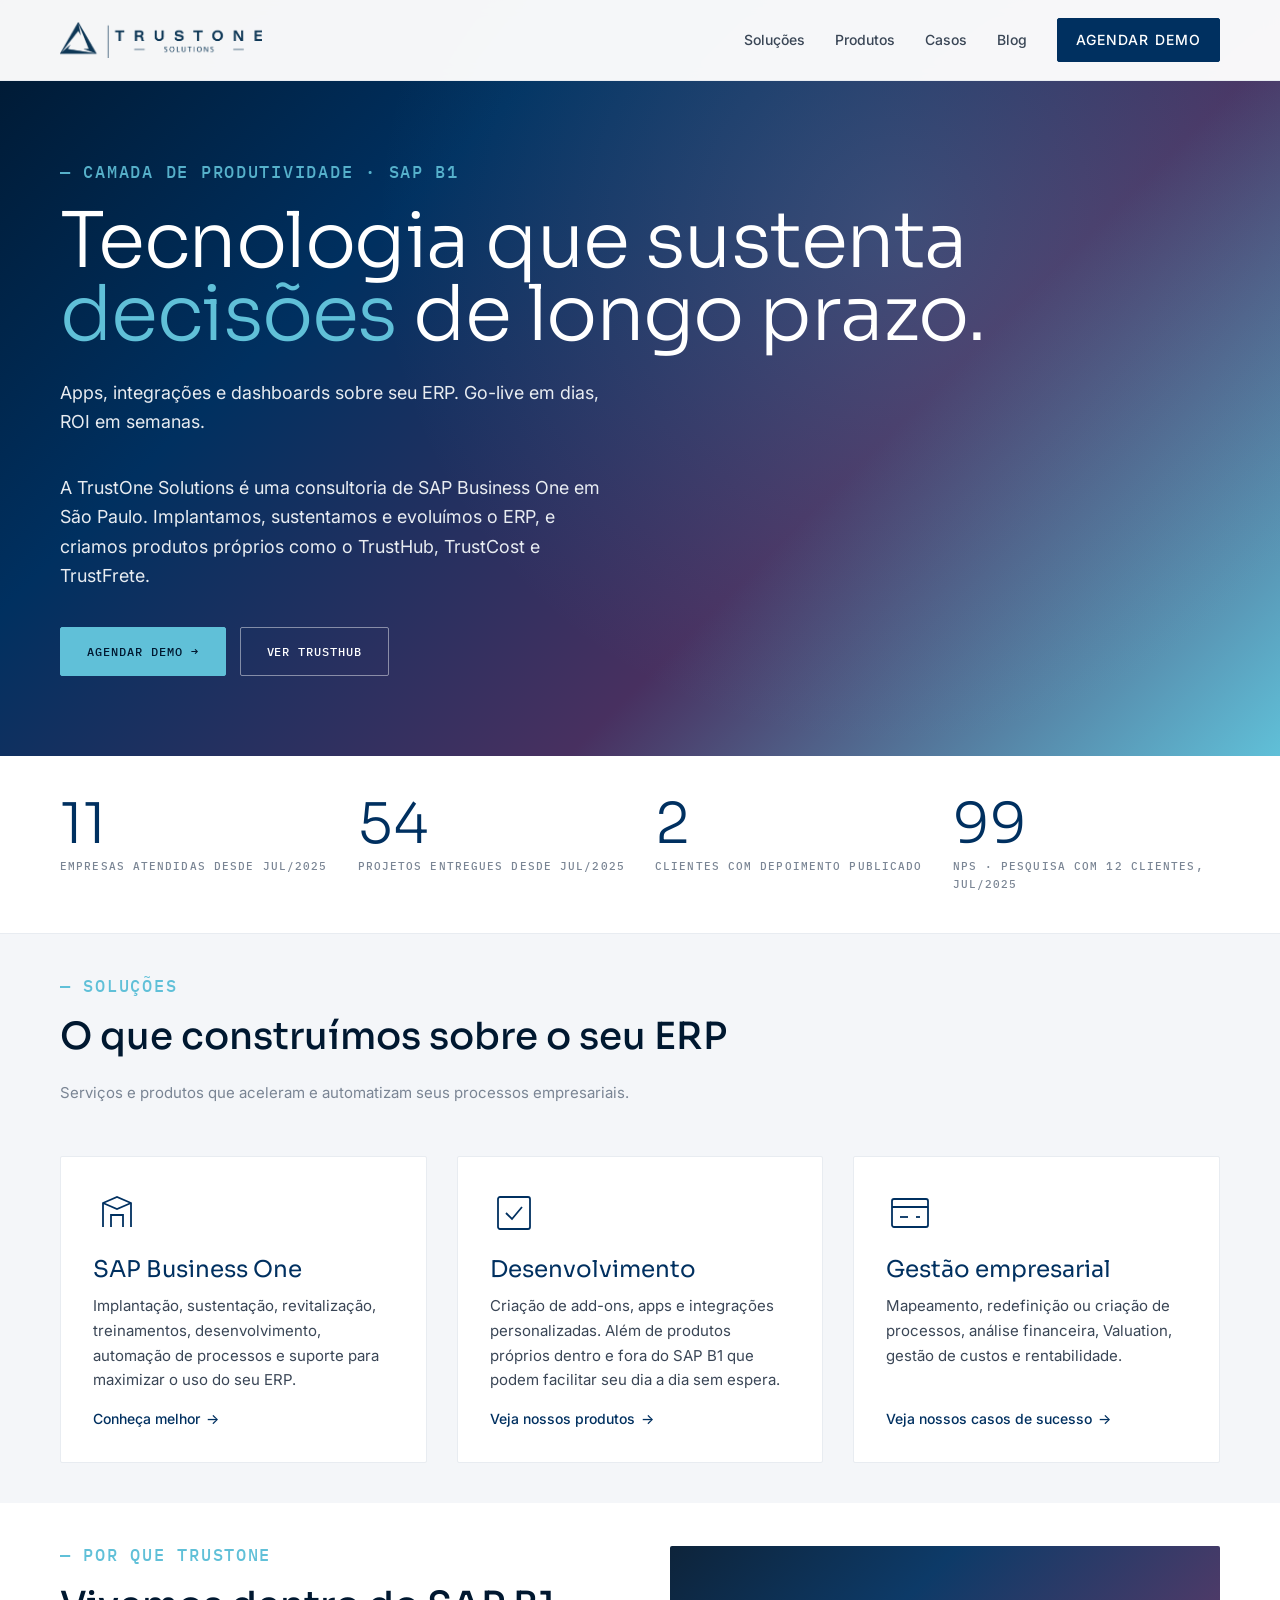
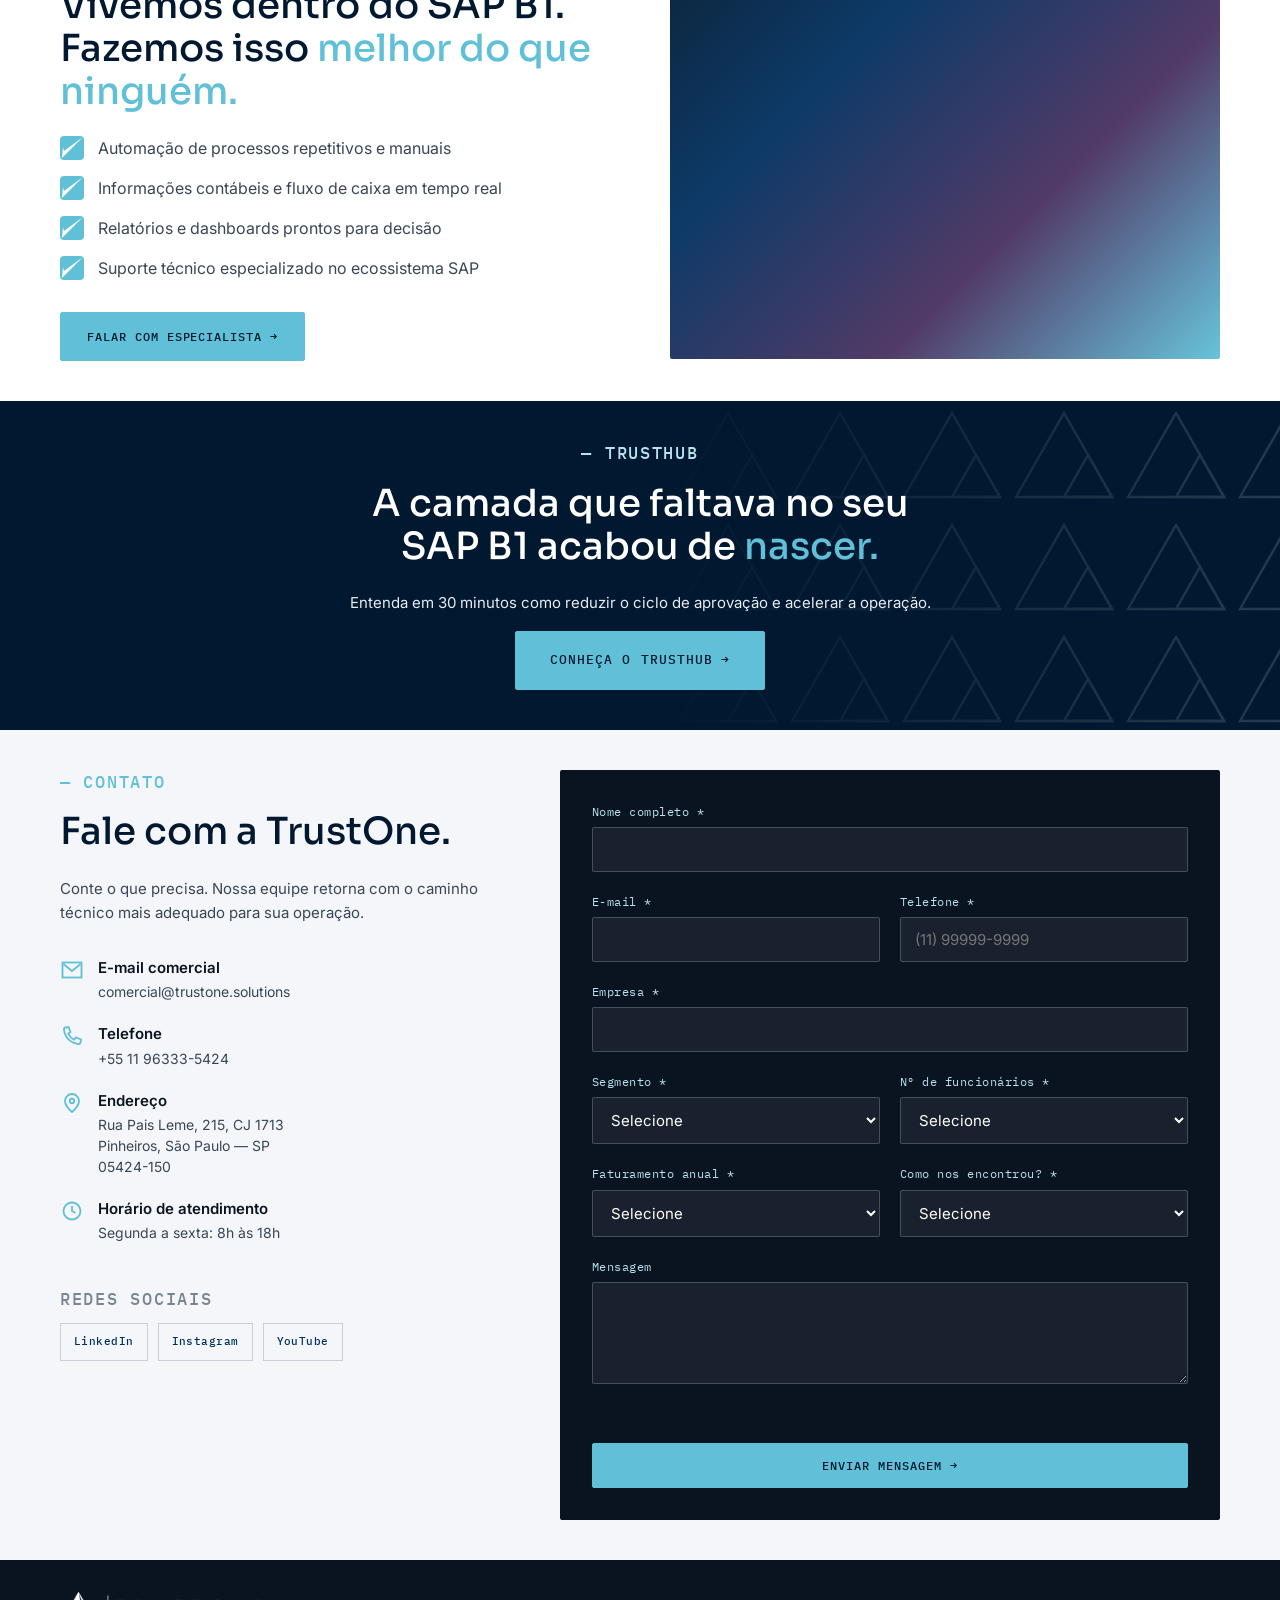
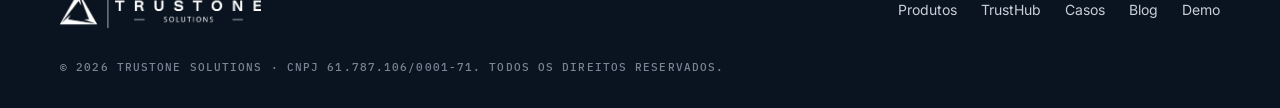
<file: index.html>
<!DOCTYPE html>
<html lang="pt-BR">

<head>
  <meta charset="UTF-8" />
  <meta name="viewport" content="width=device-width, initial-scale=1.0" />
  <meta name="description" content="TrustOne Solutions: consultoria de SAP Business One em São Paulo. Implantação, sustentação, automação, add-ons e o app TrustHub para aprovações." />
  <meta name="keywords" content="SAP Business One, consultoria SAP B1, implantação SAP Business One, TrustHub, TrustOne Solutions, São Paulo">
  <meta name="language" content="pt-BR">
  <link rel="canonical" href="https://trustone.solutions/" />
  <meta property="og:type" content="website" />
  <meta property="og:locale" content="pt_BR" />
  <meta property="og:site_name" content="TrustOne Solutions" />
  <meta property="og:title" content="TrustOne Solutions | Consultoria de SAP Business One em São Paulo" />
  <meta property="og:description" content="Implantação, sustentação, automação e produtos próprios para SAP Business One, como o TrustHub." />
  <meta property="og:url" content="https://trustone.solutions/" />
  <meta property="og:image" content="https://trustone.solutions/assets/logo_horizontal_2cores.png" />
  <link rel="icon" type="image/png" href="assets/favicon.png">
  <title>TrustOne Solutions | Consultoria de SAP Business One em São Paulo</title>
  <script type="application/ld+json">
  {
    "@context": "https://schema.org",
    "@graph": [
      {
        "@type": "ProfessionalService",
        "@id": "https://trustone.solutions/#organization",
        "name": "TrustOne Solutions",
        "url": "https://trustone.solutions/",
        "logo": "https://trustone.solutions/assets/logo_horizontal_2cores.png",
        "description": "Consultoria de SAP Business One: implantação, sustentação, revitalização, treinamentos, desenvolvimento de add-ons e integrações, automação de processos e produtos próprios como o TrustHub.",
        "taxID": "61.787.106/0001-71",
        "telephone": "+55-11-96333-5424",
        "email": "comercial@trustone.solutions",
        "address": {
          "@type": "PostalAddress",
          "streetAddress": "Rua Pais Leme, 215, Conjunto 1713",
          "addressLocality": "São Paulo",
          "addressRegion": "SP",
          "postalCode": "05424-150",
          "addressCountry": "BR"
        },
        "openingHours": "Mo-Fr 08:00-18:00",
        "areaServed": "BR",
        "knowsAbout": ["SAP Business One", "Automação de processos", "Aprovações empresariais", "Custos industriais"],
        "sameAs": [
          "https://www.linkedin.com/company/trustone-solutions/",
          "https://www.instagram.com/trustone.solutions/",
          "https://www.youtube.com/@TrustOneSolutionsB1"
        ]
      },
      {
        "@type": "WebSite",
        "@id": "https://trustone.solutions/#website",
        "url": "https://trustone.solutions/",
        "name": "TrustOne Solutions",
        "inLanguage": "pt-BR",
        "publisher": { "@id": "https://trustone.solutions/#organization" }
      },
      {
        "@type": "FAQPage",
        "mainEntity": [
          {
            "@type": "Question",
            "name": "O que é a TrustOne Solutions?",
            "acceptedAnswer": { "@type": "Answer", "text": "A TrustOne Solutions é uma consultoria e desenvolvedora de produtos para o SAP Business One, com sede em São Paulo (SP). Atua em implantação, sustentação, revitalização, treinamentos, automação de processos, add-ons e integrações." }
          },
          {
            "@type": "Question",
            "name": "O que é o TrustHub?",
            "acceptedAnswer": { "@type": "Answer", "text": "O TrustHub é um aplicativo da TrustOne Solutions para aprovações empresariais integrado ao SAP Business One. Permite decidir pelo celular, com documento completo, anexos e histórico, e devolve a decisão ao ERP." }
          },
          {
            "@type": "Question",
            "name": "Quais produtos a TrustOne oferece para o SAP Business One?",
            "acceptedAnswer": { "@type": "Answer", "text": "TrustHub (aprovações), TrustCost (encerramento de custos) e TrustFrete (despesas de frete)." }
          },
          {
            "@type": "Question",
            "name": "Onde fica a TrustOne Solutions e como falar com a equipe?",
            "acceptedAnswer": { "@type": "Answer", "text": "Rua Pais Leme, 215, conjunto 1713, Pinheiros, São Paulo (SP). Contato: comercial@trustone.solutions ou +55 11 96333-5424, de segunda a sexta, das 8h às 18h." }
          }
        ]
      }
    ]
  }
  </script>

  <!-- Google Fonts: Sora (títulos), Inter (corpo), IBM Plex Mono (labels) -->
  <link rel="preconnect" href="https://fonts.googleapis.com" />
  <link rel="preconnect" href="https://fonts.gstatic.com" crossorigin />
  <link
    href="https://fonts.googleapis.com/css2?family=IBM+Plex+Mono:wght@400;500&family=Inter:wght@400;500;600&family=Sora:wght@300;400;500;600&display=swap"
    rel="stylesheet" />

  <!-- Folha de estilo principal -->
  <link rel="stylesheet" href="style.css" />
</head>

<body>

  <!-- Header / Navegação principal -->
  <header class="site-header" id="header">
    <div class="container header-inner">
      <a href="#" class="logo" aria-label="TrustOne Solutions - Início">
        <img src="assets/logo_horizontal_1cor.png" alt="TrustOne Solutions" />
      </a>

      <nav class="main-nav" id="mainNav" aria-label="Navegação principal">
        <a href="#solucoes">Soluções</a>
        <a href="produtos.html">Produtos</a>
        <a href="casos.html">Casos</a><a href="blog.html">Blog</a>
        <a href="#contato" class="btn btn--small">Agendar demo</a>
      </nav>

      <button class="menu-toggle" id="menuToggle" aria-label="Abrir menu" aria-expanded="false" aria-controls="mainNav">
        <span></span>
        <span></span>
        <span></span>
      </button>
    </div>
  </header>

  <main>
    <!-- Hero Section -->
    <section class="hero" id="home" aria-labelledby="heroTitle">
      <div class="container hero__content">
        <p class="caption caption--mono hero__eyebrow">— Camada de Produtividade · SAP B1</p>
        <h1 id="heroTitle" class="display display--l hero__title">
          Tecnologia que sustenta <span class="text-cyan">decisões</span> de longo prazo.
        </h1>
        <p class="body-text hero__lead">
          Apps, integrações e dashboards sobre seu ERP. Go-live em dias, ROI em semanas.
        </p>
        <p class="body-text hero__lead">
          A TrustOne Solutions é uma consultoria de SAP Business One em São Paulo. Implantamos, sustentamos e evoluímos o ERP, e criamos produtos próprios como o TrustHub, TrustCost e TrustFrete.
        </p>
        <div class="hero__actions">
          <a href="#contato" class="btn btn--primary">Agendar demo <span class="arrow" aria-hidden="true">→</span></a>
          <a href="trusthub.html" class="btn btn--outline">Ver TrustHub</a>
        </div>
      </div>
    </section>

    <!-- Métricas de Impacto -->
    <section class="metrics" aria-labelledby="metricsTitle">
      <h2 id="metricsTitle" class="visually-hidden">Métricas de Impacto</h2>
      <div class="container metrics__grid">
        <article class="metric-card">
          <span class="metric-card__number" data-target="12">12</span>
          <span class="metric-card__label">Empresas atendidas desde jul/2025</span>
        </article>
        <article class="metric-card">
          <span class="metric-card__number" data-target="55">55</span>
          <span class="metric-card__label">Projetos entregues desde jul/2025</span>
        </article>
        <article class="metric-card">
          <span class="metric-card__number" data-target="3">3</span>
          <span class="metric-card__label">Clientes com depoimento publicado</span>
        </article>
        <article class="metric-card">
          <span class="metric-card__number" data-target="100">100</span>
          <span class="metric-card__label">NPS · pesquisa com 12 clientes, jul/2025</span>
        </article>
      </div>
    </section>

    <!-- Produtos / Soluções -->
    <section class="solutions" id="solucoes" aria-labelledby="solutionsTitle">
      <div class="container">
        <header class="section-header">
          <p class="caption caption--mono">— Soluções</p>
          <h2 id="solutionsTitle" class="headline">O que construímos sobre o seu ERP</h2>
          <p class="body-text section-header__lead">Serviços e produtos que aceleram e automatizam seus processos empresariais.</p>
        </header>

        <div class="cards-grid">
          <article class="solution-card">
            <div class="solution-card__icon" aria-hidden="true">
              <svg viewBox="0 0 48 48" fill="none" xmlns="http://www.w3.org/2000/svg">
                <path d="M10 38V14L24 8L38 14V38" stroke="currentColor" stroke-width="1.8" stroke-linejoin="miter" />
                <path d="M18 38V26H30V38" stroke="currentColor" stroke-width="1.8" stroke-linejoin="miter" />
                <path d="M10 14L24 20L38 14" stroke="currentColor" stroke-width="1.8" stroke-linejoin="miter" />
              </svg>
            </div>
            <h3 class="subhead">SAP Business One</h3>
            <p class="body-text">Implantação, sustentação, revitalização, treinamentos, desenvolvimento, automação de processos e suporte para maximizar o uso do seu ERP.</p>
            <a href="sapb1.html" class="link-arrow">Conheça melhor <span aria-hidden="true">→</span></a>
          </article>

          <article class="solution-card">
            <div class="solution-card__icon" aria-hidden="true">
              <svg viewBox="0 0 48 48" fill="none" xmlns="http://www.w3.org/2000/svg">
                <rect x="8" y="8" width="32" height="32" rx="2" stroke="currentColor" stroke-width="1.8"
                  stroke-linejoin="miter" />
                <path d="M16 24L22 30L32 18" stroke="currentColor" stroke-width="1.8" stroke-linejoin="miter" />
              </svg>
            </div>
            <h3 class="subhead">Desenvolvimento</h3>
            <p class="body-text">Criação de add-ons, apps e integrações personalizadas. Além de produtos próprios dentro e fora do SAP B1 que podem facilitar seu dia a dia sem espera.</p>
            <a href="produtos.html" class="link-arrow">Veja nossos produtos <span aria-hidden="true">→</span></a>
          </article>
          
          <article class="solution-card">
            <div class="solution-card__icon" aria-hidden="true">
              <svg viewBox="0 0 48 48" fill="none" xmlns="http://www.w3.org/2000/svg">
                <rect x="6" y="10" width="36" height="28" rx="2" stroke="currentColor" stroke-width="1.8"
                  stroke-linejoin="miter" />
                <path d="M6 18H42" stroke="currentColor" stroke-width="1.8" stroke-linejoin="miter" />
                <path d="M14 28H22" stroke="currentColor" stroke-width="1.8" stroke-linejoin="miter" />
                <path d="M30 28H34" stroke="currentColor" stroke-width="1.8" stroke-linejoin="miter" />
              </svg>
            </div>
            <h3 class="subhead">Gestão empresarial</h3>
            <p class="body-text">Mapeamento, redefinição ou criação de processos, análise financeira, Valuation, gestão de custos e rentabilidade.</p>
            <a href="casos.html" class="link-arrow">Veja nossos casos de sucesso <span aria-hidden="true">→</span></a>
          </article>
        </div>
      </div>
    </section>

    <!-- Diferenciais -->
    <section class="edge" id="sapb1" aria-labelledby="edgeTitle">
      <div class="container edge__layout">
        <div class="edge__copy">
          <p class="caption caption--mono">— Por que TrustOne</p>
          <h2 id="edgeTitle" class="headline">Vivemos dentro do SAP B1. Fazemos isso <span class="text-cyan">melhor do que ninguém.</span></h2>
          <ul class="check-list">
            <li>
              <span class="check-list__icon" aria-hidden="true">
                <img src="assets/check.svg" alt="" />
              </span>
              <span>Automação de processos repetitivos e manuais</span>
            </li>
            <li>
              <span class="check-list__icon" aria-hidden="true">
                <img src="assets/check.svg" alt="" />
              </span>
              <span>Informações contábeis e fluxo de caixa em tempo real</span>
            </li>
            <li>
              <span class="check-list__icon" aria-hidden="true">
                <img src="assets/check.svg" alt="" />
              </span>
              <span>Relatórios e dashboards prontos para decisão</span>
            </li>
            <li>
              <span class="check-list__icon" aria-hidden="true">
                <img src="assets/check.svg" alt="" />
              </span>
              <span>Suporte técnico especializado no ecossistema SAP</span>
            </li>
          </ul>
          <a href="#contato" class="btn btn--primary">Falar com especialista <span class="arrow"
              aria-hidden="true">→</span></a>
        </div>
        <div class="edge__visual" aria-hidden="true">
          <div class="gradient-block"></div>
        </div>
      </div>
    </section>

    <!-- CTA Final -->
    <section class="cta cta--trusthub" id="demo" aria-labelledby="ctaTitle">
      <div class="container cta__content">
        <p class="caption caption--mono caption--light">— TrustHub</p>
        <h2 id="ctaTitle" class="headline headline--light">A camada que faltava no seu SAP B1 acabou de <span class="text-cyan">nascer.</span></h2>
        <p class="body-text body-text--light">Entenda em 30 minutos como reduzir o ciclo de aprovação e acelerar a
          operação.</p>
        <a href="trusthub.html" class="btn btn--primary btn--large">Conheça o TrustHub <span class="arrow" aria-hidden="true">→</span></a>
      </div>
    </section>

    <section class="contact" id="contato" aria-labelledby="contactTitle">
      <div class="container contact__layout">
        <div class="contact__details">
          <p class="caption caption--mono">— Contato</p>
          <h2 id="contactTitle" class="headline">Fale com a TrustOne.</h2>
          <p class="body-text">Conte o que precisa. Nossa equipe retorna com o caminho técnico mais adequado para sua operação.</p>

          <div class="contact__channels">
            <a class="contact-channel" href="mailto:comercial@trustone.solutions">
              <span class="contact-channel__icon" aria-hidden="true">
                <svg viewBox="0 0 24 24" fill="none" xmlns="http://www.w3.org/2000/svg"><rect x="2.5" y="4.5" width="19" height="15" stroke="currentColor" stroke-width="1.8"/><path d="M3.5 6L12 13L20.5 6" stroke="currentColor" stroke-width="1.8"/></svg>
              </span>
              <span><strong>E-mail comercial</strong><small>comercial@trustone.solutions</small></span>
            </a>
            <a class="contact-channel" href="tel:+5511963335424">
              <span class="contact-channel__icon" aria-hidden="true">
                <svg viewBox="0 0 24 24" fill="none" xmlns="http://www.w3.org/2000/svg"><path d="M5.5 3.5L8.5 3L10.5 8L8.2 9.7C9.45 12.25 11.5 14.4 14.1 15.7L15.9 13.45L21 15.5L20.5 18.5C20.35 19.45 19.5 20.15 18.55 20.05C10.45 19.2 4.8 13.55 3.95 5.45C3.85 4.5 4.55 3.65 5.5 3.5Z" stroke="currentColor" stroke-width="1.8" stroke-linejoin="miter"/></svg>
              </span>
              <span><strong>Telefone</strong><small>+55 11 96333-5424</small></span>
            </a>
            <a class="contact-channel" href="https://maps.google.com/?q=Rua+Pais+Leme,+215,+CJ+1713,+Pinheiros,+Sao+Paulo,+SP,+05424-150" target="_blank" rel="noopener noreferrer">
              <span class="contact-channel__icon" aria-hidden="true">
                <svg viewBox="0 0 24 24" fill="none" xmlns="http://www.w3.org/2000/svg"><path d="M19 10C19 15 12 21 12 21C12 21 5 15 5 10C5 6.13 8.13 3 12 3C15.87 3 19 6.13 19 10Z" stroke="currentColor" stroke-width="1.8"/><circle cx="12" cy="10" r="2.25" stroke="currentColor" stroke-width="1.8"/></svg>
              </span>
              <span><strong>Endereço</strong><small>Rua Pais Leme, 215, CJ 1713<br>Pinheiros, São Paulo — SP<br>05424-150</small></span>
            </a>
            <div class="contact-channel">
              <span class="contact-channel__icon" aria-hidden="true">
                <svg viewBox="0 0 24 24" fill="none" xmlns="http://www.w3.org/2000/svg"><circle cx="12" cy="12" r="8.5" stroke="currentColor" stroke-width="1.8"/><path d="M12 7V12L15.5 14" stroke="currentColor" stroke-width="1.8"/></svg>
              </span>
              <span><strong>Horário de atendimento</strong><small>Segunda a sexta: 8h às 18h</small></span>
            </div>
          </div>

          <div class="contact__socials">
            <p class="caption">Redes sociais</p>
            <div class="contact__social-links">
              <a href="https://www.linkedin.com/company/trustone-solutions/" target="_blank" rel="noopener noreferrer" aria-label="LinkedIn da TrustOne">LinkedIn</a>
              <a href="https://www.instagram.com/trustone.solutions/" target="_blank" rel="noopener noreferrer" aria-label="Instagram da TrustOne">Instagram</a>
              <a href="https://www.youtube.com/@TrustOneSolutionsB1" target="_blank" rel="noopener noreferrer" aria-label="YouTube da TrustOne">YouTube</a>
            </div>
          </div>
        </div>

        <div class="contact__form">
          <form class="lead-form" id="contactForm" novalidate>
            <input type="hidden" name="request_type" value="contact" />
            <div class="lead-form__trap" aria-hidden="true"><label>Não preencha<input type="text" name="website" tabindex="-1" autocomplete="off" /></label></div>

            <div class="field field--full"><label for="lf-name">Nome completo *</label><input id="lf-name" name="full_name" type="text" autocomplete="name" maxlength="255" required /></div>
            <div class="field"><label for="lf-email">E-mail *</label><input id="lf-email" name="email" type="email" autocomplete="email" maxlength="255" required /></div>
            <div class="field"><label for="lf-phone">Telefone *</label><input id="lf-phone" name="phone" type="tel" autocomplete="tel" placeholder="(11) 99999-9999" maxlength="30" required /></div>
            <div class="field field--full"><label for="lf-company">Empresa *</label><input id="lf-company" name="company_name" type="text" autocomplete="organization" maxlength="255" required /></div>
            <div class="field"><label for="lf-segment">Segmento *</label>
              <select id="lf-segment" name="segment" required>
                <option value="">Selecione</option><option>Indústria</option><option>Comércio / Distribuição</option><option>Serviços</option><option>Tecnologia</option><option>Saúde</option><option>Agronegócio</option><option>Construção</option><option>Outro</option>
              </select></div>
            <div class="field"><label for="lf-employees">Nº de funcionários *</label>
              <select id="lf-employees" name="employee_count" required>
                <option value="">Selecione</option><option>1-10</option><option>11-50</option><option>51-100</option><option>101-500</option><option>501-1000</option><option>Mais de 1000</option>
              </select></div>
            <div class="field"><label for="lf-revenue">Faturamento anual *</label>
              <select id="lf-revenue" name="annual_revenue" required>
                <option value="">Selecione</option><option>Até R$ 4,8 milhões</option><option>R$ 4,8 a 30 milhões</option><option>R$ 30 a 100 milhões</option><option>R$ 100 a 300 milhões</option><option>Acima de R$ 300 milhões</option>
              </select></div>
            <div class="field"><label for="lf-found">Como nos encontrou? *</label>
              <select id="lf-found" name="found_us" required>
                <option value="">Selecione</option><option>Google</option><option>LinkedIn</option><option>Instagram</option><option>YouTube</option><option>Indicação</option><option>Evento</option><option>Outro</option>
              </select></div>
            <div class="field field--full"><label for="lf-message">Mensagem</label><textarea id="lf-message" name="message" rows="4" maxlength="5000"></textarea></div>

            <p class="lead-form__status" id="contactStatus" role="status" aria-live="polite"></p>
            <button type="submit" class="btn btn--primary lead-form__submit">Enviar mensagem <span class="arrow" aria-hidden="true">→</span></button>
          </form>
        </div>
      </div>
    </section>
  </main>

  <!-- Footer -->
  <footer class="site-footer" id="conteudo">
    <div class="container footer-inner">
      <a href="#" class="logo logo--footer" aria-label="TrustOne Solutions - Início">
        <img src="assets/logo_horizontal_2cores.png" alt="TrustOne Solutions" />
      </a>
      <nav class="footer-nav" aria-label="Links do rodapé">
        <a href="produtos.html">Produtos</a>
        <a href="trusthub.html">TrustHub</a>
        <a href="casos.html">Casos</a><a href="blog.html">Blog</a>
        <a href="#contato">Demo</a>
      </nav>
      <p class="caption caption--mono footer__legal">© 2026 TrustOne Solutions · CNPJ 61.787.106/0001-71. Todos os direitos reservados.</p>
    </div>
  </footer>

  <script src="script.js"></script>
</body>

</html>
</file>
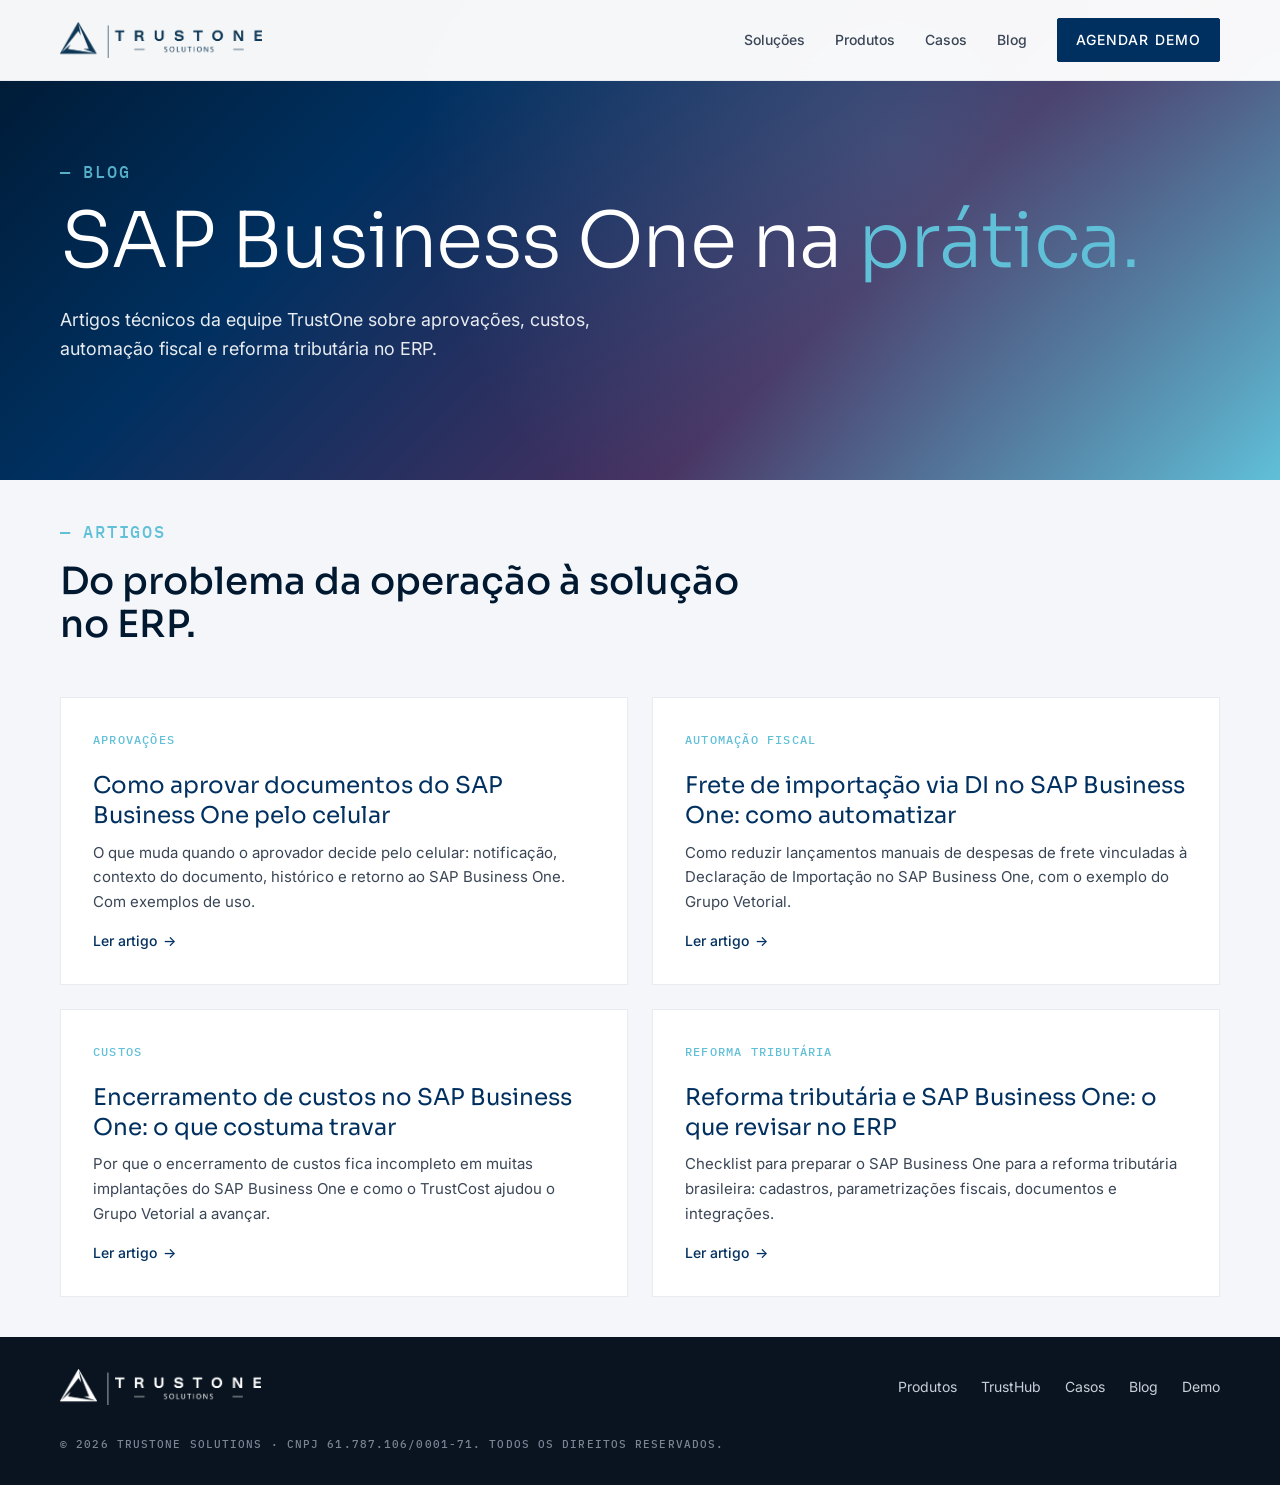
<file: blog.html>
<!DOCTYPE html>
<html lang="pt-BR">
<head>
  <meta charset="UTF-8" />
  <meta name="viewport" content="width=device-width, initial-scale=1.0" />
  <meta name="description" content="Artigos da TrustOne Solutions sobre SAP Business One: aprovações pelo celular, frete via DI, encerramento de custos e reforma tributária." />
  <meta name="language" content="pt-BR">
  <link rel="canonical" href="https://trustone.solutions/blog.html" />
  <meta property="og:type" content="website" />
  <meta property="og:locale" content="pt_BR" />
  <meta property="og:site_name" content="TrustOne Solutions" />
  <meta property="og:title" content="Blog TrustOne | SAP Business One, aprovações, custos e automação" />
  <meta property="og:description" content="Artigos da TrustOne Solutions sobre SAP Business One: aprovações pelo celular, frete via DI, encerramento de custos e reforma tributária." />
  <meta property="og:url" content="https://trustone.solutions/blog.html" />
  <meta property="og:image" content="https://trustone.solutions/assets/logo_horizontal_2cores.png" />
  <link rel="icon" type="image/png" href="/assets/favicon.png">
  <title>Blog TrustOne | SAP Business One, aprovações, custos e automação</title>
  <link rel="preconnect" href="https://fonts.googleapis.com" />
  <link rel="preconnect" href="https://fonts.gstatic.com" crossorigin />
  <link href="https://fonts.googleapis.com/css2?family=IBM+Plex+Mono:wght@400;500&family=Inter:wght@400;500;600&family=Sora:wght@300;400;500;600&display=swap" rel="stylesheet" />
  <link rel="stylesheet" href="/style.css" />
  <link rel="stylesheet" href="/pages.css" />
  <link rel="stylesheet" href="/blog.css" />
  <script type="application/ld+json">
{
  "@context": "https://schema.org",
  "@type": "Blog",
  "name": "Blog TrustOne Solutions",
  "url": "https://trustone.solutions/blog.html",
  "inLanguage": "pt-BR",
  "publisher": {
    "@type": "Organization",
    "name": "TrustOne Solutions",
    "url": "https://trustone.solutions/"
  },
  "blogPost": [
    {
      "@type": "BlogPosting",
      "headline": "Como aprovar documentos do SAP Business One pelo celular",
      "url": "https://trustone.solutions/blog/aprovar-documentos-sap-business-one-pelo-celular.html",
      "datePublished": "2026-11-16"
    },
    {
      "@type": "BlogPosting",
      "headline": "Frete de importação via DI no SAP Business One: como automatizar",
      "url": "https://trustone.solutions/blog/frete-de-importacao-di-sap-business-one.html",
      "datePublished": "2026-11-16"
    },
    {
      "@type": "BlogPosting",
      "headline": "Encerramento de custos no SAP Business One: o que costuma travar",
      "url": "https://trustone.solutions/blog/encerramento-de-custos-sap-business-one.html",
      "datePublished": "2026-11-16"
    },
    {
      "@type": "BlogPosting",
      "headline": "Reforma tributária e SAP Business One: o que revisar no ERP",
      "url": "https://trustone.solutions/blog/reforma-tributaria-e-sap-business-one.html",
      "datePublished": "2026-11-16"
    }
  ]
}
  </script>
</head>
<body>
  <header class="site-header" id="header">
    <div class="container header-inner">
      <a href="/index.html" class="logo" aria-label="TrustOne Solutions - Início"><img src="/assets/logo_horizontal_1cor.png" alt="TrustOne Solutions" /></a>
      <nav class="main-nav" id="mainNav" aria-label="Navegação principal">
        <a href="/index.html#solucoes">Soluções</a>
        <a href="/produtos.html">Produtos</a>
        <a href="/casos.html">Casos</a>
        <a href="/blog.html">Blog</a>
        <a href="/index.html#contato" class="btn btn--small">Agendar demo</a>
      </nav>
      <button class="menu-toggle" id="menuToggle" aria-label="Abrir menu" aria-expanded="false" aria-controls="mainNav"><span></span><span></span><span></span></button>
    </div>
  </header>

  <main>
    <section class="hero" aria-labelledby="blogTitle">
      <div class="container hero__content">
        <p class="caption caption--mono hero__eyebrow">— Blog</p>
        <h1 id="blogTitle" class="display display--l hero__title">SAP Business One na <span class="text-cyan">prática.</span></h1>
        <p class="body-text hero__lead">Artigos técnicos da equipe TrustOne sobre aprovações, custos, automação fiscal e reforma tributária no ERP.</p>
      </div>
    </section>
    <section aria-labelledby="blogList">
      <div class="container">
        <header class="section-header"><p class="caption caption--mono">— Artigos</p><h2 id="blogList" class="headline">Do problema da operação à solução no ERP.</h2></header>
        <div class="case-grid">
          <article class="case-card">
            <span class="card-kicker case-card__status">Aprovações</span>
            <h2 class="subhead"><a href="/blog/aprovar-documentos-sap-business-one-pelo-celular.html">Como aprovar documentos do SAP Business One pelo celular</a></h2>
            <p class="body-text">O que muda quando o aprovador decide pelo celular: notificação, contexto do documento, histórico e retorno ao SAP Business One. Com exemplos de uso.</p>
            <a href="/blog/aprovar-documentos-sap-business-one-pelo-celular.html" class="link-arrow">Ler artigo <span aria-hidden="true">→</span></a>
          </article>
          <article class="case-card">
            <span class="card-kicker case-card__status">Automação fiscal</span>
            <h2 class="subhead"><a href="/blog/frete-de-importacao-di-sap-business-one.html">Frete de importação via DI no SAP Business One: como automatizar</a></h2>
            <p class="body-text">Como reduzir lançamentos manuais de despesas de frete vinculadas à Declaração de Importação no SAP Business One, com o exemplo do Grupo Vetorial.</p>
            <a href="/blog/frete-de-importacao-di-sap-business-one.html" class="link-arrow">Ler artigo <span aria-hidden="true">→</span></a>
          </article>
          <article class="case-card">
            <span class="card-kicker case-card__status">Custos</span>
            <h2 class="subhead"><a href="/blog/encerramento-de-custos-sap-business-one.html">Encerramento de custos no SAP Business One: o que costuma travar</a></h2>
            <p class="body-text">Por que o encerramento de custos fica incompleto em muitas implantações do SAP Business One e como o TrustCost ajudou o Grupo Vetorial a avançar.</p>
            <a href="/blog/encerramento-de-custos-sap-business-one.html" class="link-arrow">Ler artigo <span aria-hidden="true">→</span></a>
          </article>
          <article class="case-card">
            <span class="card-kicker case-card__status">Reforma tributária</span>
            <h2 class="subhead"><a href="/blog/reforma-tributaria-e-sap-business-one.html">Reforma tributária e SAP Business One: o que revisar no ERP</a></h2>
            <p class="body-text">Checklist para preparar o SAP Business One para a reforma tributária brasileira: cadastros, parametrizações fiscais, documentos e integrações.</p>
            <a href="/blog/reforma-tributaria-e-sap-business-one.html" class="link-arrow">Ler artigo <span aria-hidden="true">→</span></a>
          </article>
        </div>
      </div>
    </section>
  </main>

  <footer class="site-footer">
    <div class="container footer-inner">
      <a href="/index.html" class="logo logo--footer" aria-label="TrustOne Solutions - Início"><img src="/assets/logo_horizontal_2cores.png" alt="TrustOne Solutions" /></a>
      <nav class="footer-nav" aria-label="Links do rodapé"><a href="/produtos.html">Produtos</a><a href="/trusthub.html">TrustHub</a><a href="/casos.html">Casos</a><a href="/blog.html">Blog</a><a href="/index.html#contato">Demo</a></nav>
      <p class="caption caption--mono footer__legal">© 2026 TrustOne Solutions · CNPJ 61.787.106/0001-71. Todos os direitos reservados.</p>
    </div>
  </footer>
  <script src="/script.js"></script>
</body>
</html>
</file>
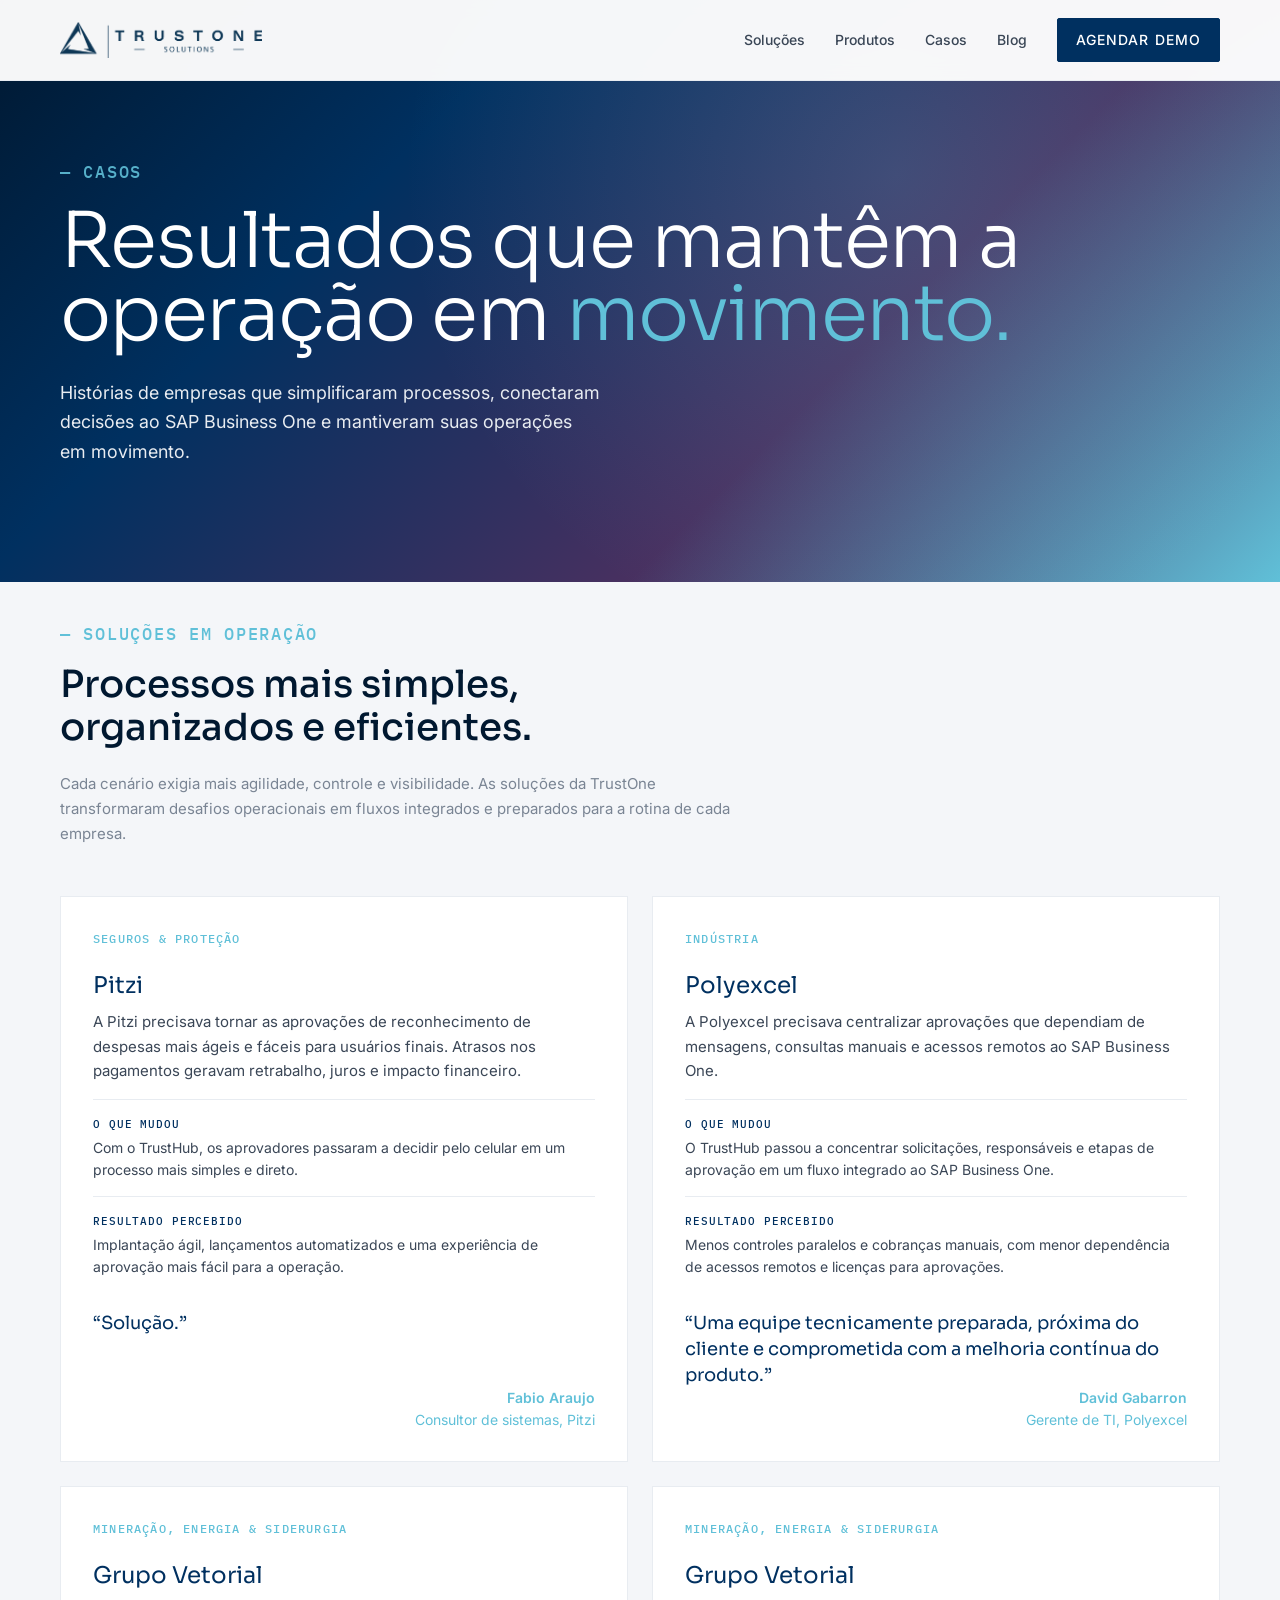
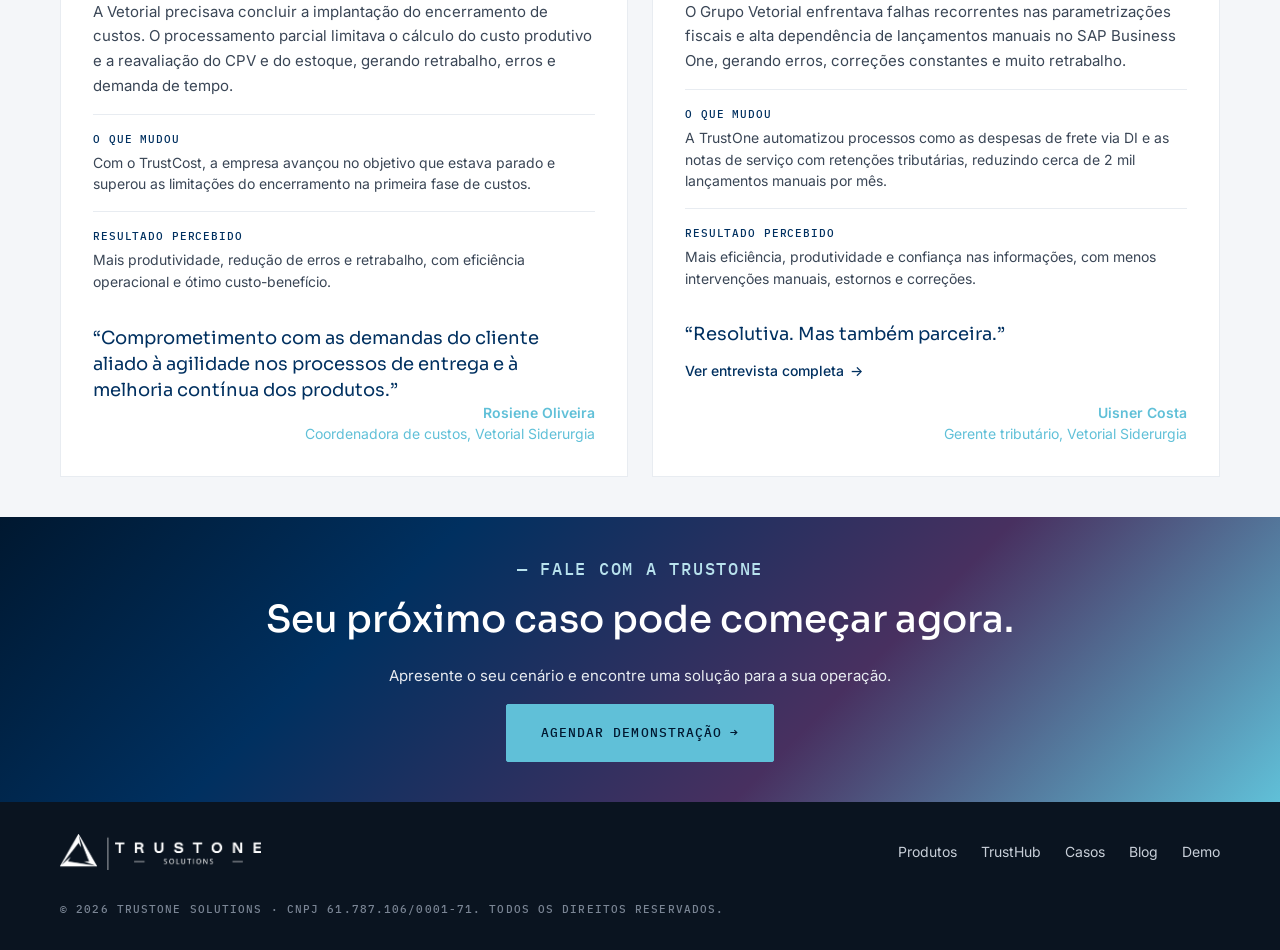
<file: casos.html>
<!DOCTYPE html>
<html lang="pt-BR">
<head>
  <meta charset="UTF-8" />
  <meta name="viewport" content="width=device-width, initial-scale=1.0" />
  <meta name="description" content="Casos de sucesso da TrustOne Solutions com SAP Business One: Pitzi, Polyexcel e Grupo Vetorial. Aprovações pelo celular, custos e automação fiscal." />
  <link rel="canonical" href="https://trustone.solutions/casos.html" />
  <meta property="og:type" content="website" />
  <meta property="og:site_name" content="TrustOne Solutions" />
  <meta property="og:title" content="Casos de sucesso | TrustOne Solutions" />
  <meta property="og:url" content="https://trustone.solutions/casos.html" />
  <meta name="keywords" content="SAP Business One, consultoria empresarial, analytics, desenvolvimento, gestão empresarial, ERP, business intelligence, automação de processos, São Paulo">
  <meta name="language" content="pt-BR">
  <link rel="icon" type="image/png" href="assets/favicon.png">
  <title>Casos de sucesso com SAP Business One | TrustOne Solutions</title>
  <link rel="preconnect" href="https://fonts.googleapis.com" />
  <link rel="preconnect" href="https://fonts.gstatic.com" crossorigin />
  <link href="https://fonts.googleapis.com/css2?family=IBM+Plex+Mono:wght@400;500&family=Inter:wght@400;500;600&family=Sora:wght@300;400;500;600&display=swap" rel="stylesheet" />
  <link rel="stylesheet" href="style.css" />
  <link rel="stylesheet" href="pages.css" />
</head>
<body>
  <header class="site-header" id="header">
    <div class="container header-inner">
      <a href="index.html" class="logo" aria-label="TrustOne Solutions - Início"><img src="assets/logo_horizontal_1cor.png" alt="TrustOne Solutions" /></a>
      <nav class="main-nav" id="mainNav" aria-label="Navegação principal">
        <a href="index.html#solucoes">Soluções</a>
        <a href="produtos.html">Produtos</a>
        <a href="casos.html">Casos</a><a href="blog.html">Blog</a>
        <a href="index.html#contato" class="btn btn--small">Agendar demo</a>
      </nav>
      <button class="menu-toggle" id="menuToggle" aria-label="Abrir menu" aria-expanded="false" aria-controls="mainNav"><span></span><span></span><span></span></button>
    </div>
  </header>

  <main>
    <section class="hero" aria-labelledby="casesTitle">
      <div class="container hero__content">
        <p class="caption caption--mono hero__eyebrow">— Casos</p>
        <h1 id="casesTitle" class="display display--l hero__title">Resultados que mantêm a operação em <span class="text-cyan">movimento.</span></h1>
        <p class="body-text hero__lead">Histórias de empresas que simplificaram processos, conectaram decisões ao SAP Business One e mantiveram suas operações em movimento.</p>
      </div>
    </section>

    <section aria-labelledby="casesTitleList">
      <div class="container">
        <header class="section-header">
          <p class="caption caption--mono">— Soluções em operação</p>
          <h2 id="casesTitleList" class="headline">Processos mais simples, organizados e eficientes.</h2>
          <p class="body-text section-header__lead">Cada cenário exigia mais agilidade, controle e visibilidade. As soluções da TrustOne transformaram desafios operacionais em fluxos integrados e preparados para a rotina de cada empresa.</p>
        </header>
        <div class="case-grid" aria-label="Casos de sucesso da TrustOne">
          <article class="case-card">
            <span class="card-kicker case-card__status">Seguros &amp; Proteção</span>
            <h2 class="subhead">Pitzi</h2>
            <p class="body-text">A Pitzi precisava tornar as aprovações de reconhecimento de despesas mais ágeis e fáceis para usuários finais. Atrasos nos pagamentos geravam retrabalho, juros e impacto financeiro.</p>
            <div class="case-card__detail"><strong>O que mudou</strong><span>Com o TrustHub, os aprovadores passaram a decidir pelo celular em um processo mais simples e direto.</span></div>
            <div class="case-card__detail"><strong>Resultado percebido</strong><span>Implantação ágil, lançamentos automatizados e uma experiência de aprovação mais fácil para a operação.</span></div>
            <p class="case-card__quote">“Solução.”</p>
            <p class="case-card__author"><span>Fabio Araujo</span><span>Consultor de sistemas, Pitzi</span></p>
          </article>
          <article class="case-card">
            <span class="card-kicker case-card__status">Indústria</span>
            <h2 class="subhead">Polyexcel</h2>
            <p class="body-text">A Polyexcel precisava centralizar aprovações que dependiam de mensagens, consultas manuais e acessos remotos ao SAP Business One.</p>
            <div class="case-card__detail"><strong>O que mudou</strong><span>O TrustHub passou a concentrar solicitações, responsáveis e etapas de aprovação em um fluxo integrado ao SAP Business One.</span></div>
            <div class="case-card__detail"><strong>Resultado percebido</strong><span>Menos controles paralelos e cobranças manuais, com menor dependência de acessos remotos e licenças para aprovações.</span></div>
            <p class="case-card__quote">“Uma equipe tecnicamente preparada, próxima do cliente e comprometida com a melhoria contínua do produto.”</p>
            <p class="case-card__author"><span>David Gabarron</span><span>Gerente de TI, Polyexcel</span></p>
          </article>
          <article class="case-card">
            <span class="card-kicker case-card__status">Mineração, Energia &amp; Siderurgia</span>
            <h2 class="subhead">Grupo Vetorial</h2>
            <p class="body-text">A Vetorial precisava concluir a implantação do encerramento de custos. O processamento parcial limitava o cálculo do custo produtivo e a reavaliação do CPV e do estoque, gerando retrabalho, erros e demanda de tempo.</p>
            <div class="case-card__detail"><strong>O que mudou</strong><span>Com o TrustCost, a empresa avançou no objetivo que estava parado e superou as limitações do encerramento na primeira fase de custos.</span></div>
            <div class="case-card__detail"><strong>Resultado percebido</strong><span>Mais produtividade, redução de erros e retrabalho, com eficiência operacional e ótimo custo-benefício.</span></div>
            <p class="case-card__quote">“Comprometimento com as demandas do cliente aliado à agilidade nos processos de entrega e à melhoria contínua dos produtos.”</p>
            <p class="case-card__author"><span>Rosiene Oliveira</span><span> Coordenadora de custos, Vetorial Siderurgia</span></p>
          </article>
          <article class="case-card">
            <span class="card-kicker case-card__status">Mineração, Energia &amp; Siderurgia</span>
            <h2 class="subhead">Grupo Vetorial</h2>
            <p class="body-text">O Grupo Vetorial enfrentava falhas recorrentes nas parametrizações fiscais e alta dependência de lançamentos manuais no SAP Business One, gerando erros, correções constantes e muito retrabalho.</p>
            <div class="case-card__detail"><strong>O que mudou</strong><span>A TrustOne automatizou processos como as despesas de frete via DI e as notas de serviço com retenções tributárias, reduzindo cerca de 2 mil lançamentos manuais por mês.</span></div>
            <div class="case-card__detail"><strong>Resultado percebido</strong><span>Mais eficiência, produtividade e confiança nas informações, com menos intervenções manuais, estornos e correções.</span></div>
            <p class="case-card__quote">“Resolutiva. Mas também parceira.”</p>
            <button class="link-arrow case-card__link" type="button" data-modal-open="modalGrupoVetorial">Ver entrevista completa <span aria-hidden="true">→</span></button>
            <p class="case-card__author"><span>Uisner Costa</span><span>Gerente tributário, Vetorial Siderurgia</span></p>
          </article>
        </div>
      </div>
    </section>

    <section class="final-cta" aria-labelledby="casesCtaTitle">
      <div class="container final-cta__content">
        <p class="caption caption--light">— Fale com a TrustOne</p>
        <h2 id="casesCtaTitle" class="headline">Seu próximo caso pode começar agora.</h2>
        <p class="body-text">Apresente o seu cenário e encontre uma solução para a sua operação.</p>
        <a href="index.html#contato" class="btn btn--primary btn--large">Agendar demonstração<span aria-hidden="true">→</span></a>
      </div>
    </section>
  </main>

  <dialog class="case-modal" id="modalGrupoVetorial" aria-labelledby="modalGrupoVetorialTitle">
    <div class="case-modal__inner">
      <header class="case-modal__header">
        <div>
          <p class="caption caption--mono">— Entrevista completa</p>
          <h2 id="modalGrupoVetorialTitle" class="subhead case-modal__title">Grupo Vetorial</h2>
          <p class="caption case-modal__meta">Uisner Costa · Gerente tributário · Mineração, Energia &amp; Siderurgia</p>
        </div>
        <button class="case-modal__close" type="button" data-modal-close aria-label="Fechar entrevista"><span aria-hidden="true">×</span></button>
      </header>
      <div class="case-modal__body">
        <div class="case-modal__qa"><h3>Qual é o nome da sua empresa e segmento?</h3><p>Grupo Vetorial (mineração, energia e siderurgia).</p></div>
        <div class="case-modal__qa"><h3>Qual era o principal desafio antes da TrustOne?</h3><p>Nosso principal desafio era ter um ERP que proporcionasse maior governança e segurança às informações geradas a partir dos lançamentos fiscais, além de trazer mais automação e eficiência aos processos.</p></div>
        <div class="case-modal__qa"><h3>Como estavam seus processos e uso do ERP naquele momento?</h3><p>Tínhamos um problema crônico de falhas nas parametrizações fiscais e alta dependência de lançamentos manuais, o que gerava erros recorrentes, necessidade constante de correções e um volume significativo de retrabalho.</p></div>
        <div class="case-modal__qa"><h3>O que não estava funcionando bem no seu ERP/processos?</h3><p>Tínhamos dificuldades principalmente nas parametrizações fiscais, no tratamento das despesas de frete via DI e nos lançamentos automatizados via DF-e, o que demandava intervenções e correções recorrentes.</p></div>
        <div class="case-modal__qa"><h3>Quais impactos isso causava no dia a dia (tempo, retrabalho, erros, financeiro)?</h3><p>Gerava muito retrabalho, principalmente com estornos e correções de lançamentos, além de um consumo significativo de tempo que poderia estar sendo direcionado para atividades mais analíticas e estratégicas.</p></div>
        <div class="case-modal__qa"><h3>Você já tinha tentado resolver isso antes? Como foi?</h3><p>Sim. Já havíamos tentado solucionar internamente, mas foi necessário o apoio de uma consultoria especializada em SAP B1 para avançarmos de forma mais efetiva.</p></div>
        <div class="case-modal__qa"><h3>O que fez você escolher a TrustOne Solutions?</h3><p>Confesso que, até então, não conhecíamos a TrustOne. No entanto, o escopo de trabalho proposto foi totalmente aderente às nossas necessidades. O prazo do projeto, o envolvimento do consultor e as possibilidades de automação de processos que antes não conseguíamos realizar foram diferenciais importantes na nossa escolha.</p></div>
        <div class="case-modal__qa"><h3>Teve alguma dúvida ou receio antes de fechar?</h3><p>Estaria mentindo se dissesse que não. Tivemos, sim, algum receio, principalmente por ainda não conhecermos o trabalho da TrustOne. Após o início do projeto, porém, essa percepção mudou rapidamente.</p></div>
        <div class="case-modal__qa"><h3>O que te passou segurança na decisão?</h3><p>Desde a apresentação da proposta, passando pelo kickoff e por todo o cronograma de entregas, ficou claro que havia segurança e comprometimento com tudo o que havia sido proposto, o que nos trouxe confiança na decisão.</p></div>
        <div class="case-modal__qa"><h3>Como foi o processo de implantação/consultoria?</h3><p>Tivemos e ainda temos projetos em andamento e, em todos eles, o processo tem sido tranquilo, com grande proximidade e disponibilidade da consultoria. Posso dizer, com segurança, que esse é um dos grandes diferenciais da TrustOne.</p></div>
        <div class="case-modal__qa"><h3>O que mais te chamou atenção na forma que trabalhamos?</h3><p>A proximidade e a disponibilidade para compreender o nosso business, aliadas à capacidade de transformar nossas necessidades em soluções práticas, inclusive para problemas que, até então, não conseguíamos resolver.</p></div>
        <div class="case-modal__qa"><h3>Você sentiu diferença no nível técnico ou organização?</h3><p>Seguramente sim.</p></div>
        <div class="case-modal__qa"><h3>O que melhorou depois da TrustOne?</h3><p>Eficiência, produtividade e confiança das informações.</p></div>
        <div class="case-modal__qa"><h3>Você percebeu ganho de produtividade? Como?</h3><p>Sim, de forma significativa. Automatizamos processos que antes eram manuais, como o lançamento das despesas de frete via DI, reduzindo em média 2 mil lançamentos manuais por mês. Também automatizamos informações fiscais e retenções nas notas de serviços, entre outras melhorias que trouxeram ganho relevante de produtividade para o time.</p></div>
        <div class="case-modal__qa"><h3>Houve redução de erros ou retrabalho?</h3><p>Sim. A redução das intervenções manuais trouxe mais segurança aos lançamentos e diminuiu significativamente a necessidade de correções e estornos.</p></div>
        <div class="case-modal__qa"><h3>Consegue dar um exemplo prático de melhoria?</h3><p>O lançamento das despesas de frete via DI é um ótimo exemplo. Um processo que demandava grande volume de lançamentos manuais passou a ser automatizado, trazendo mais agilidade e confiabilidade ao processo.</p></div>
        <div class="case-modal__qa"><h3>Teve impacto financeiro ou operacional mensurável?</h3><p>Sim. Além da redução média de aproximadamente 2 mil lançamentos manuais por mês, tivemos ganhos em outros processos. Um exemplo relevante foi a automatização das notas fiscais de serviços com retenções tributárias, que deixou de ser um ponto recorrente de erros e retrabalho.</p></div>
        <div class="case-modal__qa"><h3>O investimento valeu a pena? Por quê?</h3><p>Sim. Como mencionado, tínhamos problemas crônicos para os quais já havíamos buscado alternativas, sem conseguir uma solução efetiva. Os resultados alcançados até aqui demonstram que o investimento valeu a pena.</p></div>
        <div class="case-modal__qa"><h3>Hoje você enxerga seu ERP de forma diferente?</h3><p>Sim. Entendemos hoje que o ERP possui possibilidades que antes não conseguíamos explorar. Estamos em um processo contínuo de evolução, com projetos já concluídos e outros em andamento. Os projetos finalizados já trouxeram resultados positivos, e os próximos tendem a ampliar ainda mais a automação, segurança e eficiência dos nossos processos.</p></div>
        <div class="case-modal__qa"><h3>Como você descreveria a TrustOne em uma frase?</h3><p>Resolutiva. Mas também “parceira”.</p></div>
        <div class="case-modal__qa"><h3>Você recomendaria? Para quem?</h3><p>Sim. Para empresas que enfrentam problemas semelhantes aos que tivemos e que buscam soluções efetivas para seus processos.</p></div>
      </div>
    </div>
  </dialog>

  <footer class="site-footer">
    <div class="container footer-inner">
      <a href="index.html" class="logo logo--footer" aria-label="TrustOne Solutions - Início"><img src="assets/logo_horizontal_2cores.png" alt="TrustOne Solutions" /></a>
      <nav class="footer-nav" aria-label="Links do rodapé"><a href="produtos.html">Produtos</a><a href="trusthub.html">TrustHub</a><a href="casos.html">Casos</a><a href="blog.html">Blog</a><a href="index.html#contato">Demo</a></nav>
      <p class="caption caption--mono footer__legal">© 2026 TrustOne Solutions · CNPJ 61.787.106/0001-71. Todos os direitos reservados.</p>
    </div>
  </footer>
  <script src="script.js"></script>
</body>
</html>
</file>
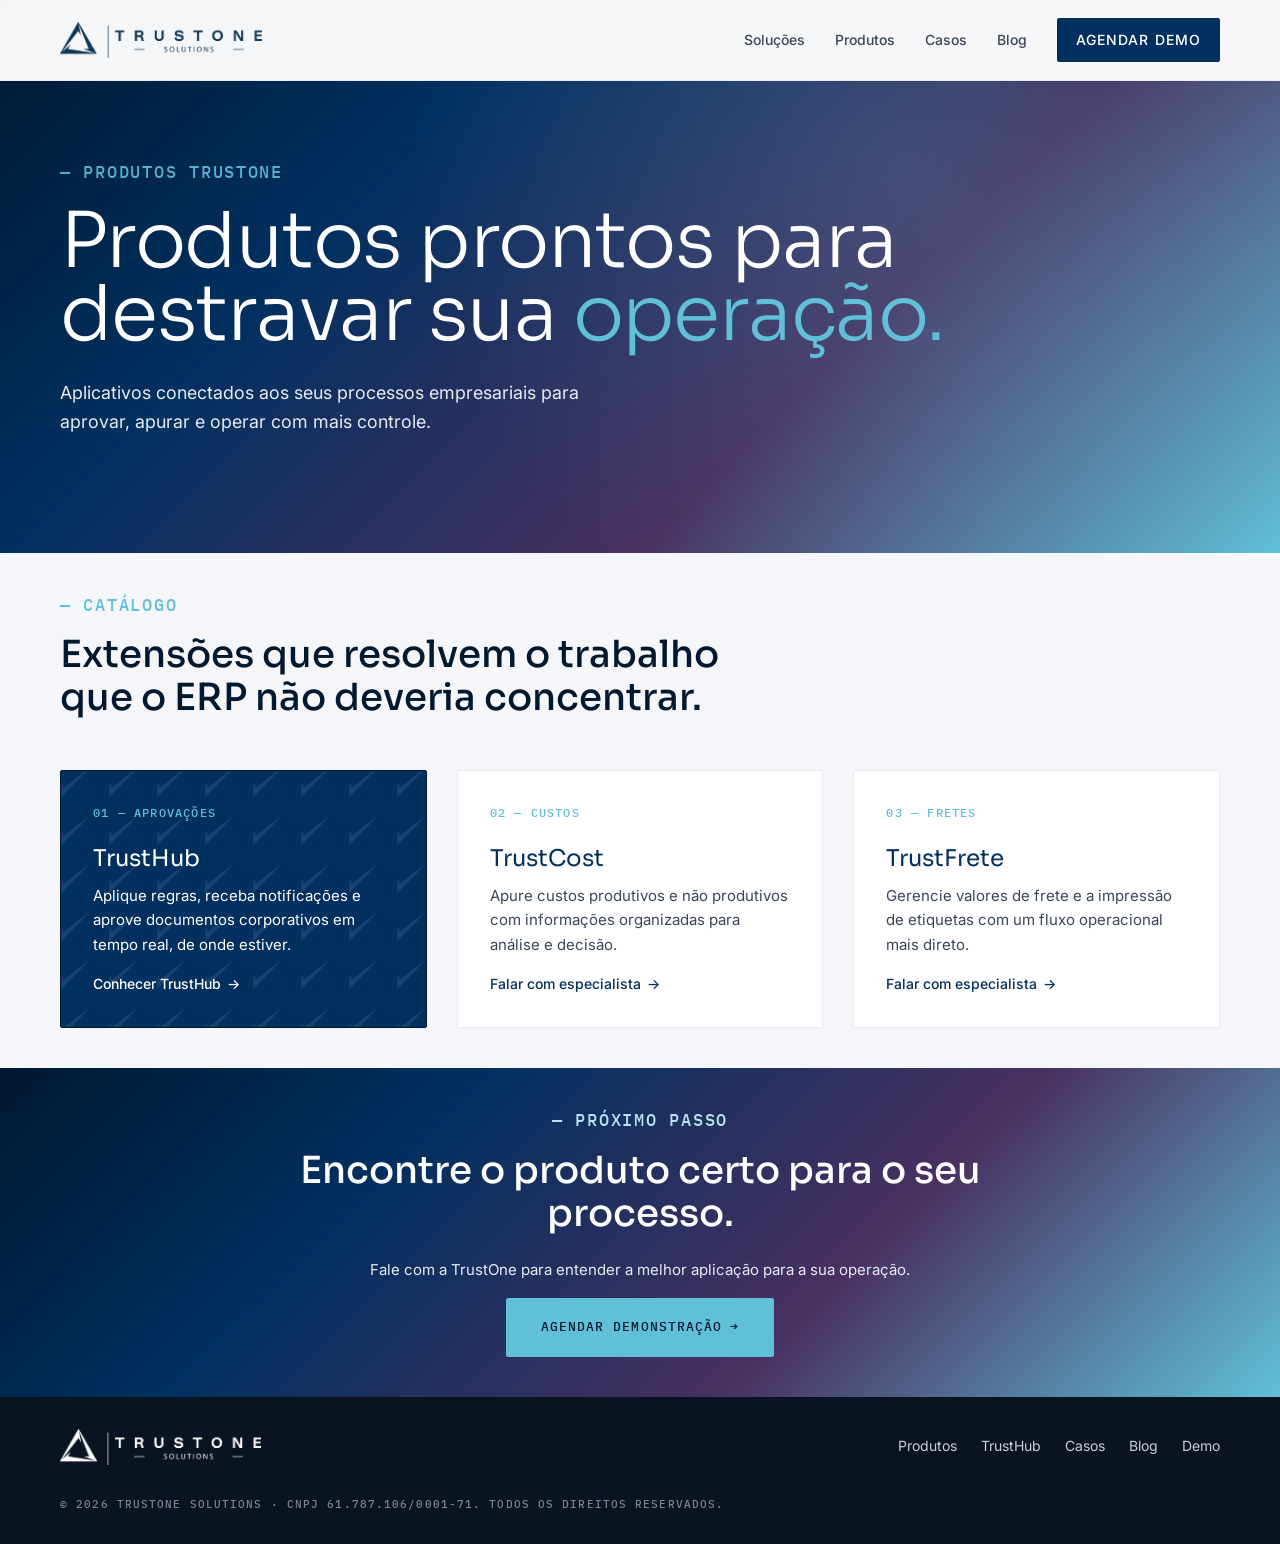
<file: produtos.html>
<!DOCTYPE html>
<html lang="pt-BR">
<head>
  <meta charset="UTF-8" />
  <meta name="viewport" content="width=device-width, initial-scale=1.0" />
  <meta name="description" content="Produtos TrustOne para SAP Business One: TrustHub, TrustCost e TrustFrete." />
  <meta name="keywords" content="SAP Business One, consultoria empresarial, analytics, desenvolvimento, gestão empresarial, ERP, business intelligence, automação de processos, São Paulo">
  <meta name="language" content="pt-BR">
  <link rel="icon" type="image/png" href="assets/favicon.png">
  <link rel="canonical" href="https://trustone.solutions/produtos.html" />
  <meta property="og:type" content="website" />
  <meta property="og:site_name" content="TrustOne Solutions" />
  <meta property="og:title" content="Produtos para SAP Business One: TrustHub, TrustCost e TrustFrete | TrustOne Solutions" />
  <meta property="og:url" content="https://trustone.solutions/produtos.html" />
  <title>Produtos para SAP Business One: TrustHub, TrustCost e TrustFrete | TrustOne Solutions</title>
  <link rel="preconnect" href="https://fonts.googleapis.com" />
  <link rel="preconnect" href="https://fonts.gstatic.com" crossorigin />
  <link href="https://fonts.googleapis.com/css2?family=IBM+Plex+Mono:wght@400;500&family=Inter:wght@400;500;600&family=Sora:wght@300;400;500;600&display=swap" rel="stylesheet" />
  <link rel="stylesheet" href="style.css" />
  <link rel="stylesheet" href="pages.css" />
</head>
<body>
  <header class="site-header" id="header">
    <div class="container header-inner">
      <a href="index.html" class="logo" aria-label="TrustOne Solutions - Início"><img src="assets/logo_horizontal_1cor.png" alt="TrustOne Solutions" /></a>
      <nav class="main-nav" id="mainNav" aria-label="Navegação principal">
        <a href="index.html#solucoes">Soluções</a>
        <a href="produtos.html">Produtos</a>
        <a href="casos.html">Casos</a><a href="blog.html">Blog</a>
        <a href="index.html#contato" class="btn btn--small">Agendar demo</a>
      </nav>
      <button class="menu-toggle" id="menuToggle" aria-label="Abrir menu" aria-expanded="false" aria-controls="mainNav"><span></span><span></span><span></span></button>
    </div>
  </header>

  <main>
    <section class="hero" aria-labelledby="productsTitle">
      <div class="container hero__content">
        <p class="caption caption--mono hero__eyebrow">— Produtos TrustOne</p>
        <h1 id="productsTitle" class="display display--l hero__title">Produtos prontos para destravar sua <span class="text-cyan">operação.</span></h1>
        <p class="body-text hero__lead">Aplicativos conectados aos seus processos empresariais para aprovar, apurar e operar com mais controle.</p>
      </div>
    </section>

    <section aria-labelledby="catalogTitle">
      <div class="container">
        <header class="section-header">
          <p class="caption caption--mono">— Catálogo</p>
          <h2 id="catalogTitle" class="headline">Extensões que resolvem o trabalho que o ERP não deveria concentrar.</h2>
        </header>
        <div class="cards-grid">
          <article class="solution-card product-card product-card--featured">
            <span class="card-kicker">01 — Aprovações</span>
            <h2 class="subhead">TrustHub</h2>
            <p class="body-text">Aplique regras, receba notificações e aprove documentos corporativos em tempo real, de onde estiver.</p>
            <a href="trusthub.html" class="link-arrow">Conhecer TrustHub <span aria-hidden="true">→</span></a>
          </article>
          <article class="solution-card product-card">
            <span class="card-kicker">02 — Custos</span>
            <h2 class="subhead">TrustCost</h2>
            <p class="body-text">Apure custos produtivos e não produtivos com informações organizadas para análise e decisão.</p>
            <a href="index.html#contato" class="link-arrow">Falar com especialista <span aria-hidden="true">→</span></a>
          </article>
          <article class="solution-card product-card">
            <span class="card-kicker">03 — Fretes</span>
            <h2 class="subhead">TrustFrete</h2>
            <p class="body-text">Gerencie valores de frete e a impressão de etiquetas com um fluxo operacional mais direto.</p>
            <a href="index.html#contato" class="link-arrow">Falar com especialista <span aria-hidden="true">→</span></a>
          </article>
        </div>
      </div>
    </section>

    <section class="final-cta" aria-labelledby="productsCtaTitle">
      <div class="container final-cta__content">
        <p class="caption caption--light">— Próximo passo</p>
        <h2 id="productsCtaTitle" class="headline">Encontre o produto certo para o seu processo.</h2>
        <p class="body-text">Fale com a TrustOne para entender a melhor aplicação para a sua operação.</p>
        <a href="index.html#contato" class="btn btn--primary btn--large">Agendar demonstração <span aria-hidden="true">→</span></a>
      </div>
    </section>
  </main>

  <footer class="site-footer">
    <div class="container footer-inner">
      <a href="index.html" class="logo logo--footer" aria-label="TrustOne Solutions - Início"><img src="assets/logo_horizontal_2cores.png" alt="TrustOne Solutions" /></a>
      <nav class="footer-nav" aria-label="Links do rodapé"><a href="produtos.html">Produtos</a><a href="trusthub.html">TrustHub</a><a href="casos.html">Casos</a><a href="blog.html">Blog</a><a href="index.html#contato">Demo</a></nav>
      <p class="caption caption--mono footer__legal">© 2026 TrustOne Solutions · CNPJ 61.787.106/0001-71. Todos os direitos reservados.</p>
    </div>
  </footer>
  <script src="script.js"></script>
</body>
</html>
</file>
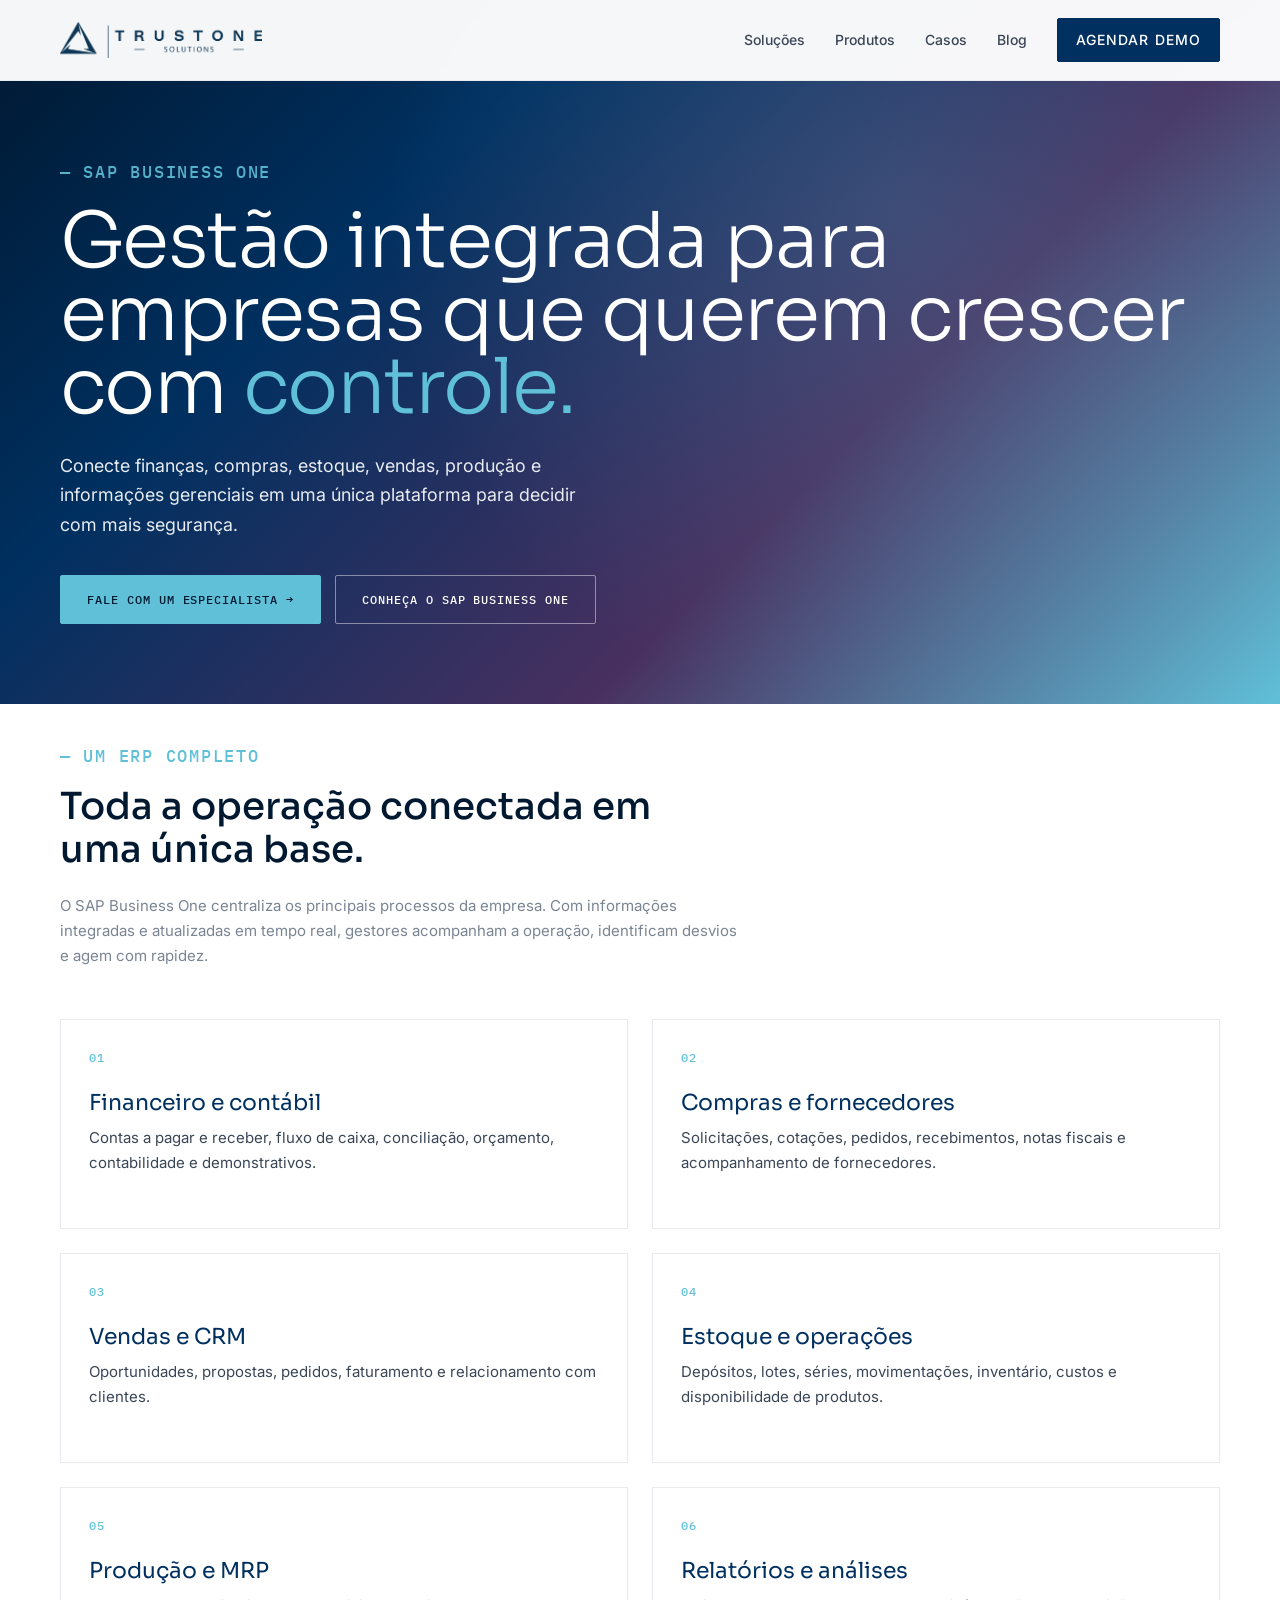
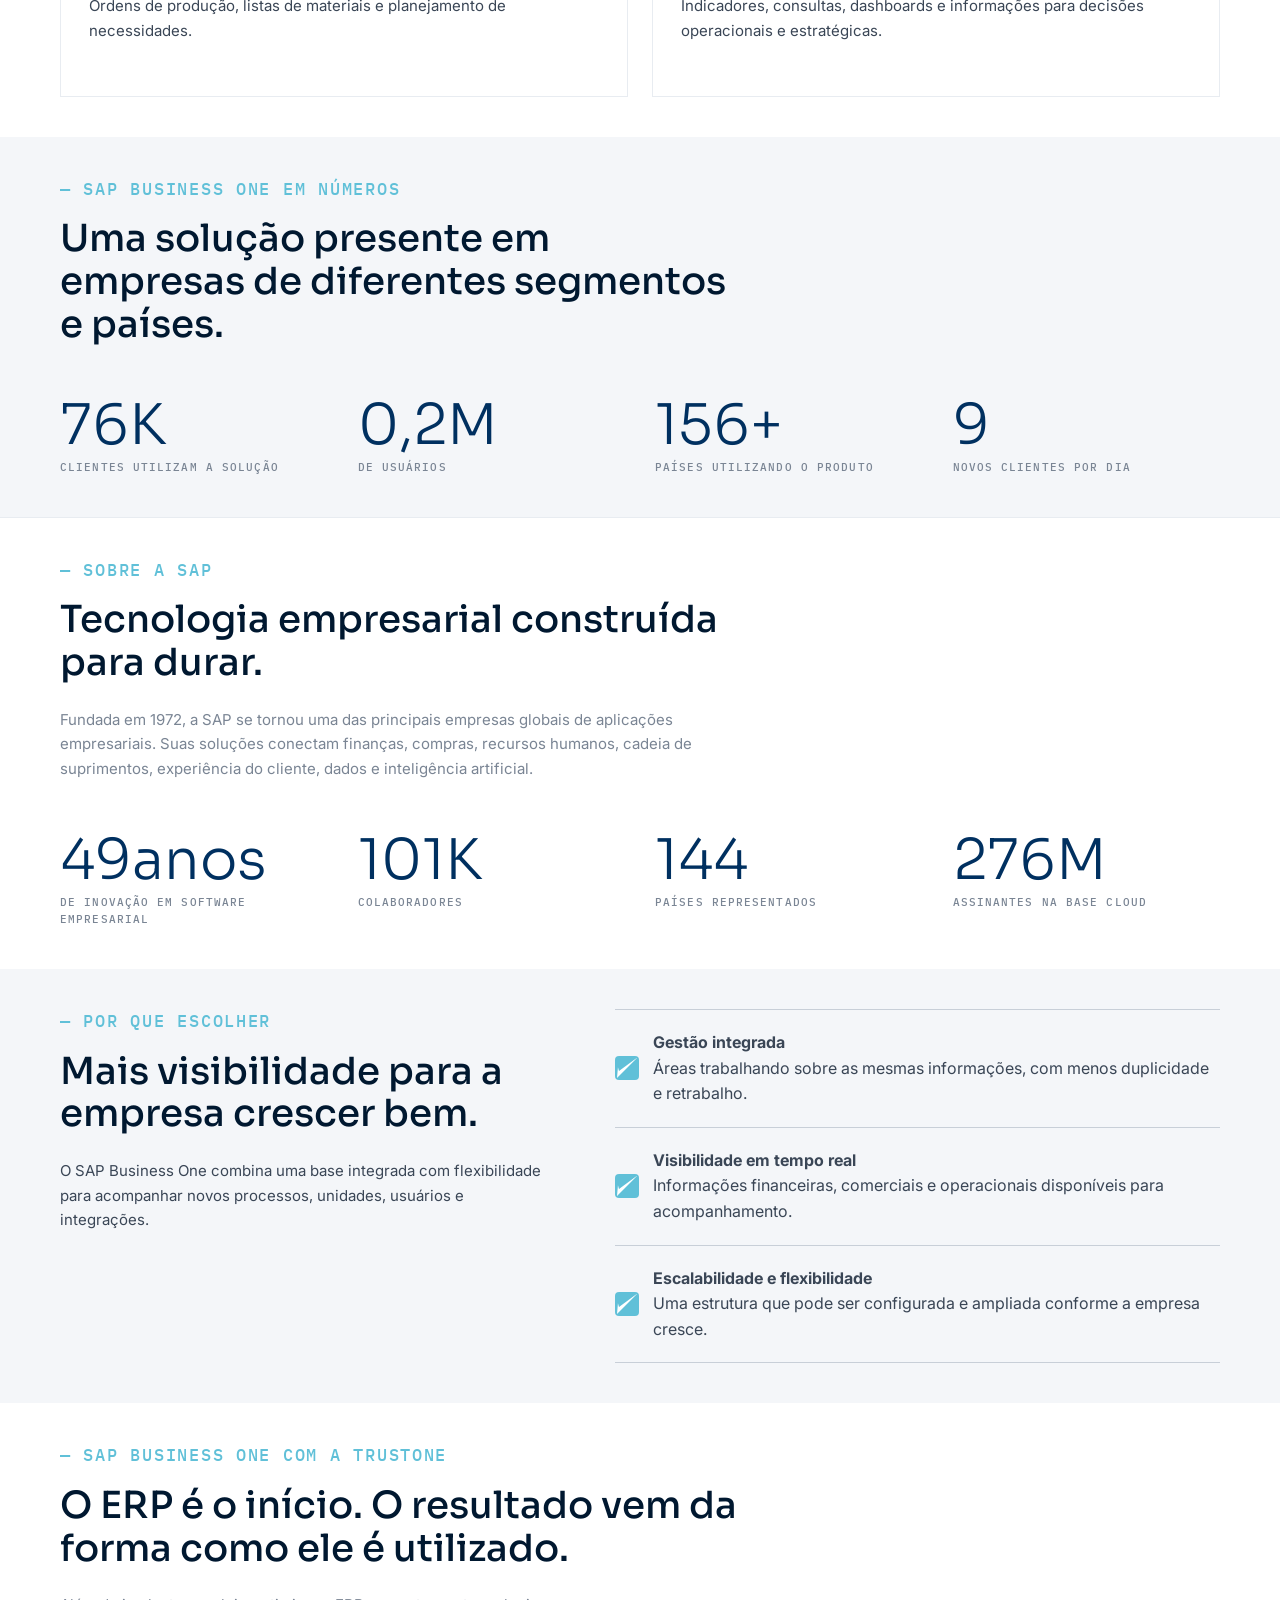
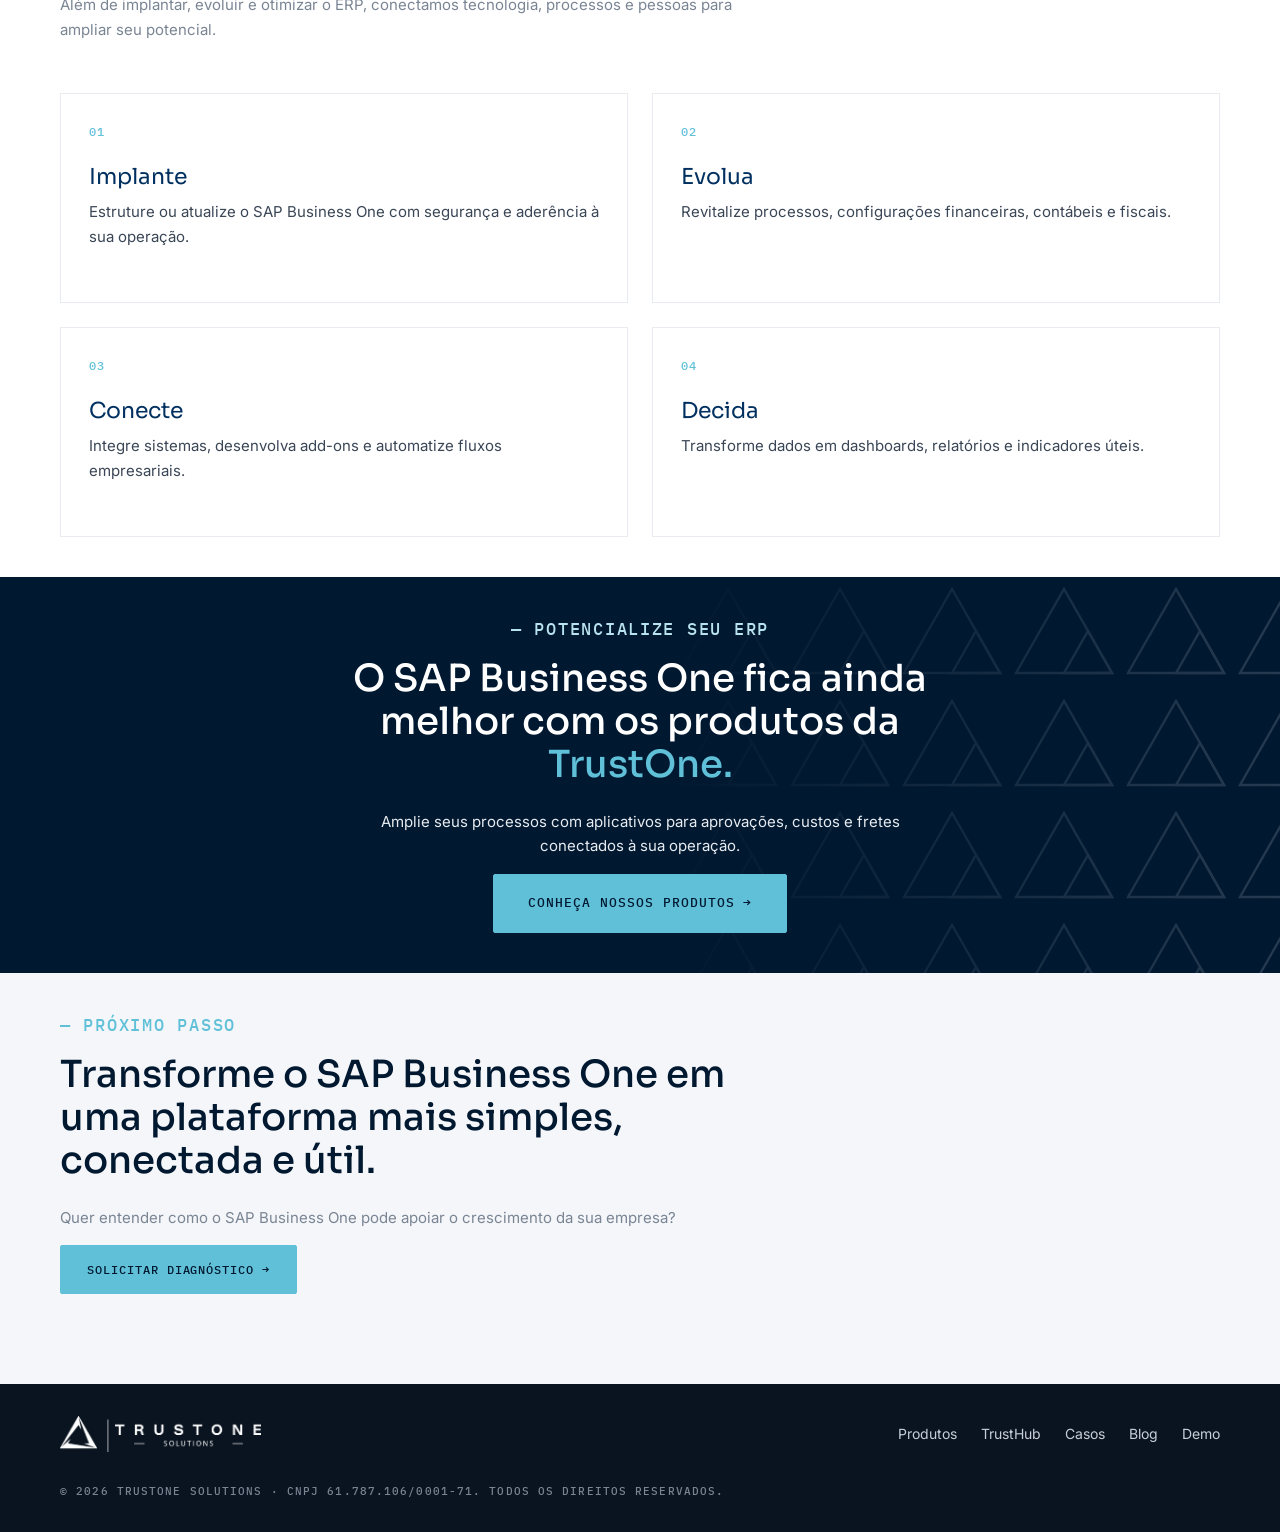
<file: sapb1.html>
<!DOCTYPE html>
<html lang="pt-BR">

<head>
  <meta charset="UTF-8" />
  <meta name="viewport" content="width=device-width, initial-scale=1.0" />
  <meta name="description"
    content="SAP Business One com a TrustOne: gestão integrada, processos conectados e decisões em tempo real." />
  <meta name="keywords"
    content="SAP Business One, ERP, gestão empresarial, implantação SAP, automação de processos, São Paulo" />
  <meta name="language" content="pt-BR" />
  <link rel="icon" type="image/png" href="assets/favicon.png" />
  <link rel="canonical" href="https://trustone.solutions/sapb1.html" />
  <meta property="og:type" content="website" />
  <meta property="og:site_name" content="TrustOne Solutions" />
  <meta property="og:title" content="Implantação e consultoria SAP Business One | TrustOne Solutions" />
  <meta property="og:url" content="https://trustone.solutions/sapb1.html" />
  <title>Implantação e consultoria SAP Business One | TrustOne Solutions</title>
  <link rel="preconnect" href="https://fonts.googleapis.com" />
  <link rel="preconnect" href="https://fonts.gstatic.com" crossorigin />
  <link
    href="https://fonts.googleapis.com/css2?family=IBM+Plex+Mono:wght@400;500&family=Inter:wght@400;500;600&family=Sora:wght@300;400;500;600&display=swap"
    rel="stylesheet" />
  <link rel="stylesheet" href="style.css" />
  <link rel="stylesheet" href="pages.css" />
</head>

<body>
  <header class="site-header" id="header">
    <div class="container header-inner">
      <a href="index.html" class="logo" aria-label="TrustOne Solutions - Início"><img
          src="assets/logo_horizontal_1cor.png" alt="TrustOne Solutions" /></a>
      <nav class="main-nav" id="mainNav" aria-label="Navegação principal">
        <a href="index.html#solucoes">Soluções</a><a href="produtos.html">Produtos</a><a href="casos.html">Casos</a><a href="blog.html">Blog</a><a
          href="index.html#contato" class="btn btn--small">Agendar demo</a>
      </nav>
      <button class="menu-toggle" id="menuToggle" aria-label="Abrir menu" aria-expanded="false"
        aria-controls="mainNav"><span></span><span></span><span></span></button>
    </div>
  </header>

  <main>
    <section class="hero" aria-labelledby="sapb1Title">
      <div class="container hero__content">
        <div>
          <p class="caption caption--mono hero__eyebrow">— SAP Business One</p>
          <h1 id="sapb1Title" class="display display--l hero__title">Gestão integrada para empresas que querem crescer
            com <span class="text-cyan">controle.</span></h1>
          <p class="body-text hero__lead">Conecte finanças, compras, estoque, vendas, produção e informações gerenciais
            em uma única plataforma para decidir com mais segurança.</p>
          <div class="hero__actions"><a href="index.html#contato" class="btn btn--primary">Fale com um especialista
              <span aria-hidden="true">→</span></a><a href="#erp" class="btn btn--outline">Conheça o SAP Business
              One</a></div>
        </div>
      </div>
    </section>

    <section id="erp" class="solution-section" aria-labelledby="erpTitle">
      <div class="container">
        <header class="section-header">
          <p class="caption caption--mono">— Um ERP completo</p>
          <h2 id="erpTitle" class="headline">Toda a operação conectada em uma única base.</h2>
          <p class="body-text section-header__lead">O SAP Business One centraliza os principais processos da empresa.
            Com informações integradas e atualizadas em tempo real, gestores acompanham a operação, identificam desvios
            e agem com rapidez.</p>
        </header>
        <div class="feature-grid">
          <article class="feature-card"><span class="card-kicker">01</span>
            <h3 class="subhead">Financeiro e contábil</h3>
            <p class="body-text">Contas a pagar e receber, fluxo de caixa, conciliação, orçamento, contabilidade e
              demonstrativos.</p>
          </article>
          <article class="feature-card"><span class="card-kicker">02</span>
            <h3 class="subhead">Compras e fornecedores</h3>
            <p class="body-text">Solicitações, cotações, pedidos, recebimentos, notas fiscais e acompanhamento de
              fornecedores.</p>
          </article>
          <article class="feature-card"><span class="card-kicker">03</span>
            <h3 class="subhead">Vendas e CRM</h3>
            <p class="body-text">Oportunidades, propostas, pedidos, faturamento e relacionamento com clientes.</p>
          </article>
          <article class="feature-card"><span class="card-kicker">04</span>
            <h3 class="subhead">Estoque e operações</h3>
            <p class="body-text">Depósitos, lotes, séries, movimentações, inventário, custos e disponibilidade de
              produtos.</p>
          </article>
          <article class="feature-card"><span class="card-kicker">05</span>
            <h3 class="subhead">Produção e MRP</h3>
            <p class="body-text">Ordens de produção, listas de materiais e planejamento de necessidades.</p>
          </article>
          <article class="feature-card"><span class="card-kicker">06</span>
            <h3 class="subhead">Relatórios e análises</h3>
            <p class="body-text">Indicadores, consultas, dashboards e informações para decisões operacionais e
              estratégicas.</p>
          </article>
        </div>
      </div>
    </section>

    <section class="metrics problem-section" aria-labelledby="numbersTitle">
      <div class="container">
        <header class="section-header">
          <p class="caption caption--mono">— SAP Business One em números</p>
          <h2 id="numbersTitle" class="headline">Uma solução presente em empresas de diferentes segmentos e países.</h2>
        </header>
        <div class="metrics__grid">
          <div class="metric-card"><strong class="metric-card__number" data-target="83" data-suffix="K">83 mil+</strong><span
              class="metric-card__label">Clientes utilizam a solução</span></div>
          <div class="metric-card"><strong class="metric-card__number" data-target="1" data-suffix=",2M">1,2 milhão</strong><span
              class="metric-card__label">De usuários</span></div>
          <div class="metric-card"><strong class="metric-card__number" data-target="170" data-suffix="+">170+</strong><span
              class="metric-card__label">Países utilizando o produto</span></div>
          <div class="metric-card"><strong class="metric-card__number" data-target="10">10</strong><span class="metric-card__label">Novos
              clientes por dia</span></div>
        </div>
      </div>
    </section>

    <section class="solution-section" aria-labelledby="companyTitle">
      <div class="container">
        <header class="section-header">
          <p class="caption caption--mono">— Sobre a SAP</p>
          <h2 id="companyTitle" class="headline">Tecnologia empresarial construída para durar.</h2>
          <p class="body-text section-header__lead">Fundada em 1972, a SAP se tornou uma das principais empresas globais de aplicações empresariais. Suas soluções conectam finanças, compras, recursos humanos, cadeia de suprimentos, experiência do cliente, dados e inteligência artificial.</p>
        </header>
        <div class="metrics__grid">
          <div class="metric-card"><strong class="metric-card__number" data-target="54" data-suffix="anos">54 anos</strong><span class="metric-card__label">De inovação em software empresarial</span></div>
          <div class="metric-card"><strong class="metric-card__number" data-target="110" data-suffix="K ">110 mil+</strong><span class="metric-card__label">Colaboradores</span></div>
          <div class="metric-card"><strong class="metric-card__number" data-target="157" data-suffix="">157+</strong><span class="metric-card__label">Países representados</span></div>
          <div class="metric-card"><strong class="metric-card__number" data-target="300" data-suffix="M">300 milhões+</strong><span class="metric-card__label">Assinantes na base cloud</span></div>
        </div>
      </div>
    </section>

    <section class="problem-section" aria-labelledby="whyTitle">
      <div class="container problem-layout">
        <div>
          <p class="caption caption--mono">— Por que escolher</p>
          <h2 id="whyTitle" class="headline">Mais visibilidade para a empresa crescer bem.</h2>
          <p class="body-text">O SAP Business One combina uma base integrada com flexibilidade para acompanhar novos processos, unidades, usuários e integrações.</p>
        </div>
        <ul class="security-list">
          <li><span class="check-list__icon" aria-hidden="true"><img src="assets/check.svg" alt="" /></span><span><strong>Gestão integrada</strong><br />Áreas trabalhando sobre as mesmas informações, com menos duplicidade e retrabalho.</span></li>
          <li><span class="check-list__icon" aria-hidden="true"><img src="assets/check.svg" alt="" /></span><span><strong>Visibilidade em tempo real</strong><br />Informações financeiras, comerciais e operacionais disponíveis para acompanhamento.</span></li>
          <li><span class="check-list__icon" aria-hidden="true"><img src="assets/check.svg" alt="" /></span><span><strong>Escalabilidade e flexibilidade</strong><br />Uma estrutura que pode ser configurada e ampliada conforme a empresa cresce.</span></li>
        </ul>
      </div>
    </section>

    <section class="solution-section" aria-labelledby="trustoneSapTitle">
      <div class="container">
        <header class="section-header">
          <p class="caption caption--mono">— SAP Business One com a TrustOne</p>
          <h2 id="trustoneSapTitle" class="headline">O ERP é o início. O resultado vem da forma como ele é utilizado.</h2>
          <p class="body-text section-header__lead">Além de implantar, evoluir e otimizar o ERP, conectamos tecnologia, processos e pessoas para ampliar seu potencial.</p>
        </header>
        <div class="feature-grid">
          <article class="feature-card"><span class="card-kicker">01</span><h3 class="subhead">Implante</h3><p class="body-text">Estruture ou atualize o SAP Business One com segurança e aderência à sua operação.</p></article>
          <article class="feature-card"><span class="card-kicker">02</span><h3 class="subhead">Evolua</h3><p class="body-text">Revitalize processos, configurações financeiras, contábeis e fiscais.</p></article>
          <article class="feature-card"><span class="card-kicker">03</span><h3 class="subhead">Conecte</h3><p class="body-text">Integre sistemas, desenvolva add-ons e automatize fluxos empresariais.</p></article>
          <article class="feature-card"><span class="card-kicker">04</span><h3 class="subhead">Decida</h3><p class="body-text">Transforme dados em dashboards, relatórios e indicadores úteis.</p></article>
        </div>
      </div>
    </section>

    <section class="cta cta--trusthub" aria-labelledby="sapb1ProductsTitle">
      <div class="container cta__content">
        <p class="caption caption--mono caption--light">— Potencialize seu ERP</p>
        <h2 id="sapb1ProductsTitle" class="headline headline--light">O SAP Business One fica ainda melhor com os produtos da <span class="text-cyan">TrustOne.</span></h2>
        <p class="body-text body-text--light">Amplie seus processos com aplicativos para aprovações, custos e fretes conectados à sua operação.</p>
        <a href="produtos.html" class="btn btn--primary btn--large">Conheça nossos produtos <span aria-hidden="true">→</span></a>
      </div>
    </section>

    <section class="problem-section" aria-labelledby="sapb1CtaTitle">
      <div class="container">
        <header class="section-header">
          <p class="caption caption--mono">— Próximo passo</p>
          <h2 id="sapb1CtaTitle" class="headline">Transforme o SAP Business One em uma plataforma mais simples, conectada e útil.</h2>
          <p class="body-text section-header__lead">Quer entender como o SAP Business One pode apoiar o crescimento da sua empresa?</p>
          <div class="hero__actions"><a href="index.html#contato" class="btn btn--primary">Solicitar diagnóstico <span aria-hidden="true">→</span></a></div>
        </header>
      </div>
    </section>
  </main>

  <footer class="site-footer">
    <div class="container footer-inner"><a href="index.html" class="logo logo--footer"
        aria-label="TrustOne Solutions - Início"><img src="assets/logo_horizontal_2cores.png"
          alt="TrustOne Solutions" /></a>
      <nav class="footer-nav" aria-label="Links do rodapé"><a href="produtos.html">Produtos</a><a
          href="trusthub.html">TrustHub</a><a href="casos.html">Casos</a><a href="blog.html">Blog</a><a href="index.html#contato">Demo</a></nav>
      <p class="caption caption--mono footer__legal">© 2026 TrustOne Solutions · CNPJ 61.787.106/0001-71. Todos os direitos reservados.</p>
    </div>
  </footer>
  <script src="script.js"></script>
</body>

</html>
</file>
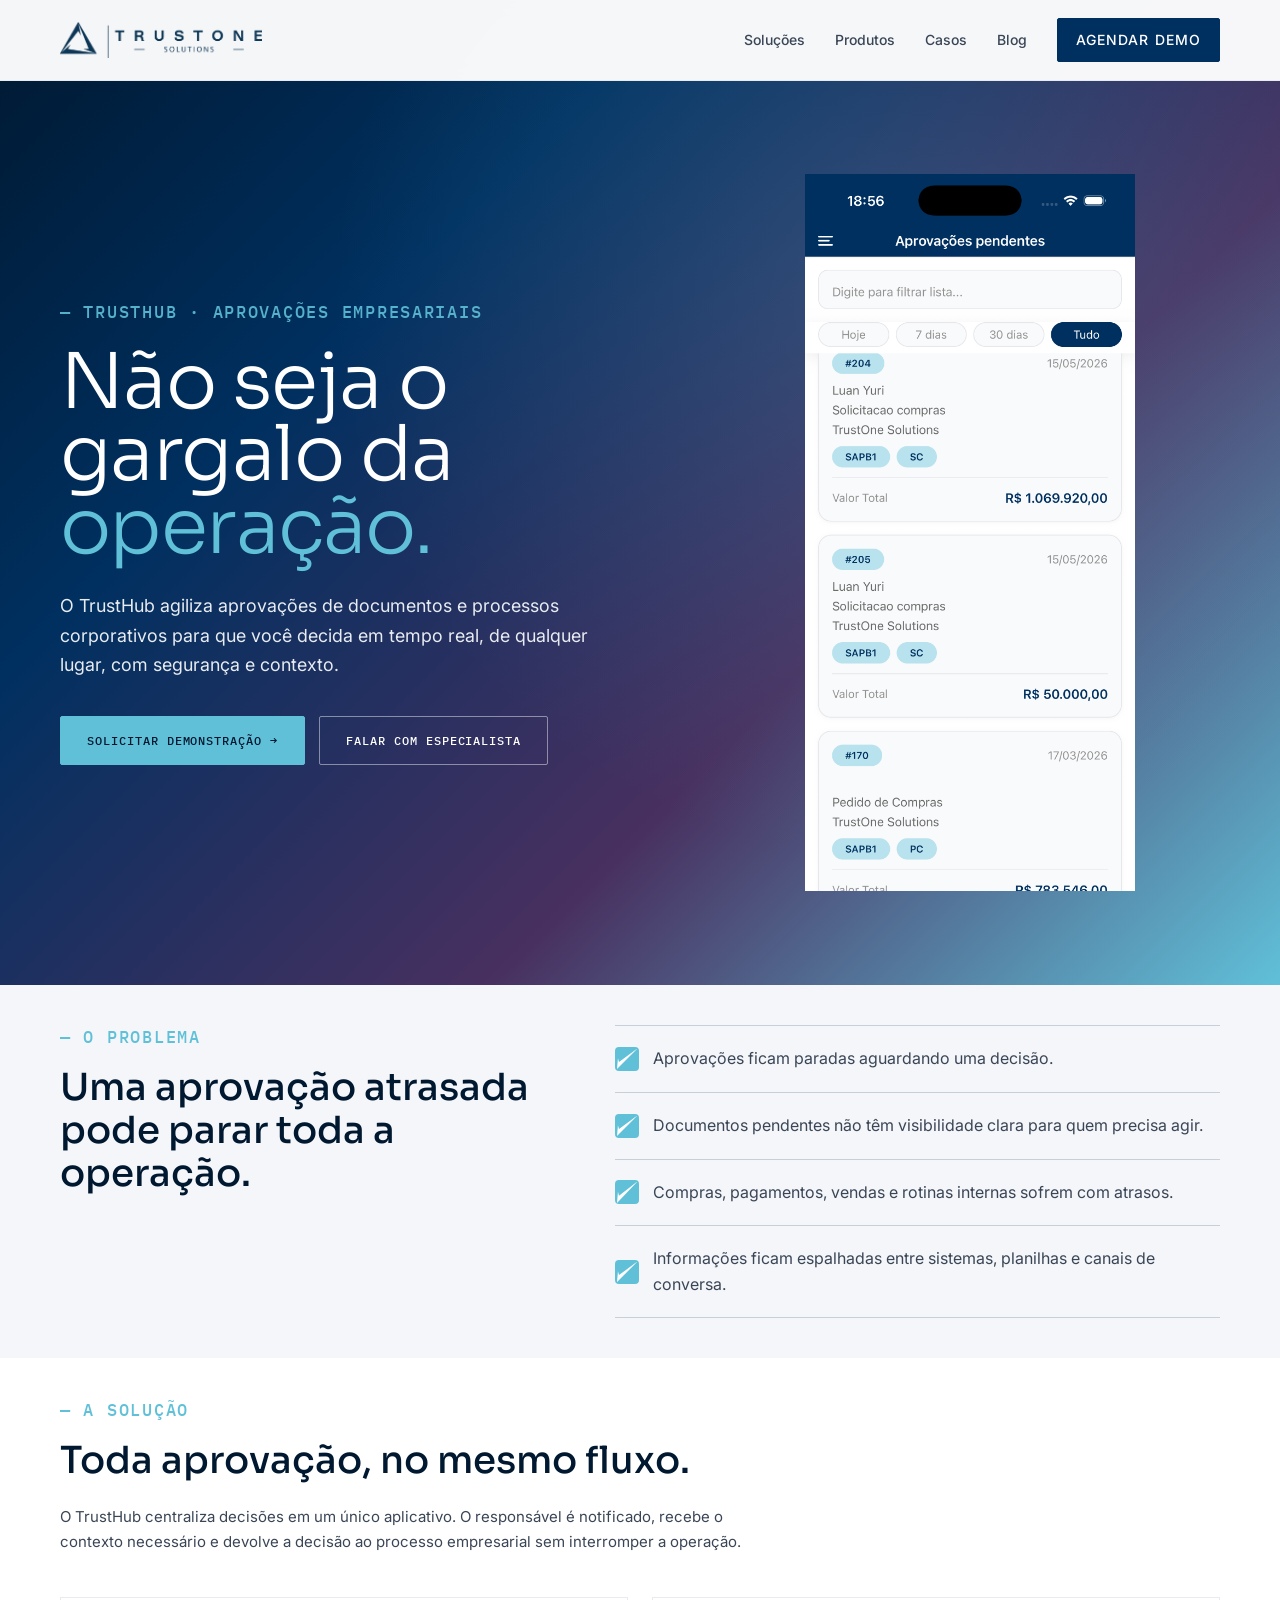
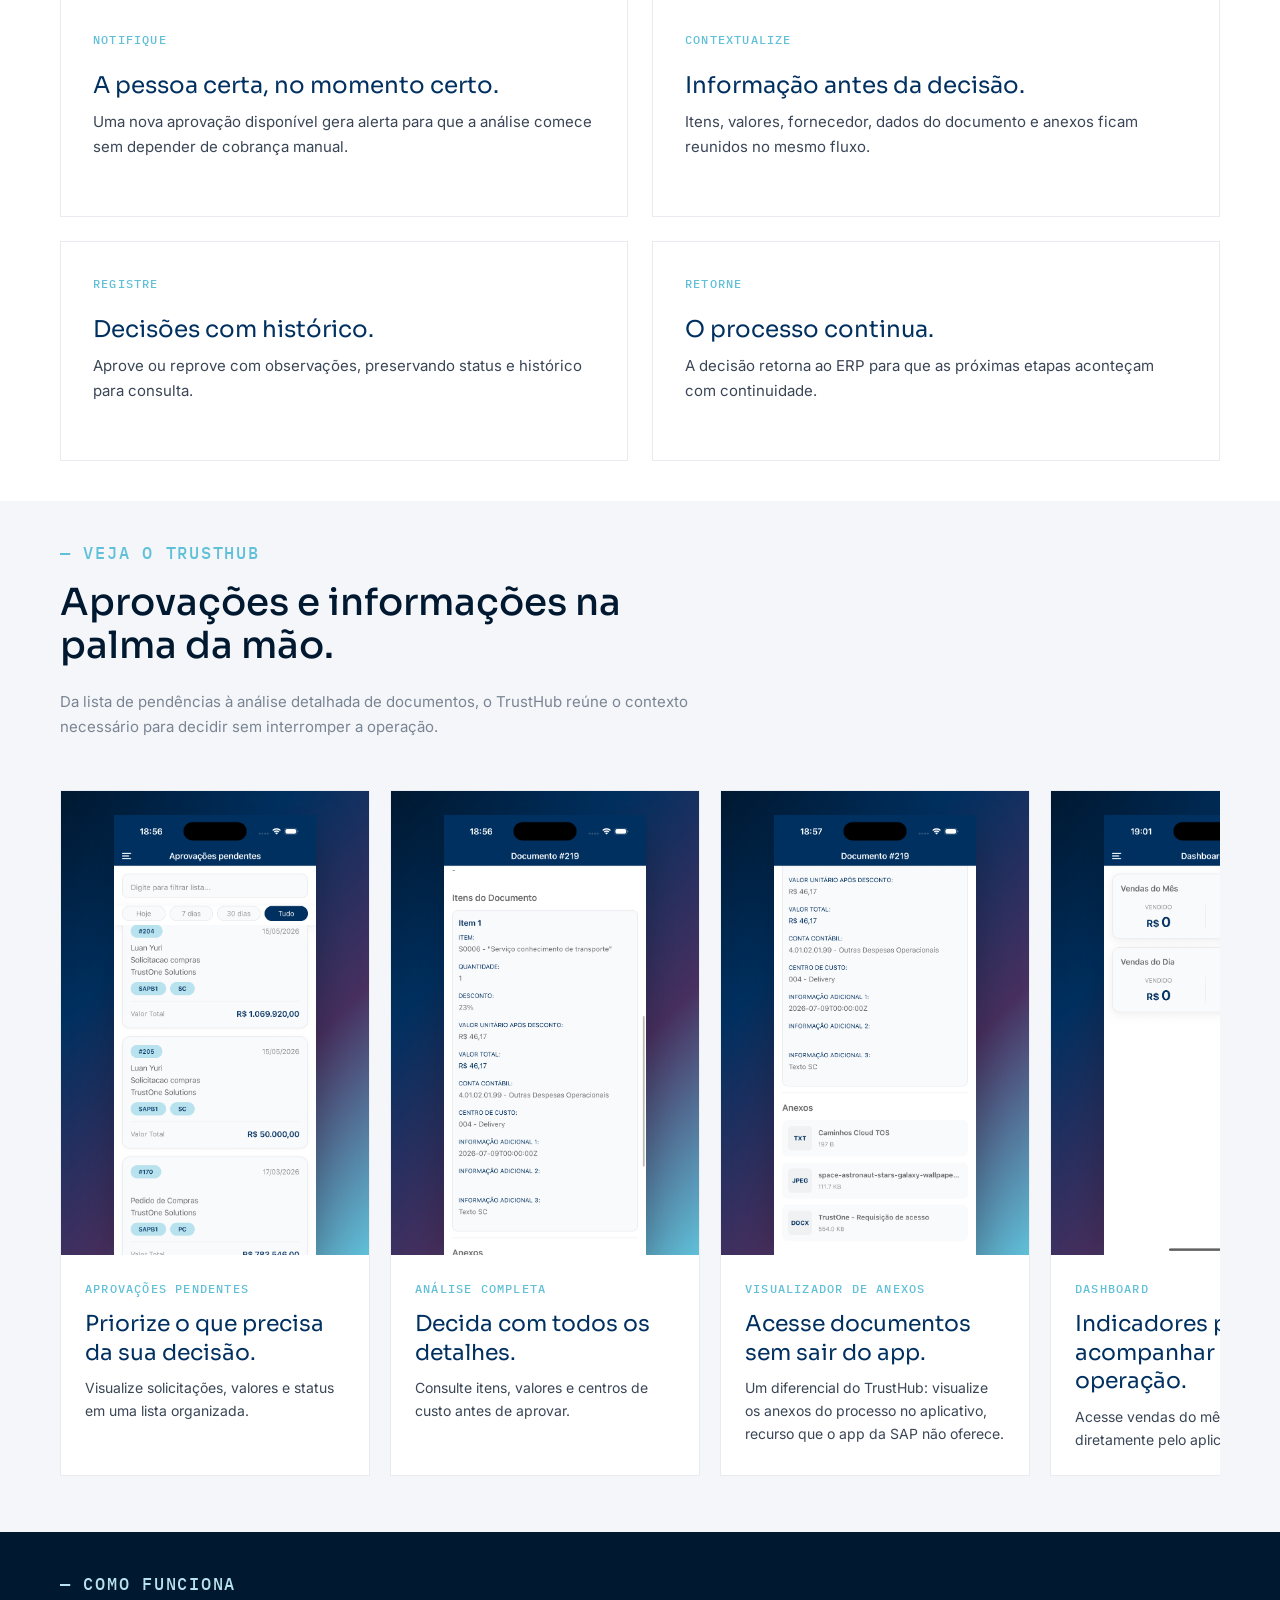
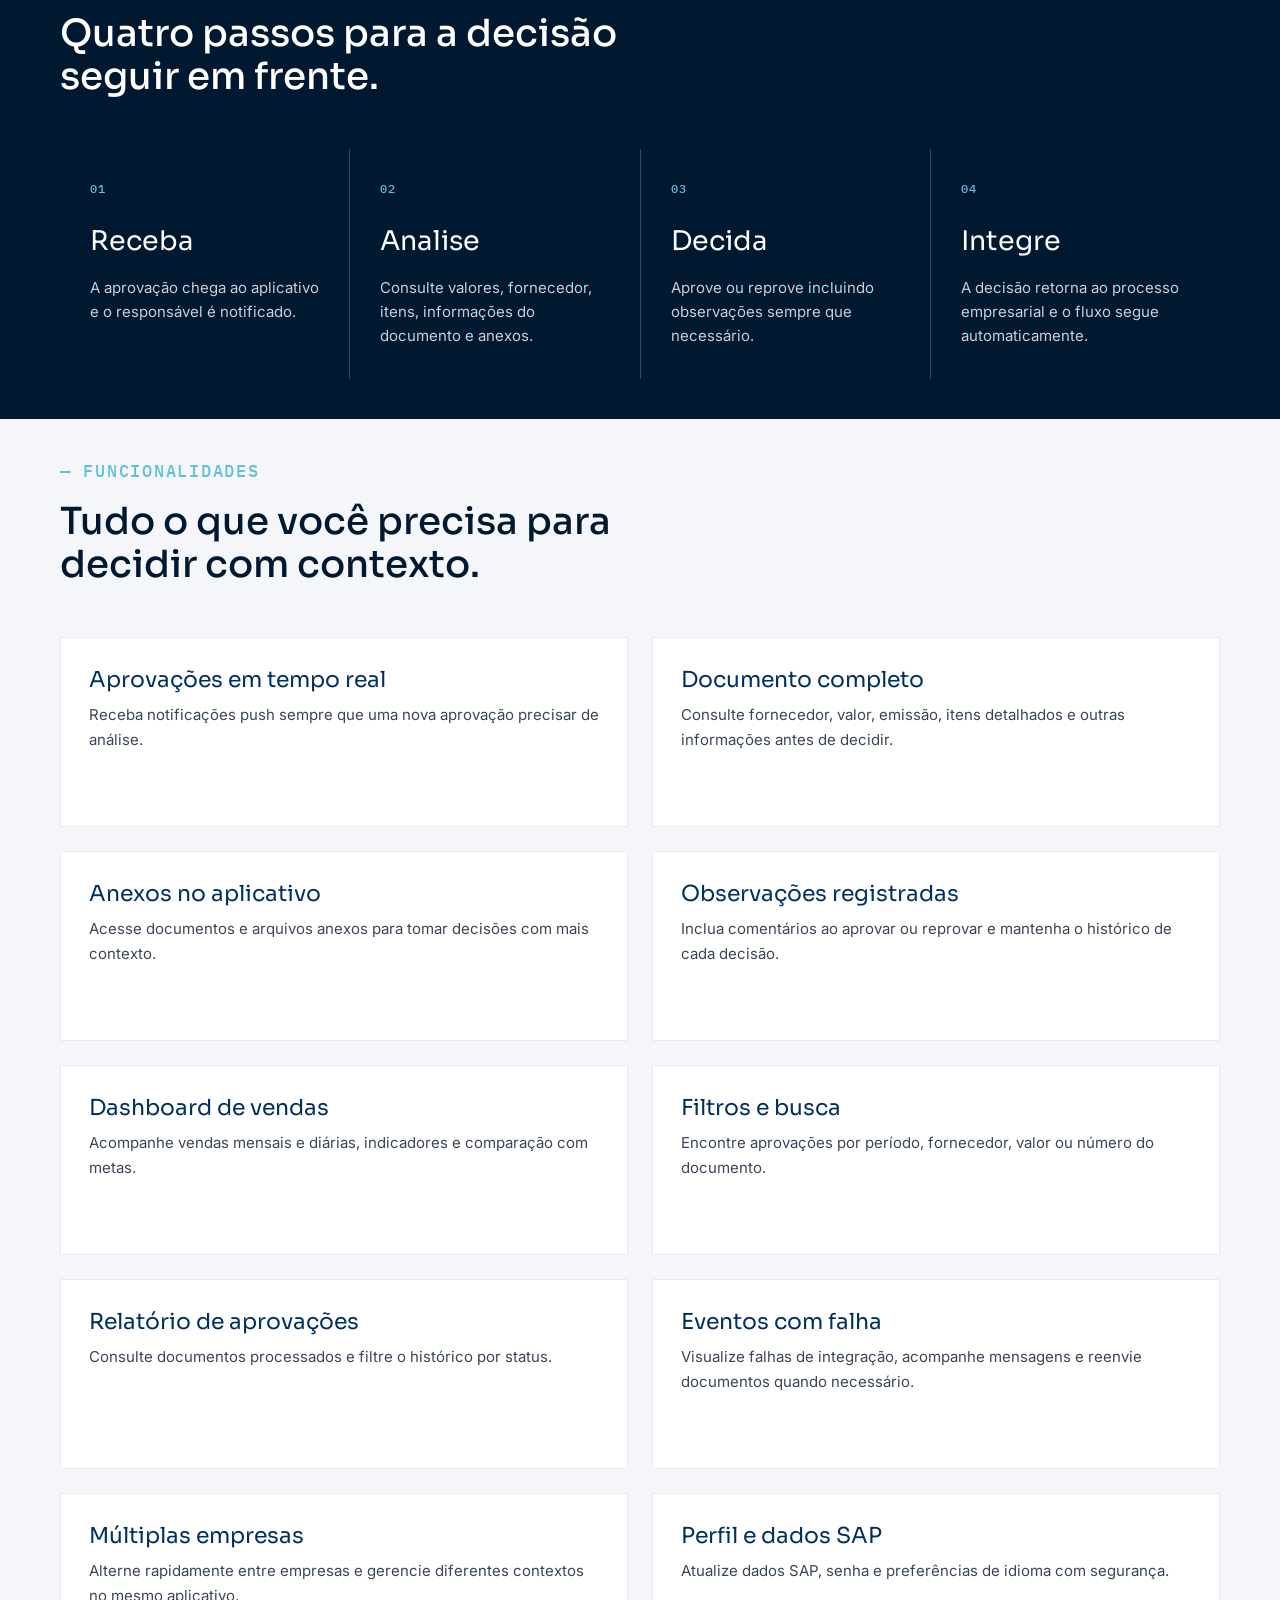
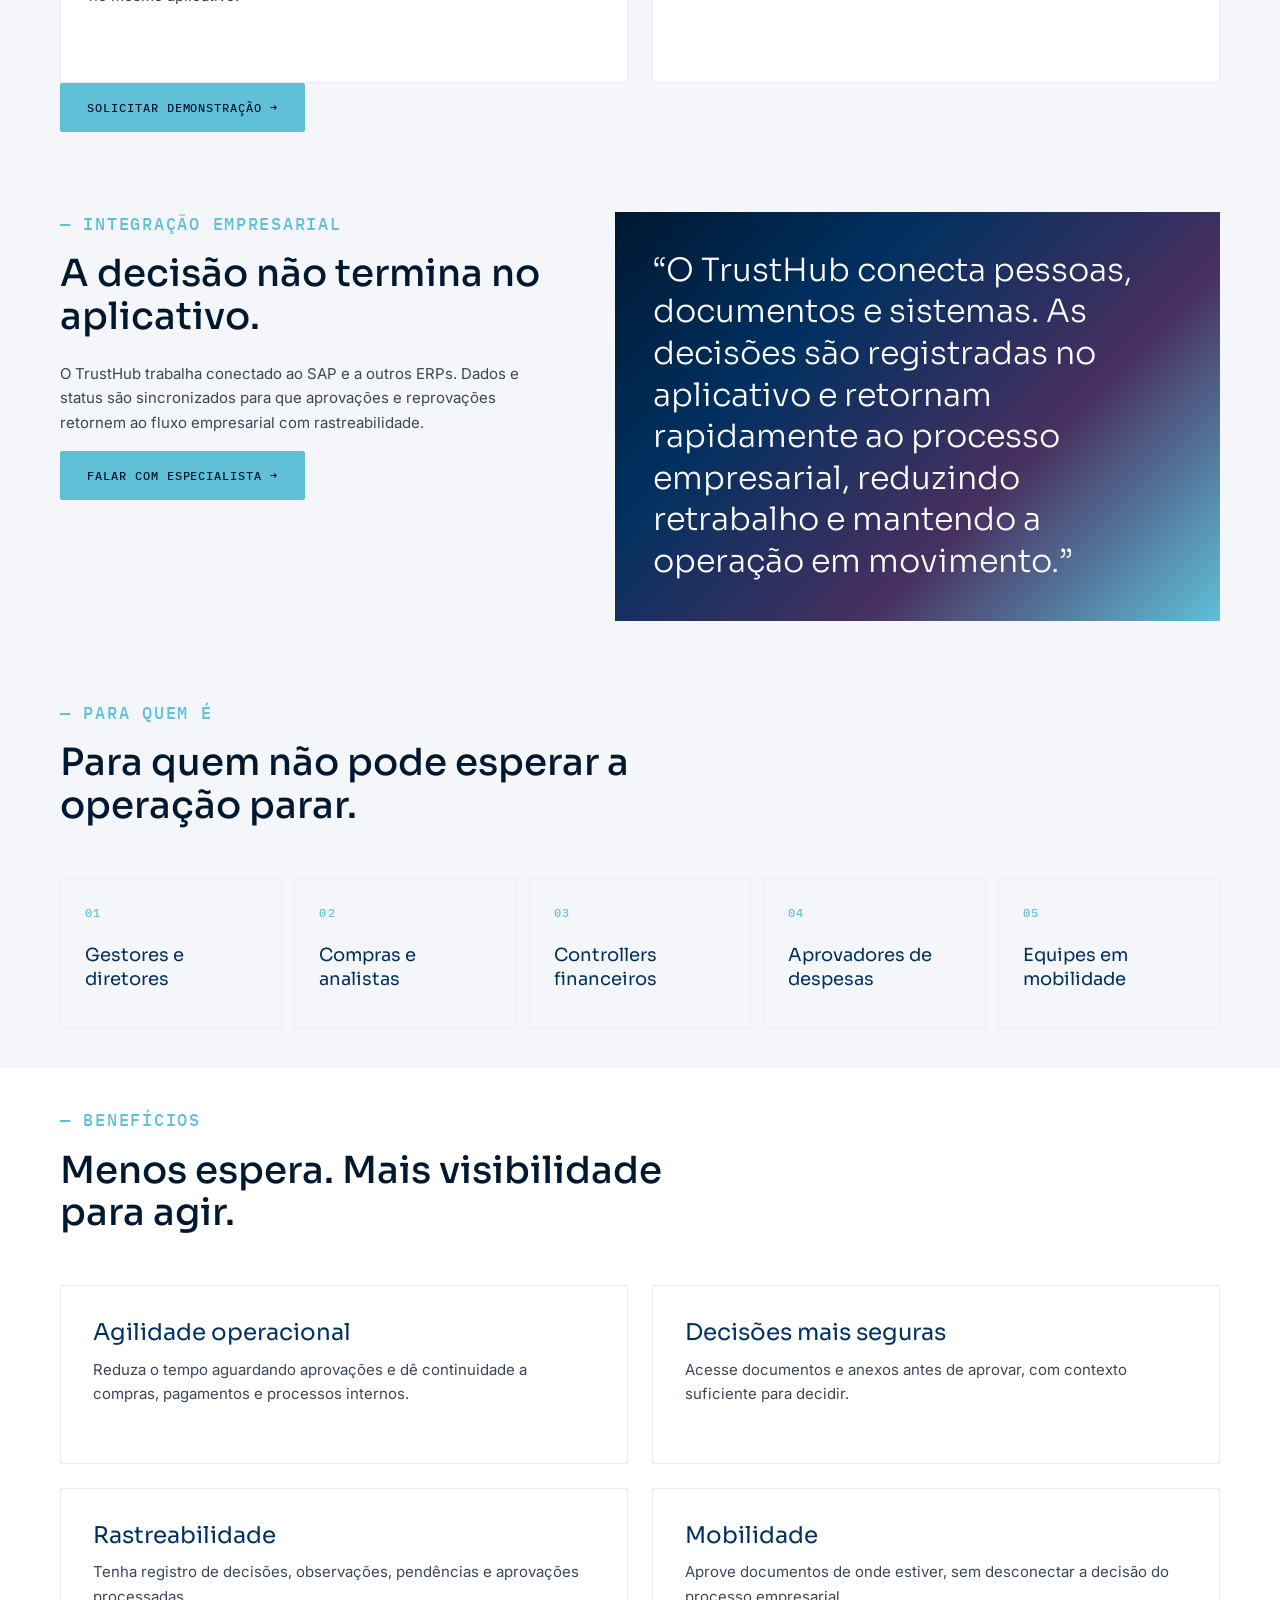
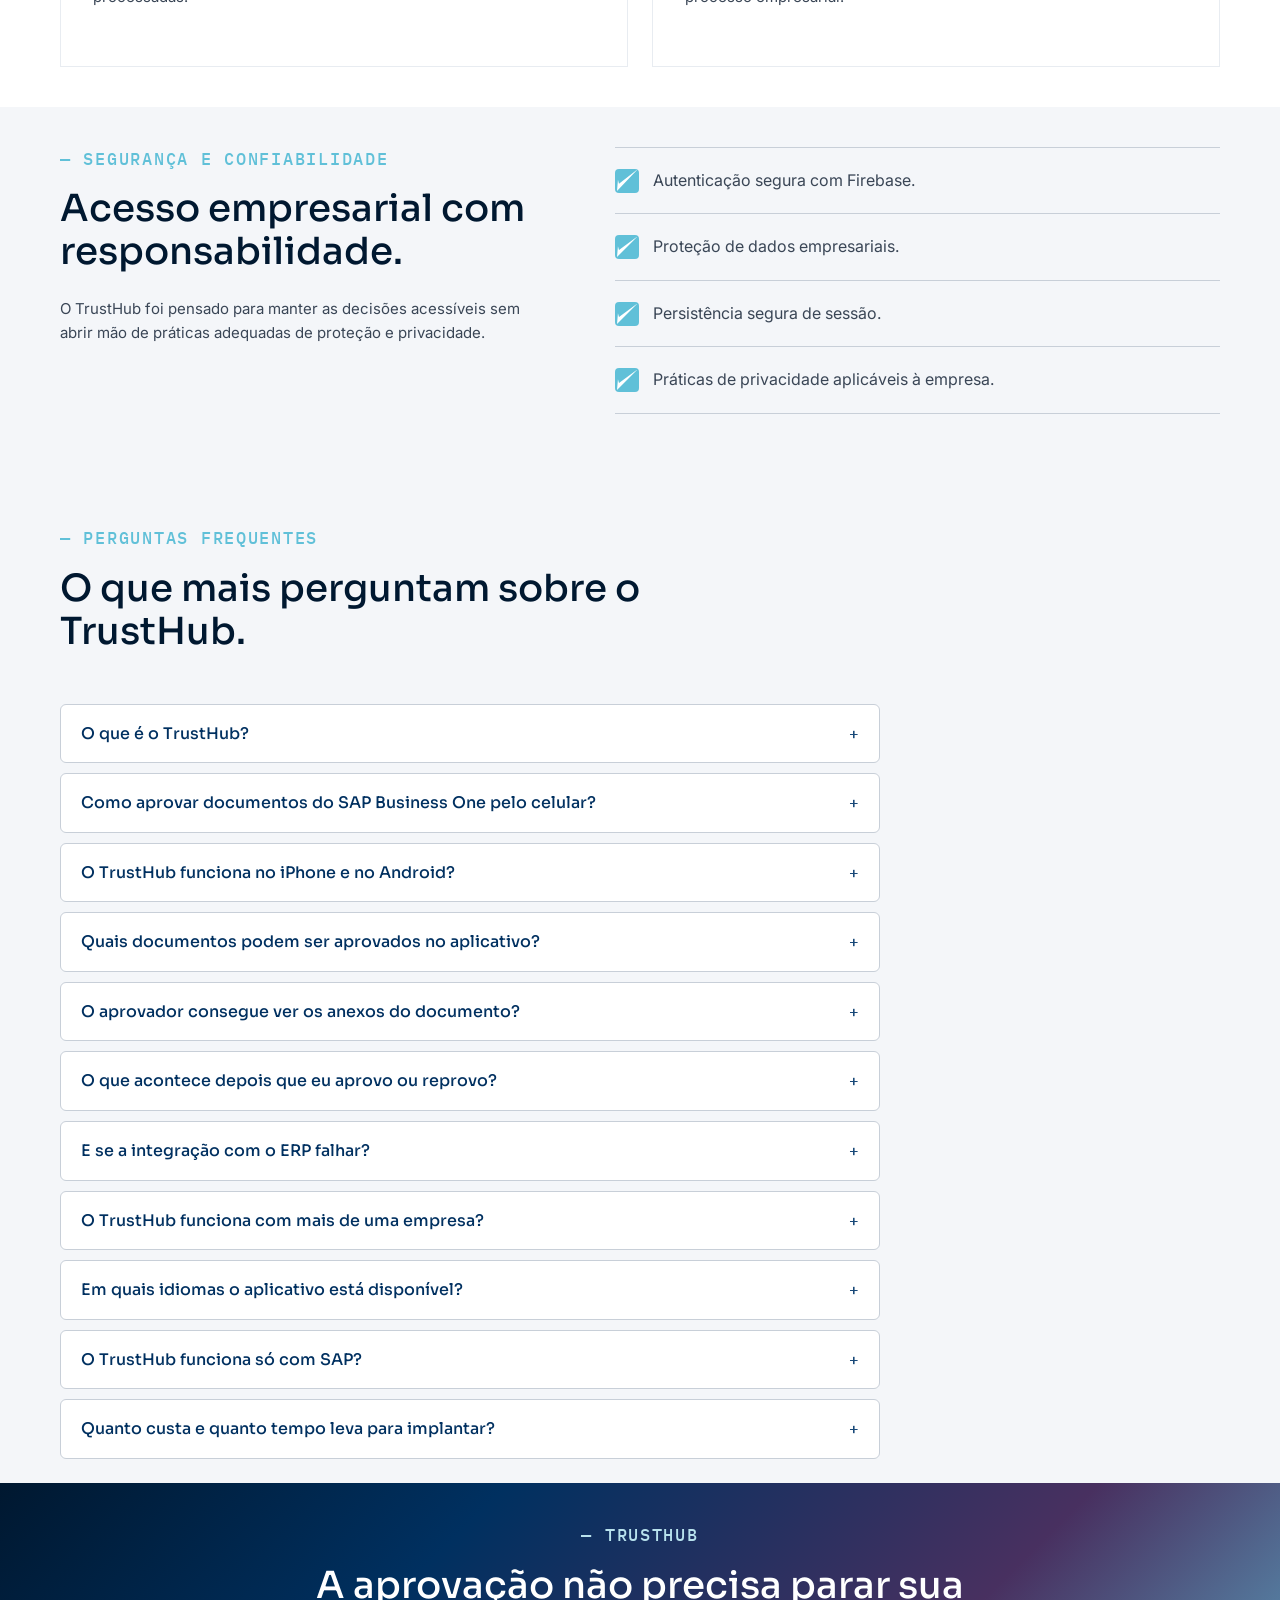
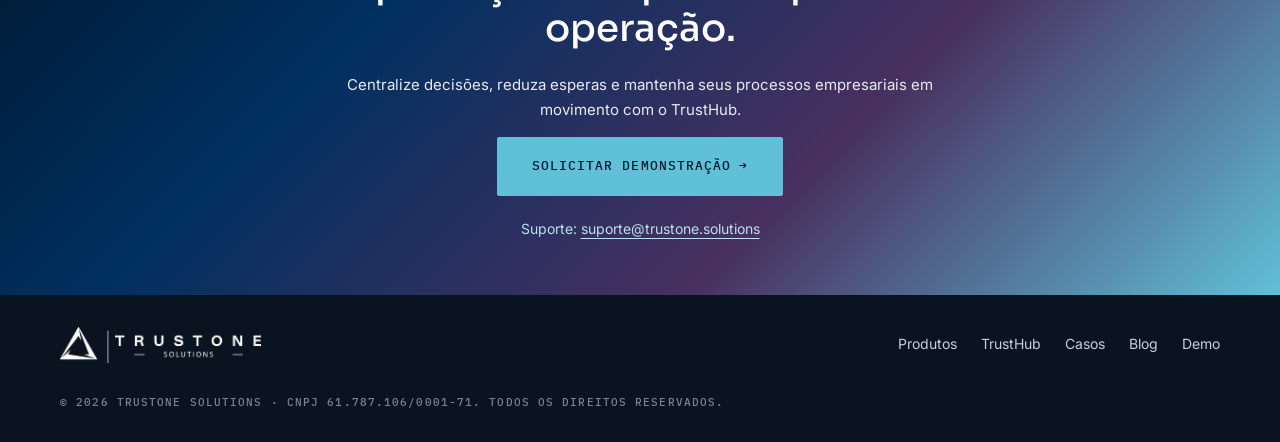
<file: trusthub.html>
<!DOCTYPE html>
<html lang="pt-BR">
<head>
  <meta charset="UTF-8" />
  <meta name="viewport" content="width=device-width, initial-scale=1.0" />
  <meta name="description" content="TrustHub: aprovações empresariais em tempo real, com contexto, rastreabilidade e integração aos seus processos." />
  <meta name="keywords" content="SAP Business One, consultoria empresarial, analytics, desenvolvimento, gestão empresarial, ERP, business intelligence, automação de processos, São Paulo">
  <meta name="language" content="pt-BR">
  <link rel="icon" type="image/png" href="assets/favicon.png">
  <link rel="canonical" href="https://trustone.solutions/trusthub.html" />
  <meta property="og:type" content="website" />
  <meta property="og:site_name" content="TrustOne Solutions" />
  <meta property="og:title" content="TrustHub: aprovações para SAP Business One | TrustOne Solutions" />
  <meta property="og:url" content="https://trustone.solutions/trusthub.html" />
  <title>TrustHub: aprovações para SAP Business One | TrustOne Solutions</title>
  <link rel="preconnect" href="https://fonts.googleapis.com" />
  <link rel="preconnect" href="https://fonts.gstatic.com" crossorigin />
  <link href="https://fonts.googleapis.com/css2?family=IBM+Plex+Mono:wght@400;500&family=Inter:wght@400;500;600&family=Sora:wght@300;400;500;600&display=swap" rel="stylesheet" />
  <link rel="stylesheet" href="style.css" />
  <link rel="stylesheet" href="pages.css" />
  <script type="application/ld+json">
{
  "@context": "https://schema.org",
  "@graph": [
    {
      "@type": "FAQPage",
      "mainEntity": [
        {
          "@type": "Question",
          "name": "O que é o TrustHub?",
          "acceptedAnswer": {
            "@type": "Answer",
            "text": "O TrustHub é o aplicativo de aprovações empresariais da TrustOne Solutions para o SAP Business One e outros ERPs. O aprovador recebe a notificação, analisa o documento completo, decide pelo celular e a decisão retorna ao ERP com histórico."
          }
        },
        {
          "@type": "Question",
          "name": "Como aprovar documentos do SAP Business One pelo celular?",
          "acceptedAnswer": {
            "@type": "Answer",
            "text": "Com o TrustHub, o responsável é avisado por notificação push quando há uma aprovação pendente, consulta fornecedor, itens, valores, centro de custo e anexos, aprova ou reprova com observações, e a resposta volta ao SAP Business One automaticamente."
          }
        },
        {
          "@type": "Question",
          "name": "O TrustHub funciona no iPhone e no Android?",
          "acceptedAnswer": {
            "@type": "Answer",
            "text": "Sim. O aplicativo foi desenvolvido para iOS e Android."
          }
        },
        {
          "@type": "Question",
          "name": "Quais documentos podem ser aprovados no aplicativo?",
          "acceptedAnswer": {
            "@type": "Answer",
            "text": "Documentos corporativos que passam por aprovação no ERP, como solicitações de compra e reconhecimentos de despesa. Os modelos de aprovação configurados no SAP definem o que chega ao aplicativo."
          }
        },
        {
          "@type": "Question",
          "name": "O aprovador consegue ver os anexos do documento?",
          "acceptedAnswer": {
            "@type": "Answer",
            "text": "Sim. Os anexos do processo podem ser visualizados dentro do aplicativo, antes da decisão."
          }
        },
        {
          "@type": "Question",
          "name": "O que acontece depois que eu aprovo ou reprovo?",
          "acceptedAnswer": {
            "@type": "Answer",
            "text": "A decisão, com as observações, é registrada no aplicativo e retorna ao ERP para que as próximas etapas do processo aconteçam. O histórico de decisões fica disponível para consulta."
          }
        },
        {
          "@type": "Question",
          "name": "E se a integração com o ERP falhar?",
          "acceptedAnswer": {
            "@type": "Answer",
            "text": "O aplicativo mostra os eventos com falha de integração, permite acompanhar as mensagens e reenviar o documento quando necessário."
          }
        },
        {
          "@type": "Question",
          "name": "O TrustHub funciona com mais de uma empresa?",
          "acceptedAnswer": {
            "@type": "Answer",
            "text": "Sim. É possível alternar rapidamente entre empresas e gerenciar diferentes contextos no mesmo aplicativo."
          }
        },
        {
          "@type": "Question",
          "name": "Em quais idiomas o aplicativo está disponível?",
          "acceptedAnswer": {
            "@type": "Answer",
            "text": "Português do Brasil, inglês e espanhol. Cada usuário escolhe o idioma no perfil."
          }
        },
        {
          "@type": "Question",
          "name": "O TrustHub funciona só com SAP?",
          "acceptedAnswer": {
            "@type": "Answer",
            "text": "O TrustHub trabalha conectado ao SAP Business One e a outros ERPs. Para confirmar o seu sistema, fale com a equipe da TrustOne."
          }
        },
        {
          "@type": "Question",
          "name": "Quanto custa e quanto tempo leva para implantar?",
          "acceptedAnswer": {
            "@type": "Answer",
            "text": "O valor e o prazo dependem do escopo, do número de usuários e das regras de aprovação do seu ambiente, e são apresentados em proposta. A TrustOne trabalha com implantações ágeis, com go-live em dias conforme o escopo. Solicite uma demonstração para receber a proposta."
          }
        }
      ]
    },
    {
      "@type": "SoftwareApplication",
      "name": "TrustHub",
      "applicationCategory": "BusinessApplication",
      "operatingSystem": "iOS, Android",
      "inLanguage": [
        "pt-BR",
        "en",
        "es"
      ],
      "description": "Aplicativo de aprovações empresariais para SAP Business One da TrustOne Solutions.",
      "url": "https://trustone.solutions/trusthub.html",
      "publisher": {
        "@type": "Organization",
        "name": "TrustOne Solutions",
        "url": "https://trustone.solutions/"
      }
    }
  ]
}
  </script>
</head>
<body>
  <header class="site-header" id="header">
    <div class="container header-inner">
      <a href="index.html" class="logo" aria-label="TrustOne Solutions - Início"><img src="assets/logo_horizontal_1cor.png" alt="TrustOne Solutions" /></a>
      <nav class="main-nav" id="mainNav" aria-label="Navegação principal">
        <a href="index.html#solucoes">Soluções</a>
        <a href="produtos.html">Produtos</a>
        <a href="casos.html">Casos</a><a href="blog.html">Blog</a>
        <a href="index.html#contato" class="btn btn--small">Agendar demo</a>
      </nav>
      <button class="menu-toggle" id="menuToggle" aria-label="Abrir menu" aria-expanded="false" aria-controls="mainNav"><span></span><span></span><span></span></button>
    </div>
  </header>

  <main>
    <section class="hero" aria-labelledby="trusthubTitle">
      <div class="container trusthub-hero__layout">
        <div>
          <p class="caption caption--mono hero__eyebrow">— TrustHub · Aprovações empresariais</p>
          <h1 id="trusthubTitle" class="display display--l hero__title">Não seja o gargalo da <span class="text-cyan">operação.</span></h1>
          <p class="body-text hero__lead">O TrustHub agiliza aprovações de documentos e processos corporativos para que você decida em tempo real, de qualquer lugar, com segurança e contexto.</p>
          <div class="hero__actions">
            <a href="index.html#contato" class="btn btn--primary">Solicitar demonstração <span aria-hidden="true">→</span></a>
            <a href="index.html#contato" class="btn btn--outline">Falar com especialista</a>
          </div>
        </div>
        <div class="app-preview">
          <img src="assets/app/iphone_17/home.png" alt="Tela de detalhe de aprovação no aplicativo TrustHub" />
        </div>
      </div>
    </section>

    <section class="problem-section" aria-labelledby="problemTitle">
      <div class="container problem-layout">
        <div>
          <p class="caption caption--mono">— O problema</p>
          <h2 id="problemTitle" class="headline">Uma aprovação atrasada pode parar toda a operação.</h2>
        </div>
        <ul class="problem-list">
          <li><span class="check-list__icon" aria-hidden="true"><img src="assets/check.svg" alt="" /></span><span>Aprovações ficam paradas aguardando uma decisão.</span></li>
          <li><span class="check-list__icon" aria-hidden="true"><img src="assets/check.svg" alt="" /></span><span>Documentos pendentes não têm visibilidade clara para quem precisa agir.</span></li>
          <li><span class="check-list__icon" aria-hidden="true"><img src="assets/check.svg" alt="" /></span><span>Compras, pagamentos, vendas e rotinas internas sofrem com atrasos.</span></li>
          <li><span class="check-list__icon" aria-hidden="true"><img src="assets/check.svg" alt="" /></span><span>Informações ficam espalhadas entre sistemas, planilhas e canais de conversa.</span></li>
        </ul>
      </div>
    </section>

    <section class="solution-section" aria-labelledby="solutionTitle">
      <div class="container">
        <div class="solution-intro">
          <p class="caption caption--mono">— A solução</p>
          <h2 id="solutionTitle" class="headline">Toda aprovação, no mesmo fluxo.</h2>
          <p class="body-text">O TrustHub centraliza decisões em um único aplicativo. O responsável é notificado, recebe o contexto necessário e devolve a decisão ao processo empresarial sem interromper a operação.</p>
        </div>
        <div class="benefit-grid">
          <article class="benefit-card"><span class="card-kicker">Notifique</span><h3 class="subhead">A pessoa certa, no momento certo.</h3><p class="body-text">Uma nova aprovação disponível gera alerta para que a análise comece sem depender de cobrança manual.</p></article>
          <article class="benefit-card"><span class="card-kicker">Contextualize</span><h3 class="subhead">Informação antes da decisão.</h3><p class="body-text">Itens, valores, fornecedor, dados do documento e anexos ficam reunidos no mesmo fluxo.</p></article>
          <article class="benefit-card"><span class="card-kicker">Registre</span><h3 class="subhead">Decisões com histórico.</h3><p class="body-text">Aprove ou reprove com observações, preservando status e histórico para consulta.</p></article>
          <article class="benefit-card"><span class="card-kicker">Retorne</span><h3 class="subhead">O processo continua.</h3><p class="body-text">A decisão retorna ao ERP para que as próximas etapas aconteçam com continuidade.</p></article>
        </div>
      </div>
    </section>

    <section class="app-gallery" aria-labelledby="galleryTitle">
      <div class="container">
        <header class="section-header">
          <p class="caption caption--mono">— Veja o TrustHub</p>
          <h2 id="galleryTitle" class="headline">Aprovações e informações na palma da mão.</h2>
          <p class="body-text section-header__lead">Da lista de pendências à análise detalhada de documentos, o TrustHub reúne o contexto necessário para decidir sem interromper a operação.</p>
        </header>
        <div class="app-gallery__layout" tabindex="0" aria-label="Galeria horizontal de telas do TrustHub">
          <article class="app-gallery__item">
            <div class="app-gallery__image"><img src="assets/app/iphone_17/home.png" alt="Lista de aprovações pendentes no TrustHub" loading="lazy" /></div>
            <div class="app-gallery__copy"><span class="card-kicker">Aprovações pendentes</span><h3 class="subhead">Priorize o que precisa da sua decisão.</h3><p class="body-text">Visualize solicitações, valores e status em uma lista organizada.</p></div>
          </article>
          <article class="app-gallery__item">
            <div class="app-gallery__image"><img src="assets/app/iphone_17/detalhe_aprovacao2.png" alt="Detalhe de documento para aprovação no TrustHub" loading="lazy" /></div>
            <div class="app-gallery__copy"><span class="card-kicker">Análise completa</span><h3 class="subhead">Decida com todos os detalhes.</h3><p class="body-text">Consulte itens, valores e centros de custo antes de aprovar.</p></div>
          </article>
          <article class="app-gallery__item">
            <div class="app-gallery__image"><img src="assets/app/iphone_17/AnexoLista.png" alt="Lista de anexos de um documento no TrustHub" loading="lazy" /></div>
            <div class="app-gallery__copy"><span class="card-kicker">Visualizador de anexos</span><h3 class="subhead">Acesse documentos sem sair do app.</h3><p class="body-text">Um diferencial do TrustHub: visualize os anexos do processo no aplicativo, recurso que o app da SAP não oferece.</p></div>
          </article>
          <article class="app-gallery__item">
            <div class="app-gallery__image"><img src="assets/app/iphone_17/dashboard.png" alt="Dashboard de vendas no TrustHub" loading="lazy" /></div>
            <div class="app-gallery__copy"><span class="card-kicker">Dashboard</span><h3 class="subhead">Indicadores para acompanhar a operação.</h3><p class="body-text">Acesse vendas do mês e do dia diretamente pelo aplicativo.</p></div>
          </article>
          <article class="app-gallery__item">
            <div class="app-gallery__image"><img src="assets/app/iphone_17/perfil.png" alt="Perfil do TrustHub configurado em espanhol" loading="lazy" /></div>
            <div class="app-gallery__copy"><span class="card-kicker">Perfil multilíngue</span><h3 class="subhead">Use o app no idioma da sua equipe.</h3><p class="body-text">Configure preferências de idioma no perfil e navegue pelo TrustHub em diferentes idiomas.</p></div>
          </article>
        </div>
      </div>
    </section>

    <section class="flow-section" aria-labelledby="flowTitle">
      <div class="container">
        <header class="section-header">
          <p class="caption caption--light">— Como funciona</p>
          <h2 id="flowTitle" class="headline headline--light">Quatro passos para a decisão seguir em frente.</h2>
        </header>
        <div class="flow-grid">
          <article class="flow-step"><span class="step__number">01</span><h3>Receba</h3><p>A aprovação chega ao aplicativo e o responsável é notificado.</p></article>
          <article class="flow-step"><span class="step__number">02</span><h3>Analise</h3><p>Consulte valores, fornecedor, itens, informações do documento e anexos.</p></article>
          <article class="flow-step"><span class="step__number">03</span><h3>Decida</h3><p>Aprove ou reprove incluindo observações sempre que necessário.</p></article>
          <article class="flow-step"><span class="step__number">04</span><h3>Integre</h3><p>A decisão retorna ao processo empresarial e o fluxo segue automaticamente.</p></article>
        </div>
      </div>
    </section>

    <section aria-labelledby="featuresTitle">
      <div class="container">
        <header class="section-header">
          <p class="caption caption--mono">— Funcionalidades</p>
          <h2 id="featuresTitle" class="headline">Tudo o que você precisa para decidir com contexto.</h2>
        </header>
        <div class="feature-grid">
          <article class="feature-card"><h3 class="subhead">Aprovações em tempo real</h3><p class="body-text">Receba notificações push sempre que uma nova aprovação precisar de análise.</p></article>
          <article class="feature-card"><h3 class="subhead">Documento completo</h3><p class="body-text">Consulte fornecedor, valor, emissão, itens detalhados e outras informações antes de decidir.</p></article>
          <article class="feature-card"><h3 class="subhead">Anexos no aplicativo</h3><p class="body-text">Acesse documentos e arquivos anexos para tomar decisões com mais contexto.</p></article>
          <article class="feature-card"><h3 class="subhead">Observações registradas</h3><p class="body-text">Inclua comentários ao aprovar ou reprovar e mantenha o histórico de cada decisão.</p></article>
          <article class="feature-card"><h3 class="subhead">Dashboard de vendas</h3><p class="body-text">Acompanhe vendas mensais e diárias, indicadores e comparação com metas.</p></article>
          <article class="feature-card"><h3 class="subhead">Filtros e busca</h3><p class="body-text">Encontre aprovações por período, fornecedor, valor ou número do documento.</p></article>
          <article class="feature-card"><h3 class="subhead">Relatório de aprovações</h3><p class="body-text">Consulte documentos processados e filtre o histórico por status.</p></article>
          <article class="feature-card"><h3 class="subhead">Eventos com falha</h3><p class="body-text">Visualize falhas de integração, acompanhe mensagens e reenvie documentos quando necessário.</p></article>
          <article class="feature-card"><h3 class="subhead">Múltiplas empresas</h3><p class="body-text">Alterne rapidamente entre empresas e gerencie diferentes contextos no mesmo aplicativo.</p></article>
          <article class="feature-card"><h3 class="subhead">Perfil e dados SAP</h3><p class="body-text">Atualize dados SAP, senha e preferências de idioma com segurança.</p></article>
        </div>
        <div class="hero__actions"><a href="index.html#contato" class="btn btn--primary">Solicitar demonstração <span aria-hidden="true">→</span></a></div>
      </div>
    </section>

    <section class="integration-section" aria-labelledby="integrationTitle">
      <div class="container integration-layout">
        <div>
          <p class="caption caption--mono">— Integração empresarial</p>
          <h2 id="integrationTitle" class="headline">A decisão não termina no aplicativo.</h2>
          <p class="body-text">O TrustHub trabalha conectado ao SAP e a outros ERPs. Dados e status são sincronizados para que aprovações e reprovações retornem ao fluxo empresarial com rastreabilidade.</p>
          <a href="index.html#contato" class="btn btn--primary">Falar com especialista <span aria-hidden="true">→</span></a>
        </div>
        <div class="integration-quote"><p>“O TrustHub conecta pessoas, documentos e sistemas. As decisões são registradas no aplicativo e retornam rapidamente ao processo empresarial, reduzindo retrabalho e mantendo a operação em movimento.”</p></div>
      </div>
    </section>

    <section aria-labelledby="audienceTitle">
      <div class="container">
        <header class="section-header"><p class="caption caption--mono">— Para quem é</p><h2 id="audienceTitle" class="headline">Para quem não pode esperar a operação parar.</h2></header>
        <div class="audience-grid">
          <article class="audience-card"><span class="card-kicker">01</span><h3 class="subhead">Gestores e diretores</h3></article>
          <article class="audience-card"><span class="card-kicker">02</span><h3 class="subhead">Compras e analistas</h3></article>
          <article class="audience-card"><span class="card-kicker">03</span><h3 class="subhead">Controllers financeiros</h3></article>
          <article class="audience-card"><span class="card-kicker">04</span><h3 class="subhead">Aprovadores de despesas</h3></article>
          <article class="audience-card"><span class="card-kicker">05</span><h3 class="subhead">Equipes em mobilidade</h3></article>
        </div>
      </div>
    </section>

    <section class="solution-section" aria-labelledby="benefitsTitle">
      <div class="container">
        <header class="section-header"><p class="caption caption--mono">— Benefícios</p><h2 id="benefitsTitle" class="headline">Menos espera. Mais visibilidade para agir.</h2></header>
        <div class="benefit-grid">
          <article class="benefit-card"><h3 class="subhead">Agilidade operacional</h3><p class="body-text">Reduza o tempo aguardando aprovações e dê continuidade a compras, pagamentos e processos internos.</p></article>
          <article class="benefit-card"><h3 class="subhead">Decisões mais seguras</h3><p class="body-text">Acesse documentos e anexos antes de aprovar, com contexto suficiente para decidir.</p></article>
          <article class="benefit-card"><h3 class="subhead">Rastreabilidade</h3><p class="body-text">Tenha registro de decisões, observações, pendências e aprovações processadas.</p></article>
          <article class="benefit-card"><h3 class="subhead">Mobilidade</h3><p class="body-text">Aprove documentos de onde estiver, sem desconectar a decisão do processo empresarial.</p></article>
        </div>
      </div>
    </section>

    <section class="security-section" aria-labelledby="securityTitle">
      <div class="container security-layout">
        <div><p class="caption caption--mono">— Segurança e confiabilidade</p><h2 id="securityTitle" class="headline">Acesso empresarial com responsabilidade.</h2><p class="body-text">O TrustHub foi pensado para manter as decisões acessíveis sem abrir mão de práticas adequadas de proteção e privacidade.</p></div>
        <ul class="security-list">
          <li><span class="check-list__icon" aria-hidden="true"><img src="assets/check.svg" alt="" /></span><span>Autenticação segura com Firebase.</span></li>
          <li><span class="check-list__icon" aria-hidden="true"><img src="assets/check.svg" alt="" /></span><span>Proteção de dados empresariais.</span></li>
          <li><span class="check-list__icon" aria-hidden="true"><img src="assets/check.svg" alt="" /></span><span>Persistência segura de sessão.</span></li>
          <li><span class="check-list__icon" aria-hidden="true"><img src="assets/check.svg" alt="" /></span><span>Práticas de privacidade aplicáveis à empresa.</span></li>
        </ul>
      </div>
    </section>

    <section class="faq-section" id="perguntas" aria-labelledby="faqTitle">
      <div class="container">
        <header class="section-header"><p class="caption caption--mono">— Perguntas frequentes</p><h2 id="faqTitle" class="headline">O que mais perguntam sobre o TrustHub.</h2></header>
        <div class="faq-list">
          <details class="faq-item"><summary>O que é o TrustHub?</summary><p class="body-text">O TrustHub é o aplicativo de aprovações empresariais da TrustOne Solutions para o SAP Business One e outros ERPs. O aprovador recebe a notificação, analisa o documento completo, decide pelo celular e a decisão retorna ao ERP com histórico.</p></details>
          <details class="faq-item"><summary>Como aprovar documentos do SAP Business One pelo celular?</summary><p class="body-text">Com o TrustHub, o responsável é avisado por notificação push quando há uma aprovação pendente, consulta fornecedor, itens, valores, centro de custo e anexos, aprova ou reprova com observações, e a resposta volta ao SAP Business One automaticamente.</p></details>
          <details class="faq-item"><summary>O TrustHub funciona no iPhone e no Android?</summary><p class="body-text">Sim. O aplicativo foi desenvolvido para iOS e Android.</p></details>
          <details class="faq-item"><summary>Quais documentos podem ser aprovados no aplicativo?</summary><p class="body-text">Documentos corporativos que passam por aprovação no ERP, como solicitações de compra e reconhecimentos de despesa. Os modelos de aprovação configurados no SAP definem o que chega ao aplicativo.</p></details>
          <details class="faq-item"><summary>O aprovador consegue ver os anexos do documento?</summary><p class="body-text">Sim. Os anexos do processo podem ser visualizados dentro do aplicativo, antes da decisão.</p></details>
          <details class="faq-item"><summary>O que acontece depois que eu aprovo ou reprovo?</summary><p class="body-text">A decisão, com as observações, é registrada no aplicativo e retorna ao ERP para que as próximas etapas do processo aconteçam. O histórico de decisões fica disponível para consulta.</p></details>
          <details class="faq-item"><summary>E se a integração com o ERP falhar?</summary><p class="body-text">O aplicativo mostra os eventos com falha de integração, permite acompanhar as mensagens e reenviar o documento quando necessário.</p></details>
          <details class="faq-item"><summary>O TrustHub funciona com mais de uma empresa?</summary><p class="body-text">Sim. É possível alternar rapidamente entre empresas e gerenciar diferentes contextos no mesmo aplicativo.</p></details>
          <details class="faq-item"><summary>Em quais idiomas o aplicativo está disponível?</summary><p class="body-text">Português do Brasil, inglês e espanhol. Cada usuário escolhe o idioma no perfil.</p></details>
          <details class="faq-item"><summary>O TrustHub funciona só com SAP?</summary><p class="body-text">O TrustHub trabalha conectado ao SAP Business One e a outros ERPs. Para confirmar o seu sistema, fale com a equipe da TrustOne.</p></details>
          <details class="faq-item"><summary>Quanto custa e quanto tempo leva para implantar?</summary><p class="body-text">O valor e o prazo dependem do escopo, do número de usuários e das regras de aprovação do seu ambiente, e são apresentados em proposta. A TrustOne trabalha com implantações ágeis, com go-live em dias conforme o escopo. Solicite uma demonstração para receber a proposta.</p></details>
        </div>
      </div>
    </section>

    <section class="final-cta" aria-labelledby="trusthubCtaTitle">
      <div class="container final-cta__content">
        <p class="caption caption--light">— TrustHub</p>
        <h2 id="trusthubCtaTitle" class="headline">A aprovação não precisa parar sua operação.</h2>
        <p class="body-text">Centralize decisões, reduza esperas e mantenha seus processos empresariais em movimento com o TrustHub.</p>
        <a href="index.html#contato" class="btn btn--primary btn--large">Solicitar demonstração <span aria-hidden="true">→</span></a>
        <p class="final-cta__support">Suporte: <a href="mailto:suporte@trustone.solutions">suporte@trustone.solutions</a></p>
      </div>
    </section>
  </main>

  <footer class="site-footer">
    <div class="container footer-inner">
      <a href="index.html" class="logo logo--footer" aria-label="TrustOne Solutions - Início"><img src="assets/logo_horizontal_2cores.png" alt="TrustOne Solutions" /></a>
      <nav class="footer-nav" aria-label="Links do rodapé"><a href="produtos.html">Produtos</a><a href="trusthub.html">TrustHub</a><a href="casos.html">Casos</a><a href="blog.html">Blog</a><a href="index.html#contato">Demo</a></nav>
      <p class="caption caption--mono footer__legal">© 2026 TrustOne Solutions · CNPJ 61.787.106/0001-71. Todos os direitos reservados.</p>
    </div>
  </footer>
  <script src="script.js"></script>
</body>
</html>
</file>
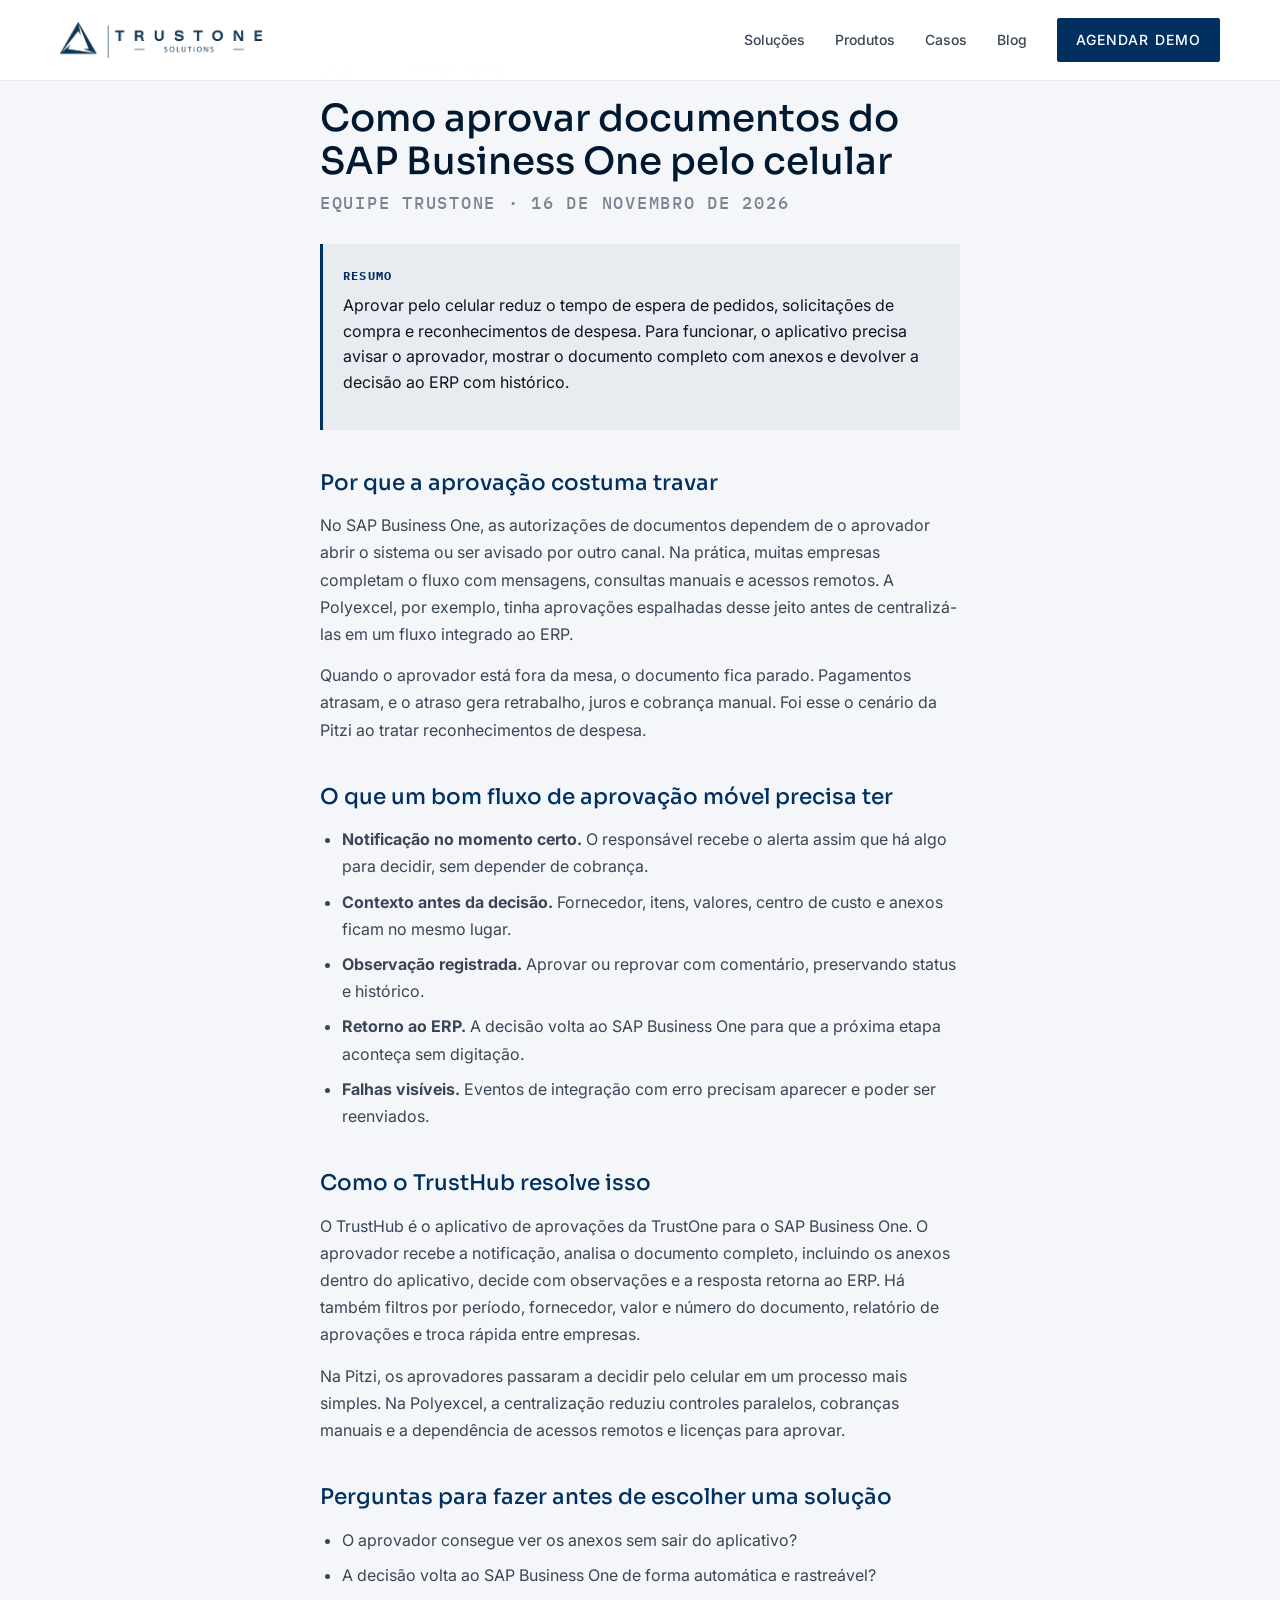
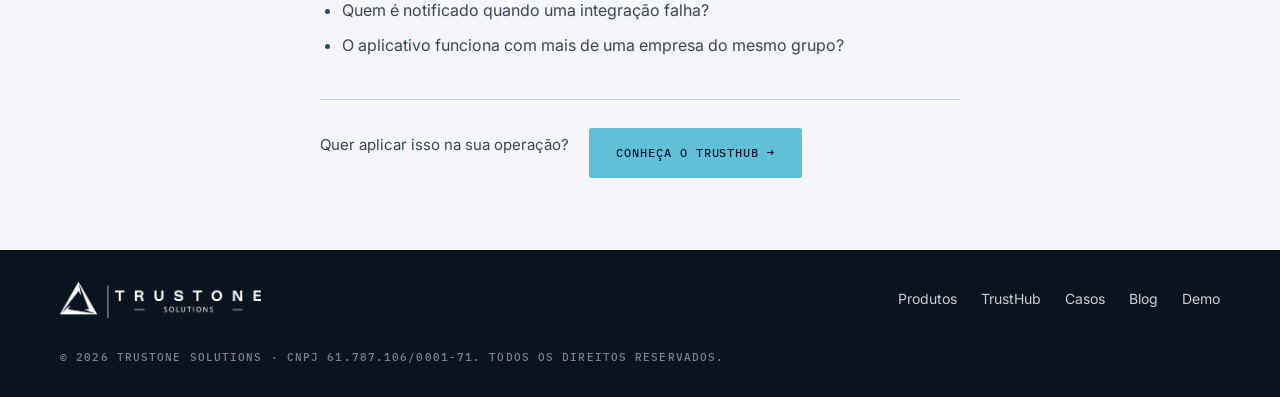
<file: blog/aprovar-documentos-sap-business-one-pelo-celular.html>
<!DOCTYPE html>
<html lang="pt-BR">
<head>
  <meta charset="UTF-8" />
  <meta name="viewport" content="width=device-width, initial-scale=1.0" />
  <meta name="description" content="O que muda quando o aprovador decide pelo celular: notificação, contexto do documento, histórico e retorno ao SAP Business One. Com exemplos de uso." />
  <meta name="language" content="pt-BR">
  <link rel="canonical" href="https://trustone.solutions/blog/aprovar-documentos-sap-business-one-pelo-celular.html" />
  <meta property="og:type" content="article" />
  <meta property="og:locale" content="pt_BR" />
  <meta property="og:site_name" content="TrustOne Solutions" />
  <meta property="og:title" content="Como aprovar documentos do SAP Business One pelo celular | TrustOne Solutions" />
  <meta property="og:description" content="O que muda quando o aprovador decide pelo celular: notificação, contexto do documento, histórico e retorno ao SAP Business One. Com exemplos de uso." />
  <meta property="og:url" content="https://trustone.solutions/blog/aprovar-documentos-sap-business-one-pelo-celular.html" />
  <meta property="og:image" content="https://trustone.solutions/assets/logo_horizontal_2cores.png" />
  <link rel="icon" type="image/png" href="/assets/favicon.png">
  <title>Como aprovar documentos do SAP Business One pelo celular | TrustOne Solutions</title>
  <link rel="preconnect" href="https://fonts.googleapis.com" />
  <link rel="preconnect" href="https://fonts.gstatic.com" crossorigin />
  <link href="https://fonts.googleapis.com/css2?family=IBM+Plex+Mono:wght@400;500&family=Inter:wght@400;500;600&family=Sora:wght@300;400;500;600&display=swap" rel="stylesheet" />
  <link rel="stylesheet" href="/style.css" />
  <link rel="stylesheet" href="/pages.css" />
  <link rel="stylesheet" href="/blog.css" />
  <script type="application/ld+json">
{
  "@context": "https://schema.org",
  "@type": "BlogPosting",
  "headline": "Como aprovar documentos do SAP Business One pelo celular",
  "description": "O que muda quando o aprovador decide pelo celular: notificação, contexto do documento, histórico e retorno ao SAP Business One. Com exemplos de uso.",
  "datePublished": "2026-11-16",
  "dateModified": "2026-11-16",
  "inLanguage": "pt-BR",
  "mainEntityOfPage": "https://trustone.solutions/blog/aprovar-documentos-sap-business-one-pelo-celular.html",
  "author": {
    "@type": "Organization",
    "name": "TrustOne Solutions",
    "url": "https://trustone.solutions/"
  },
  "publisher": {
    "@type": "Organization",
    "name": "TrustOne Solutions",
    "url": "https://trustone.solutions/",
    "logo": {
      "@type": "ImageObject",
      "url": "https://trustone.solutions/assets/logo_horizontal_2cores.png"
    }
  },
  "image": "https://trustone.solutions/assets/logo_horizontal_2cores.png"
}
  </script>
</head>
<body>
  <header class="site-header" id="header">
    <div class="container header-inner">
      <a href="/index.html" class="logo" aria-label="TrustOne Solutions - Início"><img src="/assets/logo_horizontal_1cor.png" alt="TrustOne Solutions" /></a>
      <nav class="main-nav" id="mainNav" aria-label="Navegação principal">
        <a href="/index.html#solucoes">Soluções</a>
        <a href="/produtos.html">Produtos</a>
        <a href="/casos.html">Casos</a>
        <a href="/blog.html">Blog</a>
        <a href="/index.html#contato" class="btn btn--small">Agendar demo</a>
      </nav>
      <button class="menu-toggle" id="menuToggle" aria-label="Abrir menu" aria-expanded="false" aria-controls="mainNav"><span></span><span></span><span></span></button>
    </div>
  </header>

  <main>
    <article class="post container">
      <p class="caption caption--mono"><a href="/blog.html">Blog</a> — Aprovações</p>
      <h1 class="headline post__title">Como aprovar documentos do SAP Business One pelo celular</h1>
      <p class="caption post__meta">Equipe TrustOne · <time datetime="2026-11-16">16 de novembro de 2026</time></p>
      <div class="post__summary"><strong>Resumo</strong><p>Aprovar pelo celular reduz o tempo de espera de pedidos, solicitações de compra e reconhecimentos de despesa. Para funcionar, o aplicativo precisa avisar o aprovador, mostrar o documento completo com anexos e devolver a decisão ao ERP com histórico.</p></div>
      <div class="post__body">
<h2>Por que a aprovação costuma travar</h2>
<p>No SAP Business One, as autorizações de documentos dependem de o aprovador abrir o sistema ou ser avisado por outro canal. Na prática, muitas empresas completam o fluxo com mensagens, consultas manuais e acessos remotos. A Polyexcel, por exemplo, tinha aprovações espalhadas desse jeito antes de centralizá-las em um fluxo integrado ao ERP.</p>
<p>Quando o aprovador está fora da mesa, o documento fica parado. Pagamentos atrasam, e o atraso gera retrabalho, juros e cobrança manual. Foi esse o cenário da Pitzi ao tratar reconhecimentos de despesa.</p>
<h2>O que um bom fluxo de aprovação móvel precisa ter</h2>
<ul>
<li><strong>Notificação no momento certo.</strong> O responsável recebe o alerta assim que há algo para decidir, sem depender de cobrança.</li>
<li><strong>Contexto antes da decisão.</strong> Fornecedor, itens, valores, centro de custo e anexos ficam no mesmo lugar.</li>
<li><strong>Observação registrada.</strong> Aprovar ou reprovar com comentário, preservando status e histórico.</li>
<li><strong>Retorno ao ERP.</strong> A decisão volta ao SAP Business One para que a próxima etapa aconteça sem digitação.</li>
<li><strong>Falhas visíveis.</strong> Eventos de integração com erro precisam aparecer e poder ser reenviados.</li>
</ul>
<h2>Como o TrustHub resolve isso</h2>
<p>O TrustHub é o aplicativo de aprovações da TrustOne para o SAP Business One. O aprovador recebe a notificação, analisa o documento completo, incluindo os anexos dentro do aplicativo, decide com observações e a resposta retorna ao ERP. Há também filtros por período, fornecedor, valor e número do documento, relatório de aprovações e troca rápida entre empresas.</p>
<p>Na Pitzi, os aprovadores passaram a decidir pelo celular em um processo mais simples. Na Polyexcel, a centralização reduziu controles paralelos, cobranças manuais e a dependência de acessos remotos e licenças para aprovar.</p>
<h2>Perguntas para fazer antes de escolher uma solução</h2>
<ul>
<li>O aprovador consegue ver os anexos sem sair do aplicativo?</li>
<li>A decisão volta ao SAP Business One de forma automática e rastreável?</li>
<li>Quem é notificado quando uma integração falha?</li>
<li>O aplicativo funciona com mais de uma empresa do mesmo grupo?</li>
</ul>
</div>
      <aside class="post__cta"><p class="body-text">Quer aplicar isso na sua operação?</p><a href="/trusthub.html" class="btn btn--primary">Conheça o TrustHub <span aria-hidden="true">→</span></a></aside>
    </article>
  </main>

  <footer class="site-footer">
    <div class="container footer-inner">
      <a href="/index.html" class="logo logo--footer" aria-label="TrustOne Solutions - Início"><img src="/assets/logo_horizontal_2cores.png" alt="TrustOne Solutions" /></a>
      <nav class="footer-nav" aria-label="Links do rodapé"><a href="/produtos.html">Produtos</a><a href="/trusthub.html">TrustHub</a><a href="/casos.html">Casos</a><a href="/blog.html">Blog</a><a href="/index.html#contato">Demo</a></nav>
      <p class="caption caption--mono footer__legal">© 2026 TrustOne Solutions · CNPJ 61.787.106/0001-71. Todos os direitos reservados.</p>
    </div>
  </footer>
  <script src="/script.js"></script>
</body>
</html>
</file>
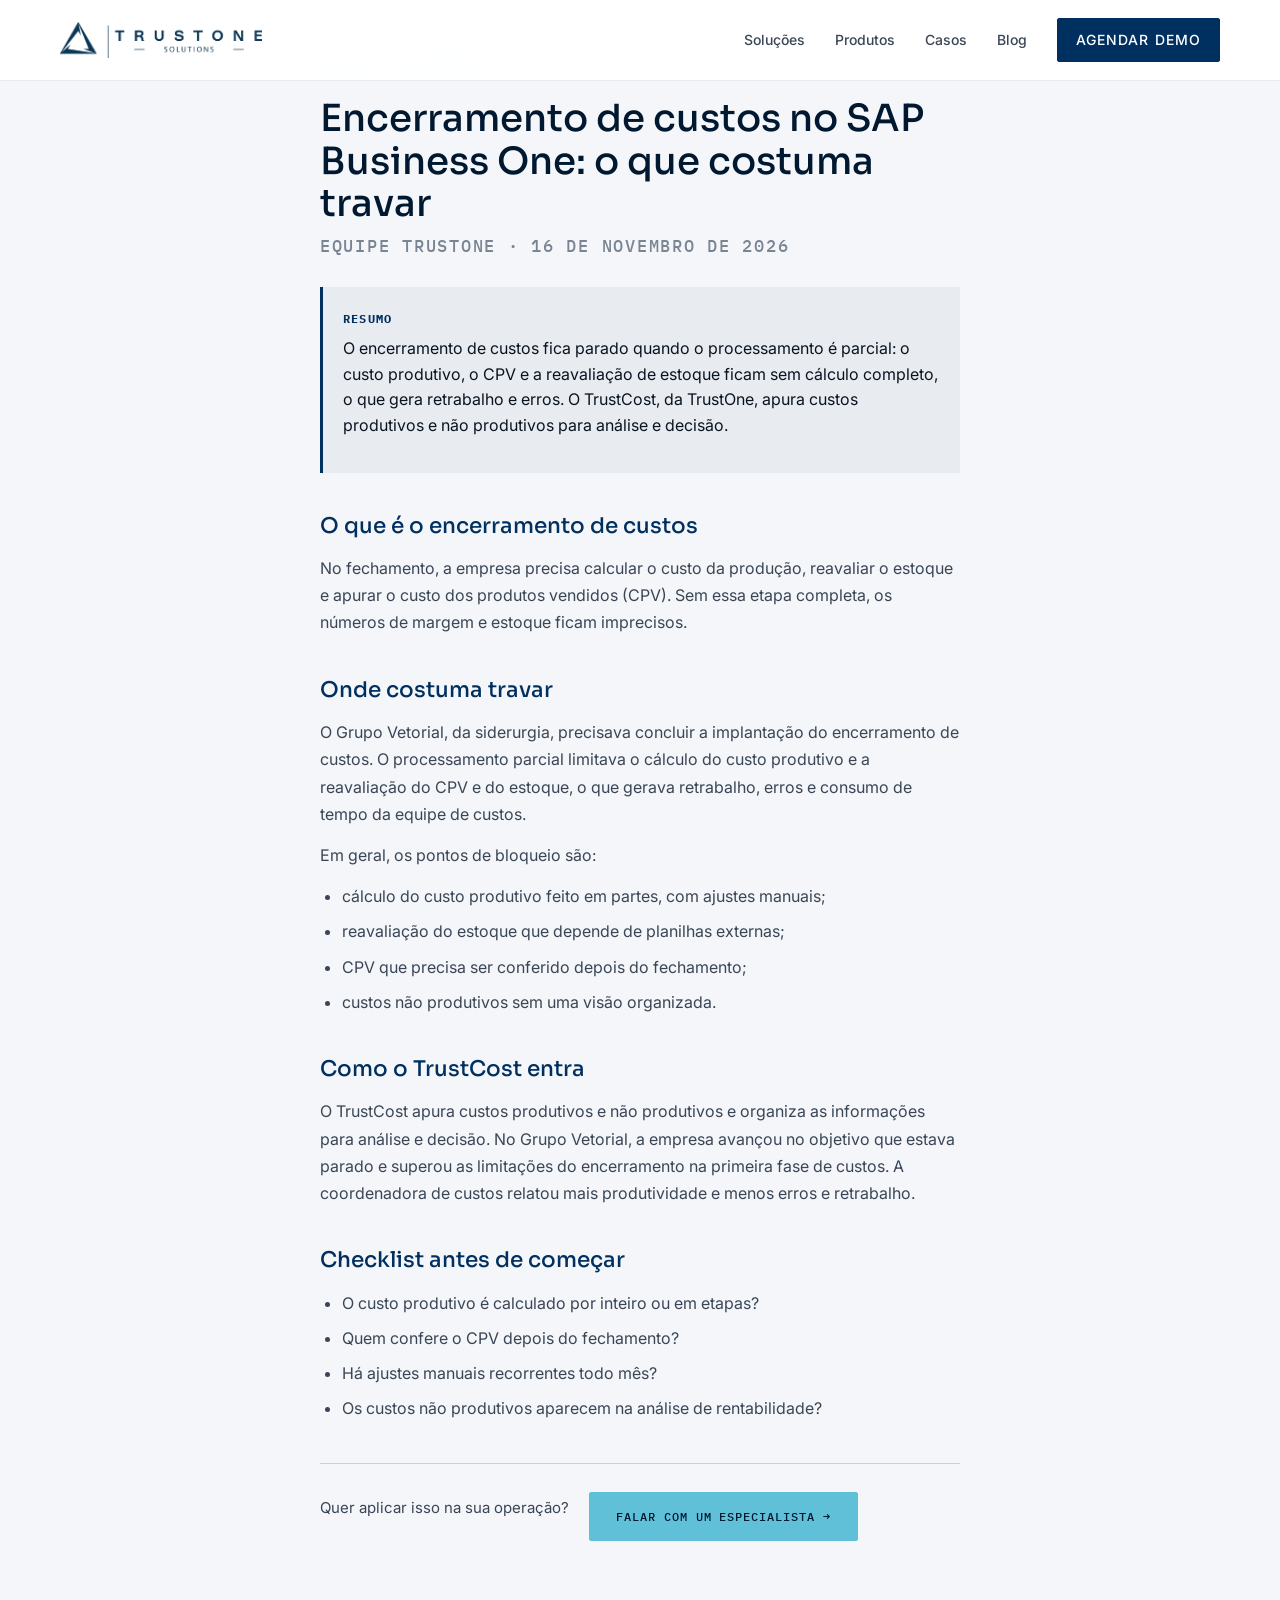
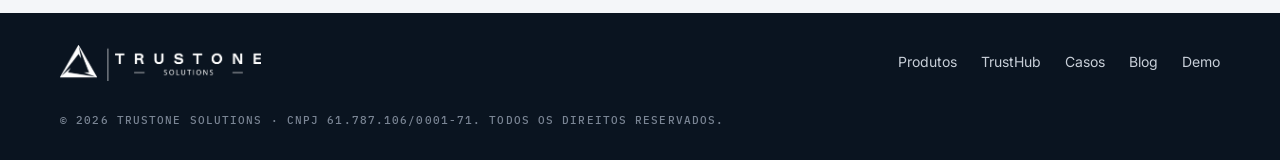
<file: blog/encerramento-de-custos-sap-business-one.html>
<!DOCTYPE html>
<html lang="pt-BR">
<head>
  <meta charset="UTF-8" />
  <meta name="viewport" content="width=device-width, initial-scale=1.0" />
  <meta name="description" content="Por que o encerramento de custos fica incompleto em muitas implantações do SAP Business One e como o TrustCost ajudou o Grupo Vetorial a avançar." />
  <meta name="language" content="pt-BR">
  <link rel="canonical" href="https://trustone.solutions/blog/encerramento-de-custos-sap-business-one.html" />
  <meta property="og:type" content="article" />
  <meta property="og:locale" content="pt_BR" />
  <meta property="og:site_name" content="TrustOne Solutions" />
  <meta property="og:title" content="Encerramento de custos no SAP Business One: o que costuma travar | TrustOne Solutions" />
  <meta property="og:description" content="Por que o encerramento de custos fica incompleto em muitas implantações do SAP Business One e como o TrustCost ajudou o Grupo Vetorial a avançar." />
  <meta property="og:url" content="https://trustone.solutions/blog/encerramento-de-custos-sap-business-one.html" />
  <meta property="og:image" content="https://trustone.solutions/assets/logo_horizontal_2cores.png" />
  <link rel="icon" type="image/png" href="/assets/favicon.png">
  <title>Encerramento de custos no SAP Business One: o que costuma travar | TrustOne Solutions</title>
  <link rel="preconnect" href="https://fonts.googleapis.com" />
  <link rel="preconnect" href="https://fonts.gstatic.com" crossorigin />
  <link href="https://fonts.googleapis.com/css2?family=IBM+Plex+Mono:wght@400;500&family=Inter:wght@400;500;600&family=Sora:wght@300;400;500;600&display=swap" rel="stylesheet" />
  <link rel="stylesheet" href="/style.css" />
  <link rel="stylesheet" href="/pages.css" />
  <link rel="stylesheet" href="/blog.css" />
  <script type="application/ld+json">
{
  "@context": "https://schema.org",
  "@type": "BlogPosting",
  "headline": "Encerramento de custos no SAP Business One: o que costuma travar",
  "description": "Por que o encerramento de custos fica incompleto em muitas implantações do SAP Business One e como o TrustCost ajudou o Grupo Vetorial a avançar.",
  "datePublished": "2026-11-16",
  "dateModified": "2026-11-16",
  "inLanguage": "pt-BR",
  "mainEntityOfPage": "https://trustone.solutions/blog/encerramento-de-custos-sap-business-one.html",
  "author": {
    "@type": "Organization",
    "name": "TrustOne Solutions",
    "url": "https://trustone.solutions/"
  },
  "publisher": {
    "@type": "Organization",
    "name": "TrustOne Solutions",
    "url": "https://trustone.solutions/",
    "logo": {
      "@type": "ImageObject",
      "url": "https://trustone.solutions/assets/logo_horizontal_2cores.png"
    }
  },
  "image": "https://trustone.solutions/assets/logo_horizontal_2cores.png"
}
  </script>
</head>
<body>
  <header class="site-header" id="header">
    <div class="container header-inner">
      <a href="/index.html" class="logo" aria-label="TrustOne Solutions - Início"><img src="/assets/logo_horizontal_1cor.png" alt="TrustOne Solutions" /></a>
      <nav class="main-nav" id="mainNav" aria-label="Navegação principal">
        <a href="/index.html#solucoes">Soluções</a>
        <a href="/produtos.html">Produtos</a>
        <a href="/casos.html">Casos</a>
        <a href="/blog.html">Blog</a>
        <a href="/index.html#contato" class="btn btn--small">Agendar demo</a>
      </nav>
      <button class="menu-toggle" id="menuToggle" aria-label="Abrir menu" aria-expanded="false" aria-controls="mainNav"><span></span><span></span><span></span></button>
    </div>
  </header>

  <main>
    <article class="post container">
      <p class="caption caption--mono"><a href="/blog.html">Blog</a> — Custos</p>
      <h1 class="headline post__title">Encerramento de custos no SAP Business One: o que costuma travar</h1>
      <p class="caption post__meta">Equipe TrustOne · <time datetime="2026-11-16">16 de novembro de 2026</time></p>
      <div class="post__summary"><strong>Resumo</strong><p>O encerramento de custos fica parado quando o processamento é parcial: o custo produtivo, o CPV e a reavaliação de estoque ficam sem cálculo completo, o que gera retrabalho e erros. O TrustCost, da TrustOne, apura custos produtivos e não produtivos para análise e decisão.</p></div>
      <div class="post__body">
<h2>O que é o encerramento de custos</h2>
<p>No fechamento, a empresa precisa calcular o custo da produção, reavaliar o estoque e apurar o custo dos produtos vendidos (CPV). Sem essa etapa completa, os números de margem e estoque ficam imprecisos.</p>
<h2>Onde costuma travar</h2>
<p>O Grupo Vetorial, da siderurgia, precisava concluir a implantação do encerramento de custos. O processamento parcial limitava o cálculo do custo produtivo e a reavaliação do CPV e do estoque, o que gerava retrabalho, erros e consumo de tempo da equipe de custos.</p>
<p>Em geral, os pontos de bloqueio são:</p>
<ul>
<li>cálculo do custo produtivo feito em partes, com ajustes manuais;</li>
<li>reavaliação do estoque que depende de planilhas externas;</li>
<li>CPV que precisa ser conferido depois do fechamento;</li>
<li>custos não produtivos sem uma visão organizada.</li>
</ul>
<h2>Como o TrustCost entra</h2>
<p>O TrustCost apura custos produtivos e não produtivos e organiza as informações para análise e decisão. No Grupo Vetorial, a empresa avançou no objetivo que estava parado e superou as limitações do encerramento na primeira fase de custos. A coordenadora de custos relatou mais produtividade e menos erros e retrabalho.</p>
<h2>Checklist antes de começar</h2>
<ul>
<li>O custo produtivo é calculado por inteiro ou em etapas?</li>
<li>Quem confere o CPV depois do fechamento?</li>
<li>Há ajustes manuais recorrentes todo mês?</li>
<li>Os custos não produtivos aparecem na análise de rentabilidade?</li>
</ul>
</div>
      <aside class="post__cta"><p class="body-text">Quer aplicar isso na sua operação?</p><a href="/index.html#contato" class="btn btn--primary">Falar com um especialista <span aria-hidden="true">→</span></a></aside>
    </article>
  </main>

  <footer class="site-footer">
    <div class="container footer-inner">
      <a href="/index.html" class="logo logo--footer" aria-label="TrustOne Solutions - Início"><img src="/assets/logo_horizontal_2cores.png" alt="TrustOne Solutions" /></a>
      <nav class="footer-nav" aria-label="Links do rodapé"><a href="/produtos.html">Produtos</a><a href="/trusthub.html">TrustHub</a><a href="/casos.html">Casos</a><a href="/blog.html">Blog</a><a href="/index.html#contato">Demo</a></nav>
      <p class="caption caption--mono footer__legal">© 2026 TrustOne Solutions · CNPJ 61.787.106/0001-71. Todos os direitos reservados.</p>
    </div>
  </footer>
  <script src="/script.js"></script>
</body>
</html>
</file>
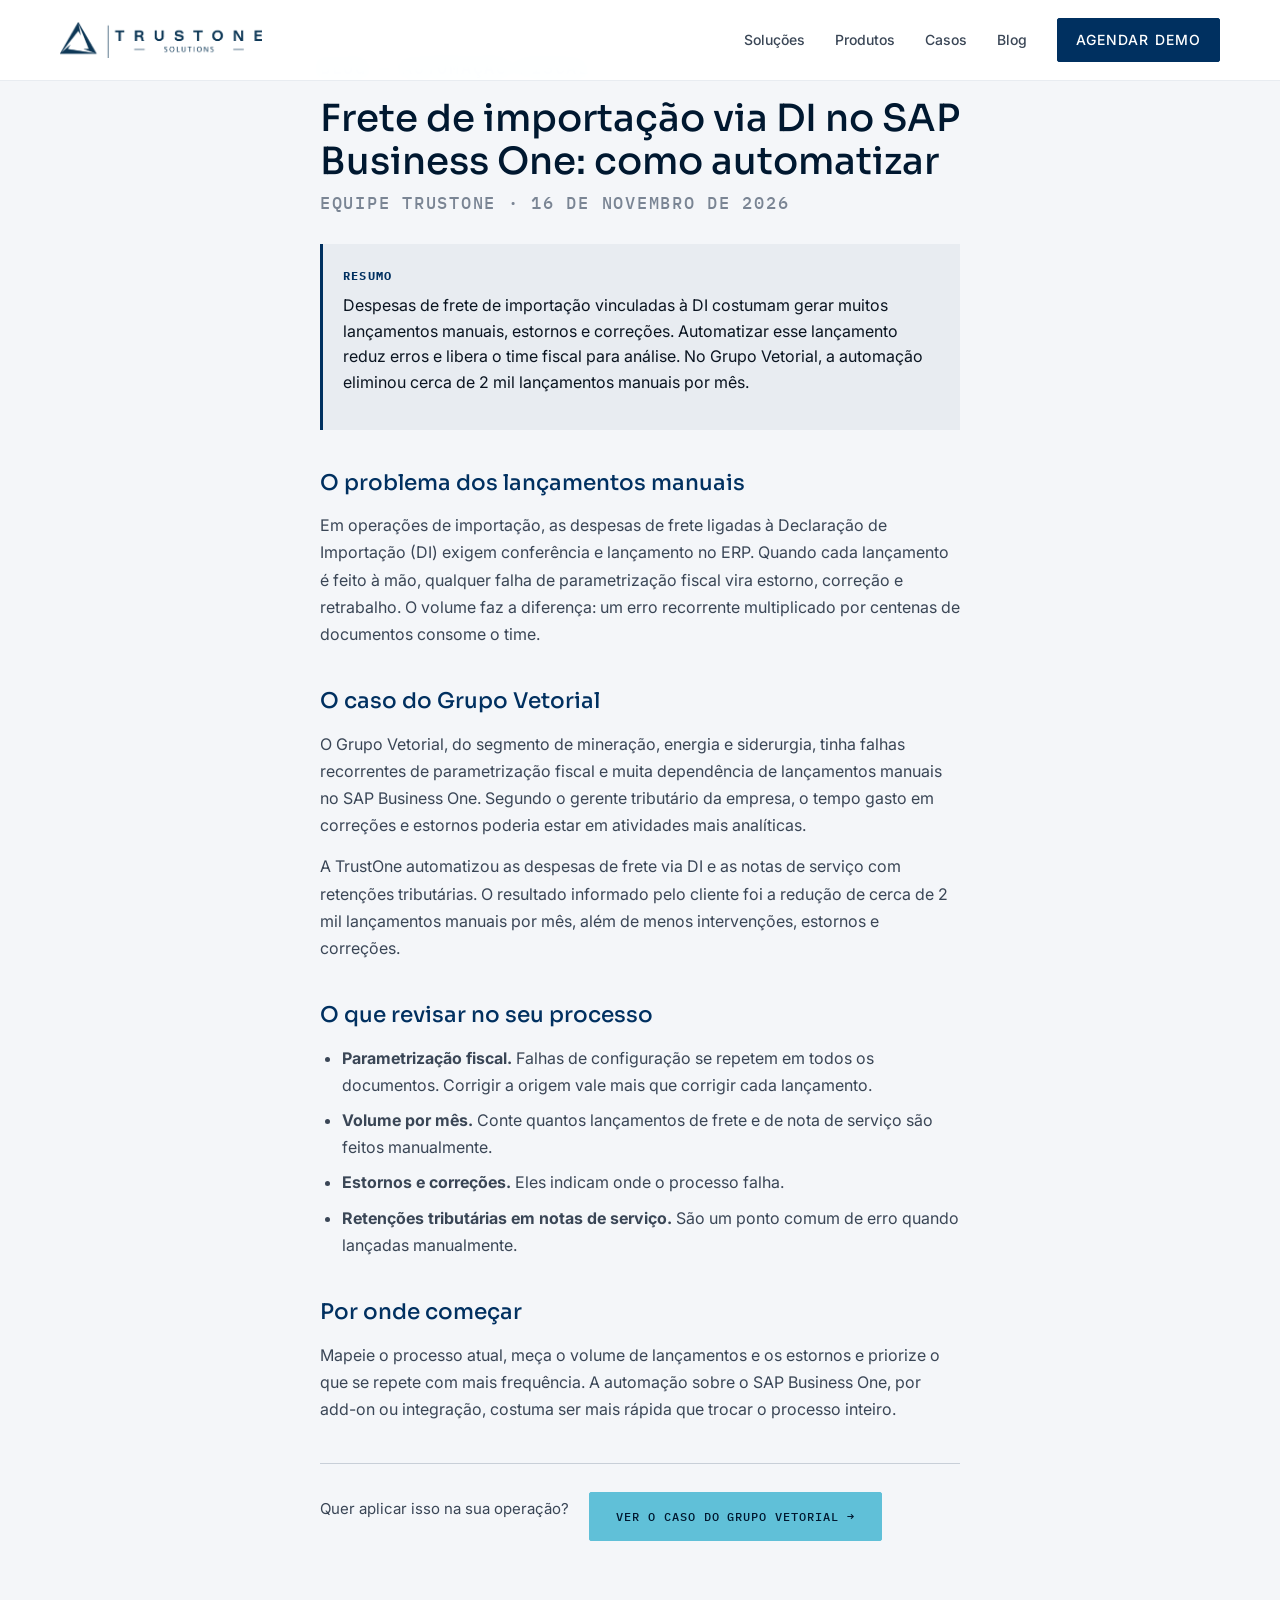
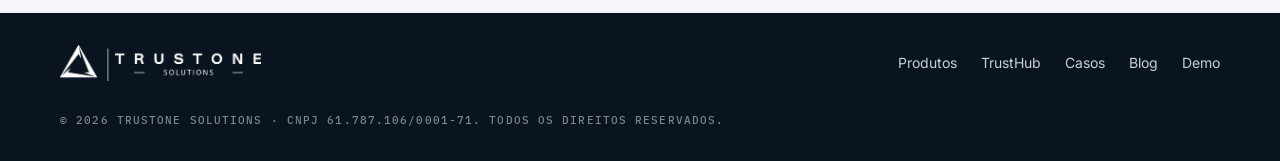
<file: blog/frete-de-importacao-di-sap-business-one.html>
<!DOCTYPE html>
<html lang="pt-BR">
<head>
  <meta charset="UTF-8" />
  <meta name="viewport" content="width=device-width, initial-scale=1.0" />
  <meta name="description" content="Como reduzir lançamentos manuais de despesas de frete vinculadas à Declaração de Importação no SAP Business One, com o exemplo do Grupo Vetorial." />
  <meta name="language" content="pt-BR">
  <link rel="canonical" href="https://trustone.solutions/blog/frete-de-importacao-di-sap-business-one.html" />
  <meta property="og:type" content="article" />
  <meta property="og:locale" content="pt_BR" />
  <meta property="og:site_name" content="TrustOne Solutions" />
  <meta property="og:title" content="Frete de importação via DI no SAP Business One: como automatizar | TrustOne Solutions" />
  <meta property="og:description" content="Como reduzir lançamentos manuais de despesas de frete vinculadas à Declaração de Importação no SAP Business One, com o exemplo do Grupo Vetorial." />
  <meta property="og:url" content="https://trustone.solutions/blog/frete-de-importacao-di-sap-business-one.html" />
  <meta property="og:image" content="https://trustone.solutions/assets/logo_horizontal_2cores.png" />
  <link rel="icon" type="image/png" href="/assets/favicon.png">
  <title>Frete de importação via DI no SAP Business One: como automatizar | TrustOne Solutions</title>
  <link rel="preconnect" href="https://fonts.googleapis.com" />
  <link rel="preconnect" href="https://fonts.gstatic.com" crossorigin />
  <link href="https://fonts.googleapis.com/css2?family=IBM+Plex+Mono:wght@400;500&family=Inter:wght@400;500;600&family=Sora:wght@300;400;500;600&display=swap" rel="stylesheet" />
  <link rel="stylesheet" href="/style.css" />
  <link rel="stylesheet" href="/pages.css" />
  <link rel="stylesheet" href="/blog.css" />
  <script type="application/ld+json">
{
  "@context": "https://schema.org",
  "@type": "BlogPosting",
  "headline": "Frete de importação via DI no SAP Business One: como automatizar",
  "description": "Como reduzir lançamentos manuais de despesas de frete vinculadas à Declaração de Importação no SAP Business One, com o exemplo do Grupo Vetorial.",
  "datePublished": "2026-11-16",
  "dateModified": "2026-11-16",
  "inLanguage": "pt-BR",
  "mainEntityOfPage": "https://trustone.solutions/blog/frete-de-importacao-di-sap-business-one.html",
  "author": {
    "@type": "Organization",
    "name": "TrustOne Solutions",
    "url": "https://trustone.solutions/"
  },
  "publisher": {
    "@type": "Organization",
    "name": "TrustOne Solutions",
    "url": "https://trustone.solutions/",
    "logo": {
      "@type": "ImageObject",
      "url": "https://trustone.solutions/assets/logo_horizontal_2cores.png"
    }
  },
  "image": "https://trustone.solutions/assets/logo_horizontal_2cores.png"
}
  </script>
</head>
<body>
  <header class="site-header" id="header">
    <div class="container header-inner">
      <a href="/index.html" class="logo" aria-label="TrustOne Solutions - Início"><img src="/assets/logo_horizontal_1cor.png" alt="TrustOne Solutions" /></a>
      <nav class="main-nav" id="mainNav" aria-label="Navegação principal">
        <a href="/index.html#solucoes">Soluções</a>
        <a href="/produtos.html">Produtos</a>
        <a href="/casos.html">Casos</a>
        <a href="/blog.html">Blog</a>
        <a href="/index.html#contato" class="btn btn--small">Agendar demo</a>
      </nav>
      <button class="menu-toggle" id="menuToggle" aria-label="Abrir menu" aria-expanded="false" aria-controls="mainNav"><span></span><span></span><span></span></button>
    </div>
  </header>

  <main>
    <article class="post container">
      <p class="caption caption--mono"><a href="/blog.html">Blog</a> — Automação fiscal</p>
      <h1 class="headline post__title">Frete de importação via DI no SAP Business One: como automatizar</h1>
      <p class="caption post__meta">Equipe TrustOne · <time datetime="2026-11-16">16 de novembro de 2026</time></p>
      <div class="post__summary"><strong>Resumo</strong><p>Despesas de frete de importação vinculadas à DI costumam gerar muitos lançamentos manuais, estornos e correções. Automatizar esse lançamento reduz erros e libera o time fiscal para análise. No Grupo Vetorial, a automação eliminou cerca de 2 mil lançamentos manuais por mês.</p></div>
      <div class="post__body">
<h2>O problema dos lançamentos manuais</h2>
<p>Em operações de importação, as despesas de frete ligadas à Declaração de Importação (DI) exigem conferência e lançamento no ERP. Quando cada lançamento é feito à mão, qualquer falha de parametrização fiscal vira estorno, correção e retrabalho. O volume faz a diferença: um erro recorrente multiplicado por centenas de documentos consome o time.</p>
<h2>O caso do Grupo Vetorial</h2>
<p>O Grupo Vetorial, do segmento de mineração, energia e siderurgia, tinha falhas recorrentes de parametrização fiscal e muita dependência de lançamentos manuais no SAP Business One. Segundo o gerente tributário da empresa, o tempo gasto em correções e estornos poderia estar em atividades mais analíticas.</p>
<p>A TrustOne automatizou as despesas de frete via DI e as notas de serviço com retenções tributárias. O resultado informado pelo cliente foi a redução de cerca de 2 mil lançamentos manuais por mês, além de menos intervenções, estornos e correções.</p>
<h2>O que revisar no seu processo</h2>
<ul>
<li><strong>Parametrização fiscal.</strong> Falhas de configuração se repetem em todos os documentos. Corrigir a origem vale mais que corrigir cada lançamento.</li>
<li><strong>Volume por mês.</strong> Conte quantos lançamentos de frete e de nota de serviço são feitos manualmente.</li>
<li><strong>Estornos e correções.</strong> Eles indicam onde o processo falha.</li>
<li><strong>Retenções tributárias em notas de serviço.</strong> São um ponto comum de erro quando lançadas manualmente.</li>
</ul>
<h2>Por onde começar</h2>
<p>Mapeie o processo atual, meça o volume de lançamentos e os estornos e priorize o que se repete com mais frequência. A automação sobre o SAP Business One, por add-on ou integração, costuma ser mais rápida que trocar o processo inteiro.</p>
</div>
      <aside class="post__cta"><p class="body-text">Quer aplicar isso na sua operação?</p><a href="/casos.html" class="btn btn--primary">Ver o caso do Grupo Vetorial <span aria-hidden="true">→</span></a></aside>
    </article>
  </main>

  <footer class="site-footer">
    <div class="container footer-inner">
      <a href="/index.html" class="logo logo--footer" aria-label="TrustOne Solutions - Início"><img src="/assets/logo_horizontal_2cores.png" alt="TrustOne Solutions" /></a>
      <nav class="footer-nav" aria-label="Links do rodapé"><a href="/produtos.html">Produtos</a><a href="/trusthub.html">TrustHub</a><a href="/casos.html">Casos</a><a href="/blog.html">Blog</a><a href="/index.html#contato">Demo</a></nav>
      <p class="caption caption--mono footer__legal">© 2026 TrustOne Solutions · CNPJ 61.787.106/0001-71. Todos os direitos reservados.</p>
    </div>
  </footer>
  <script src="/script.js"></script>
</body>
</html>
</file>
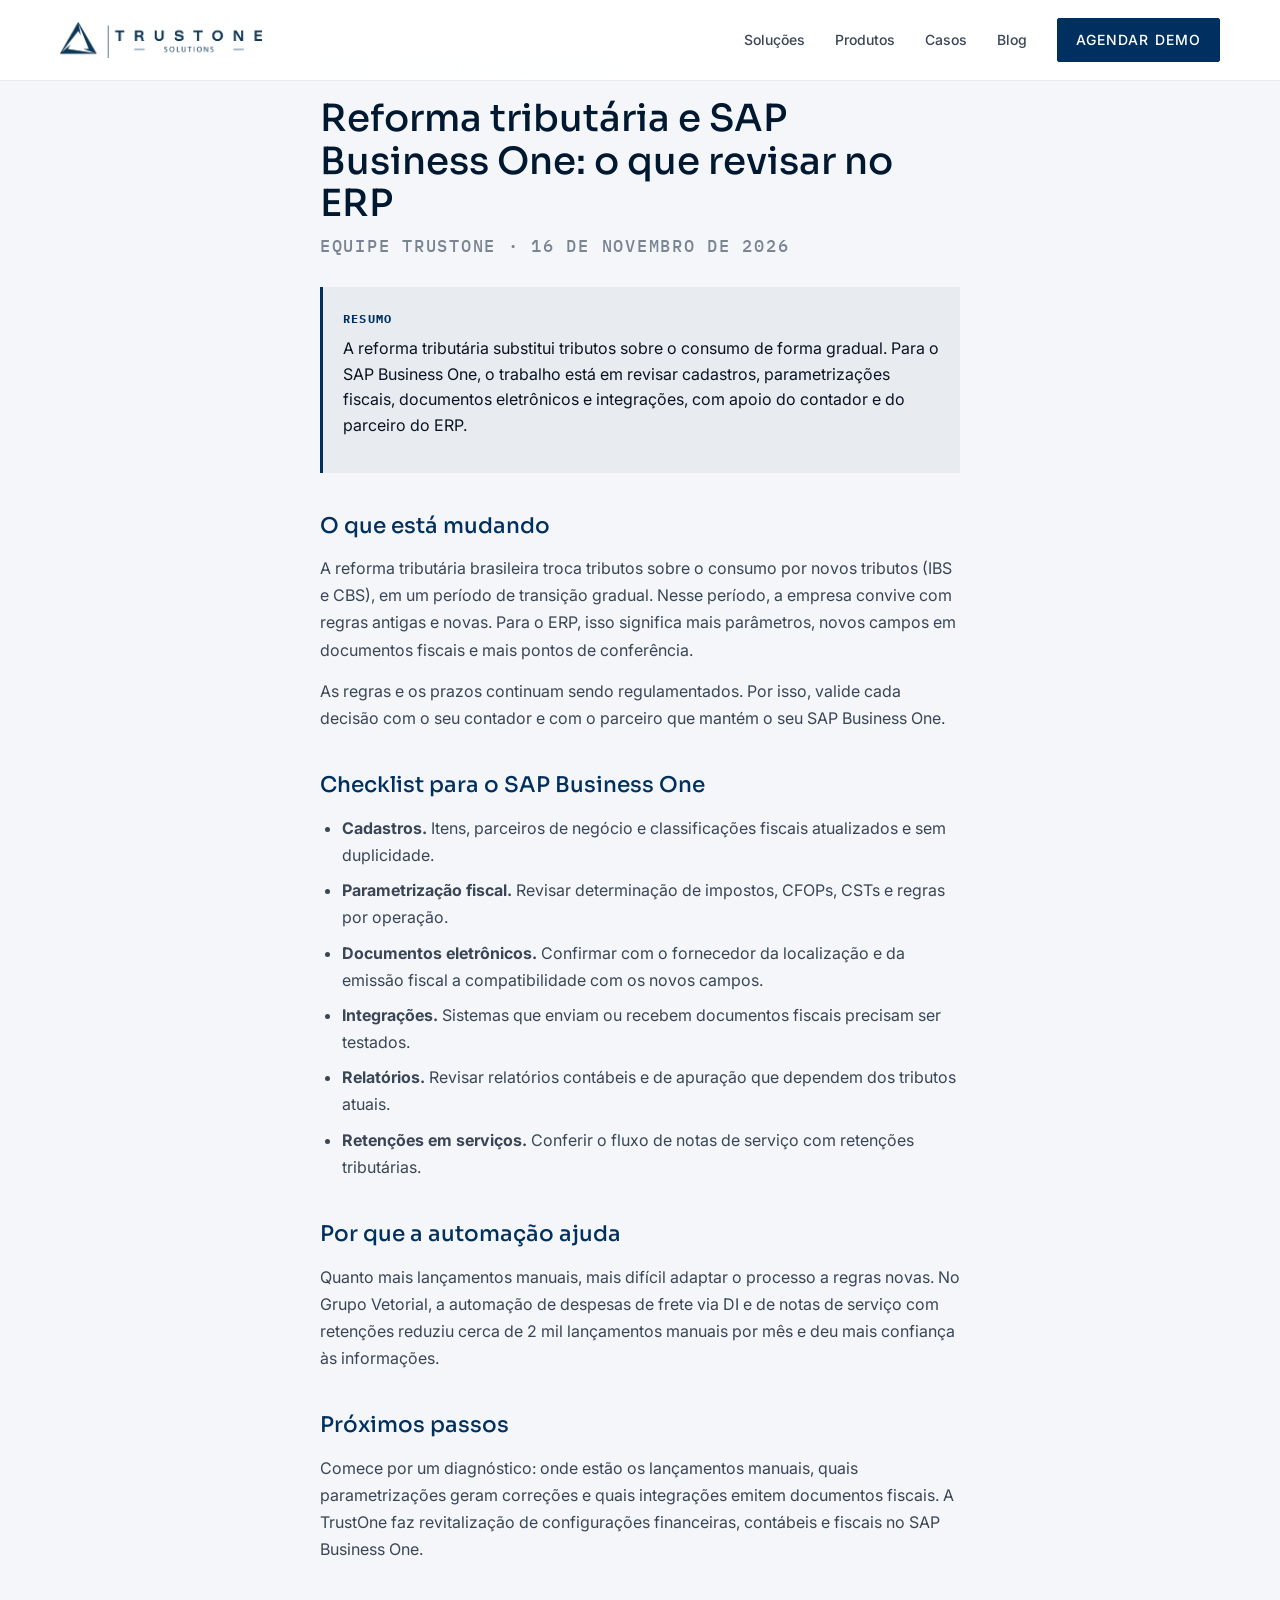
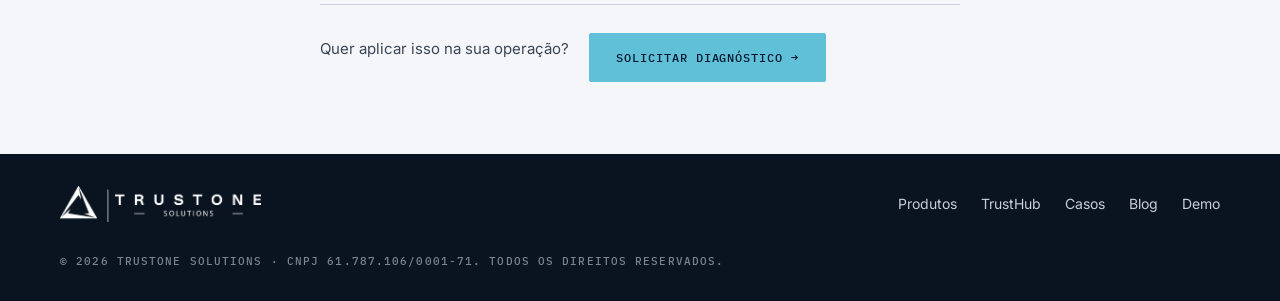
<file: blog/reforma-tributaria-e-sap-business-one.html>
<!DOCTYPE html>
<html lang="pt-BR">
<head>
  <meta charset="UTF-8" />
  <meta name="viewport" content="width=device-width, initial-scale=1.0" />
  <meta name="description" content="Checklist para preparar o SAP Business One para a reforma tributária brasileira: cadastros, parametrizações fiscais, documentos e integrações." />
  <meta name="language" content="pt-BR">
  <link rel="canonical" href="https://trustone.solutions/blog/reforma-tributaria-e-sap-business-one.html" />
  <meta property="og:type" content="article" />
  <meta property="og:locale" content="pt_BR" />
  <meta property="og:site_name" content="TrustOne Solutions" />
  <meta property="og:title" content="Reforma tributária e SAP Business One: o que revisar no ERP | TrustOne Solutions" />
  <meta property="og:description" content="Checklist para preparar o SAP Business One para a reforma tributária brasileira: cadastros, parametrizações fiscais, documentos e integrações." />
  <meta property="og:url" content="https://trustone.solutions/blog/reforma-tributaria-e-sap-business-one.html" />
  <meta property="og:image" content="https://trustone.solutions/assets/logo_horizontal_2cores.png" />
  <link rel="icon" type="image/png" href="/assets/favicon.png">
  <title>Reforma tributária e SAP Business One: o que revisar no ERP | TrustOne Solutions</title>
  <link rel="preconnect" href="https://fonts.googleapis.com" />
  <link rel="preconnect" href="https://fonts.gstatic.com" crossorigin />
  <link href="https://fonts.googleapis.com/css2?family=IBM+Plex+Mono:wght@400;500&family=Inter:wght@400;500;600&family=Sora:wght@300;400;500;600&display=swap" rel="stylesheet" />
  <link rel="stylesheet" href="/style.css" />
  <link rel="stylesheet" href="/pages.css" />
  <link rel="stylesheet" href="/blog.css" />
  <script type="application/ld+json">
{
  "@context": "https://schema.org",
  "@type": "BlogPosting",
  "headline": "Reforma tributária e SAP Business One: o que revisar no ERP",
  "description": "Checklist para preparar o SAP Business One para a reforma tributária brasileira: cadastros, parametrizações fiscais, documentos e integrações.",
  "datePublished": "2026-11-16",
  "dateModified": "2026-11-16",
  "inLanguage": "pt-BR",
  "mainEntityOfPage": "https://trustone.solutions/blog/reforma-tributaria-e-sap-business-one.html",
  "author": {
    "@type": "Organization",
    "name": "TrustOne Solutions",
    "url": "https://trustone.solutions/"
  },
  "publisher": {
    "@type": "Organization",
    "name": "TrustOne Solutions",
    "url": "https://trustone.solutions/",
    "logo": {
      "@type": "ImageObject",
      "url": "https://trustone.solutions/assets/logo_horizontal_2cores.png"
    }
  },
  "image": "https://trustone.solutions/assets/logo_horizontal_2cores.png"
}
  </script>
</head>
<body>
  <header class="site-header" id="header">
    <div class="container header-inner">
      <a href="/index.html" class="logo" aria-label="TrustOne Solutions - Início"><img src="/assets/logo_horizontal_1cor.png" alt="TrustOne Solutions" /></a>
      <nav class="main-nav" id="mainNav" aria-label="Navegação principal">
        <a href="/index.html#solucoes">Soluções</a>
        <a href="/produtos.html">Produtos</a>
        <a href="/casos.html">Casos</a>
        <a href="/blog.html">Blog</a>
        <a href="/index.html#contato" class="btn btn--small">Agendar demo</a>
      </nav>
      <button class="menu-toggle" id="menuToggle" aria-label="Abrir menu" aria-expanded="false" aria-controls="mainNav"><span></span><span></span><span></span></button>
    </div>
  </header>

  <main>
    <article class="post container">
      <p class="caption caption--mono"><a href="/blog.html">Blog</a> — Reforma tributária</p>
      <h1 class="headline post__title">Reforma tributária e SAP Business One: o que revisar no ERP</h1>
      <p class="caption post__meta">Equipe TrustOne · <time datetime="2026-11-16">16 de novembro de 2026</time></p>
      <div class="post__summary"><strong>Resumo</strong><p>A reforma tributária substitui tributos sobre o consumo de forma gradual. Para o SAP Business One, o trabalho está em revisar cadastros, parametrizações fiscais, documentos eletrônicos e integrações, com apoio do contador e do parceiro do ERP.</p></div>
      <div class="post__body">
<h2>O que está mudando</h2>
<p>A reforma tributária brasileira troca tributos sobre o consumo por novos tributos (IBS e CBS), em um período de transição gradual. Nesse período, a empresa convive com regras antigas e novas. Para o ERP, isso significa mais parâmetros, novos campos em documentos fiscais e mais pontos de conferência.</p>
<p>As regras e os prazos continuam sendo regulamentados. Por isso, valide cada decisão com o seu contador e com o parceiro que mantém o seu SAP Business One.</p>
<h2>Checklist para o SAP Business One</h2>
<ul>
<li><strong>Cadastros.</strong> Itens, parceiros de negócio e classificações fiscais atualizados e sem duplicidade.</li>
<li><strong>Parametrização fiscal.</strong> Revisar determinação de impostos, CFOPs, CSTs e regras por operação.</li>
<li><strong>Documentos eletrônicos.</strong> Confirmar com o fornecedor da localização e da emissão fiscal a compatibilidade com os novos campos.</li>
<li><strong>Integrações.</strong> Sistemas que enviam ou recebem documentos fiscais precisam ser testados.</li>
<li><strong>Relatórios.</strong> Revisar relatórios contábeis e de apuração que dependem dos tributos atuais.</li>
<li><strong>Retenções em serviços.</strong> Conferir o fluxo de notas de serviço com retenções tributárias.</li>
</ul>
<h2>Por que a automação ajuda</h2>
<p>Quanto mais lançamentos manuais, mais difícil adaptar o processo a regras novas. No Grupo Vetorial, a automação de despesas de frete via DI e de notas de serviço com retenções reduziu cerca de 2 mil lançamentos manuais por mês e deu mais confiança às informações.</p>
<h2>Próximos passos</h2>
<p>Comece por um diagnóstico: onde estão os lançamentos manuais, quais parametrizações geram correções e quais integrações emitem documentos fiscais. A TrustOne faz revitalização de configurações financeiras, contábeis e fiscais no SAP Business One.</p>
</div>
      <aside class="post__cta"><p class="body-text">Quer aplicar isso na sua operação?</p><a href="/index.html#contato" class="btn btn--primary">Solicitar diagnóstico <span aria-hidden="true">→</span></a></aside>
    </article>
  </main>

  <footer class="site-footer">
    <div class="container footer-inner">
      <a href="/index.html" class="logo logo--footer" aria-label="TrustOne Solutions - Início"><img src="/assets/logo_horizontal_2cores.png" alt="TrustOne Solutions" /></a>
      <nav class="footer-nav" aria-label="Links do rodapé"><a href="/produtos.html">Produtos</a><a href="/trusthub.html">TrustHub</a><a href="/casos.html">Casos</a><a href="/blog.html">Blog</a><a href="/index.html#contato">Demo</a></nav>
      <p class="caption caption--mono footer__legal">© 2026 TrustOne Solutions · CNPJ 61.787.106/0001-71. Todos os direitos reservados.</p>
    </div>
  </footer>
  <script src="/script.js"></script>
</body>
</html>
</file>
<file: style.css>
/* ==========================================================================
   TrustOne Solutions — Brandbook 2026
   Arquivo: style.css
   Tecnologias: CSS3 puro, variáveis (:root), Google Fonts.
   Objetivo: implementar identidade visual com modularidade e consistência.
   ========================================================================== */

/* --------------------------------------------------------------------------
   1. VARIÁVEIS DE MARCA
   Todas as cores, fontes e espaçamentos-base são declarados em :root para
   garantir consistência entre componentes e facilitar manutenção futura.
   -------------------------------------------------------------------------- */
:root {
  /* Primárias */
  --trust-navy: #003060;
  --trust-cyan: #60C0D8;

  /* Secundárias e suporte */
  --navy-900: #001830;
  --navy-600: #184878;
  --violeta: #483060;
  --ciano-300: #B8E2ED;

  /* Neutros estruturais */
  --ink: #0A1420;
  --graphite: #3A4656;
  --stone: #7A8594;
  --fog: #C8CFD8;
  --mist: #E8ECF1;
  --paper: #F4F6F9;

  /* Gradiente institucional — 135° conforme Brandbook p. 38 */
  --gradient-institutional: linear-gradient(
    135deg,
    var(--navy-900) 0%,
    var(--trust-navy) 30%,
    var(--violeta) 65%,
    var(--trust-cyan) 100%
  );

  /* Tipografia */
  --font-sora: 'Sora', sans-serif;           /* Títulos e display */
  --font-inter: 'Inter', sans-serif;         /* Corpo de texto */
  --font-mono: 'IBM Plex Mono', monospace;   /* Labels, captions, metadados */

  /* Unidade de espaçamento-base (X = 40pt convertido para px) */
  --space-unit: 40px;

  /* Transições */
  --transition-fast: 150ms ease;
  --transition-base: 220ms ease;
}

/* --------------------------------------------------------------------------
   2. RESET E BASE
   -------------------------------------------------------------------------- */
*,
*::before,
*::after {
  box-sizing: border-box;
}

html {
  scroll-behavior: smooth;
  -webkit-font-smoothing: antialiased;
  -moz-osx-font-smoothing: grayscale;
}

body {
  margin: 0;
  padding: 0;
  font-family: var(--font-inter);
  font-size: 16px;
  line-height: 1.6;
  color: var(--ink);
  background-color: var(--paper);
}

img {
  max-width: 100%;
  height: auto;
  display: block;
}

a {
  color: inherit;
  text-decoration: none;
}

button {
  font-family: inherit;
}

/* --------------------------------------------------------------------------
   3. TIPOGRAFIA
   A hierarquia respeita o silêncio: pesos leves nos displays, corpo legível
   em Inter e metadados técnicos em IBM Plex Mono.
   -------------------------------------------------------------------------- */

/* Display XXL: 180pt / line-height 0.92 / weight 300 */
.display {
  font-family: var(--font-sora);
  font-weight: 300;
  letter-spacing: -0.02em;
  margin: 0;
}

.display--xxl {
  font-size: clamp(48px, 12vw, 180pt);
  line-height: 0.92;
}

/* Display XL: 120pt / line-height 0.95 / weight 300 */
.display--xl {
  font-size: clamp(42px, 9vw, 120pt);
  line-height: 0.95;
}

/* Display L: 96pt / line-height 0.95 / weight 300 */
.display--l {
  font-size: clamp(36px, 6vw, 96pt);
  line-height: 0.95;
}

/* Headline: 40pt / line-height 1.15 / weight 500 */
.headline {
  font-family: var(--font-sora);
  font-size: clamp(28px, 3.2vw, 28pt);
  font-weight: 500;
  line-height: 1.15;
  color: var(--navy-900);
  margin: 0 0 0.6em;
}

.headline--light {
  color: #ffffff;
}

/* Subhead: 28pt / line-height 1.3 / weight 400 */
.subhead {
  font-family: var(--font-sora);
  font-size: clamp(20px, 1.8vw, 28pt);
  font-weight: 400;
  line-height: 1.3;
  color: var(--trust-navy);
  margin: 0 0 0.4em;
}

/* Corpo de texto (Inter) */
.body-text {
  font-family: var(--font-inter);
  font-size: clamp(15px, 1.15vw, 17px);
  font-weight: 400;
  line-height: 1.65;
  color: var(--graphite);
  margin: 0 0 1em;
}

.body-text--light {
  color: var(--mist);
}

/* Caption / Label (IBM Plex Mono): 13pt / line-height 1.4 / letter-spacing 0.1em / weight 500 */
.caption {
  font-family: var(--font-mono);
  font-size: 13pt;
  font-weight: 500;
  line-height: 1.4;
  letter-spacing: 0.1em;
  text-transform: uppercase;
  color: var(--stone);
  margin: 0 0 1em;
}

.caption--mono {
  color: var(--trust-cyan);
}

.caption--light {
  color: var(--ciano-300);
}

/* Utilitários */
.text-cyan {
  color: var(--trust-cyan);
}

.visually-hidden {
  position: absolute;
  width: 1px;
  height: 1px;
  padding: 0;
  margin: -1px;
  overflow: hidden;
  clip: rect(0, 0, 0, 0);
  white-space: nowrap;
  border: 0;
}

/* --------------------------------------------------------------------------
   4. LAYOUT
   Container centralizado com largura máxima e padding responsivo.
   A unidade X = 40pt é usada como referência para margens verticais.
   -------------------------------------------------------------------------- */
.container {
  width: 100%;
  max-width: 1280px;
  margin: 0 auto;
  padding: 0 clamp(20px, 5vw, calc(var(--space-unit) * 1.5));
}

section {
  padding: calc(var(--space-unit)) 0;
}

/* --------------------------------------------------------------------------
   5. HEADER E NAVEGAÇÃO
   -------------------------------------------------------------------------- */
.site-header {
  position: fixed;
  top: 0;
  left: 0;
  width: 100%;
  z-index: 1000;
  background-color: rgba(255, 255, 255, 0.96);
  backdrop-filter: blur(8px);
  border-bottom: 1px solid var(--mist);
  transition: box-shadow var(--transition-base);
}

.site-header--scrolled {
  box-shadow: 0 2px 12px rgba(10, 20, 32, 0.08);
}

.header-inner {
  display: flex;
  align-items: center;
  justify-content: space-between;
  height: 80px;
}

.logo img {
  height: 36px;
  width: auto;
}

.logo--footer img {
  filter: brightness(0) invert(1);
}

.main-nav {
  display: flex;
  align-items: center;
  gap: calc(var(--space-unit) * 0.75);
}

.main-nav a {
  font-family: var(--font-inter);
  font-size: 14px;
  font-weight: 500;
  color: var(--graphite);
  transition: color var(--transition-fast);
}

.main-nav a:hover {
  color: var(--trust-navy);
}

.main-nav a.btn {
  color: #ffffff;
}

/* Botão hamburger — visível apenas em mobile */
.menu-toggle {
  display: none;
  flex-direction: column;
  justify-content: center;
  width: 40px;
  height: 40px;
  background: transparent;
  border: none;
  cursor: pointer;
  gap: 6px;
  padding: 0;
}

.menu-toggle span {
  display: block;
  width: 24px;
  height: 2px;
  background-color: var(--trust-navy);
  transition: transform var(--transition-fast), opacity var(--transition-fast);
}

.menu-toggle[aria-expanded="true"] span:nth-child(1) {
  transform: translateY(8px) rotate(45deg);
}

.menu-toggle[aria-expanded="true"] span:nth-child(2) {
  opacity: 0;
}

.menu-toggle[aria-expanded="true"] span:nth-child(3) {
  transform: translateY(-8px) rotate(-45deg);
}

/* --------------------------------------------------------------------------
   6. BOTÕES E LINKS
   -------------------------------------------------------------------------- */
.btn {
  display: inline-flex;
  align-items: center;
  justify-content: center;
  gap: 8px;
  font-family: var(--font-mono);
  font-size: 12px;
  font-weight: 500;
  letter-spacing: 0.08em;
  text-transform: uppercase;
  padding: 14px 26px;
  border: 1px solid transparent;
  border-radius: 2px;
  cursor: pointer;
  transition: background-color var(--transition-fast),
              border-color var(--transition-fast),
              color var(--transition-fast),
              transform var(--transition-fast);
}

.btn--primary {
  background-color: var(--trust-cyan);
  color: var(--navy-900);
  border-color: var(--trust-cyan);
}

.btn--primary:hover {
  background-color: var(--ciano-300);
  border-color: var(--ciano-300);
  transform: translateY(-1px);
}

.btn--outline {
  background-color: transparent;
  color: #ffffff;
  border-color: rgba(255, 255, 255, 0.45);
}

.btn--outline:hover {
  background-color: rgba(255, 255, 255, 0.08);
  border-color: rgba(255, 255, 255, 0.8);
}

.btn--small {
  padding: 10px 18px;
  background-color: var(--trust-navy);
  color: #ffffff;
  border-color: var(--trust-navy);
}

.btn--small:hover {
  background-color: var(--navy-600);
  border-color: var(--navy-600);
}

.btn--large {
  padding: 18px 34px;
  font-size: 13px;
}

.link-arrow {
  display: inline-flex;
  align-items: center;
  gap: 6px;
  margin-top: auto;
  font-family: var(--font-inter);
  font-size: 14px;
  font-weight: 500;
  color: var(--trust-navy);
  transition: gap var(--transition-fast);
}

.link-arrow:hover {
  gap: 10px;
}

/* --------------------------------------------------------------------------
   7. HERO
   Fundo com gradiente institucional de 135°. Texto claro sobre fundo escuro.
   -------------------------------------------------------------------------- */
.hero {
  position: relative;
  display: flex;
  align-items: center;
  padding-top: calc(var(--space-unit) * 4);
  padding-bottom: calc(var(--space-unit) * 2);
  background: var(--gradient-institutional);
  color: #ffffff;
  overflow: hidden;
}

.hero::after {
  content: "";
  position: absolute;
  inset: 0;
  background: radial-gradient(circle at 70% 30%, rgba(96, 192, 216, 0.2), transparent 50%);
  pointer-events: none;
}

.hero__content {
  position: relative;
  z-index: 1;
}

.hero__eyebrow {
  margin-bottom: 1.2em;
  opacity: 0.9;
}

.hero__title {
  color: #ffffff;
  margin-bottom: 0.35em;
}

.hero__lead {
  max-width: 540px;
  color: var(--mist);
  font-size: clamp(16px, 1.4vw, 19px);
  margin-bottom: 2em;
}

.hero__actions {
  display: flex;
  flex-wrap: wrap;
  gap: 14px;
}

/* --------------------------------------------------------------------------
   8. MÉTRICAS
   Números em Sora, labels em IBM Plex Mono. Fundo claro para contraste.
   -------------------------------------------------------------------------- */
.metrics {
  background-color: #ffffff;
  border-bottom: 1px solid var(--mist);
}

.metrics__grid {
  display: grid;
  grid-template-columns: repeat(4, 1fr);
  gap: calc(var(--space-unit) * 0.75);
}

.metric-card {
  display: flex;
  flex-direction: column;
  gap: 6px;
}

.metric-card__number {
  font-family: var(--font-sora);
  font-size: clamp(36px, 4.5vw, 56px);
  font-weight: 300;
  line-height: 1;
  color: var(--trust-navy);
}

.metric-card__label {
  font-family: var(--font-mono);
  font-size: 11px;
  font-weight: 500;
  letter-spacing: 0.1em;
  text-transform: uppercase;
  color: var(--stone);
}

/* --------------------------------------------------------------------------
   9. SEÇÃO DE SOLUÇÕES E CARDS
   Cards com bordas limpas, sombra sutil e uso generoso de espaço em branco.
   -------------------------------------------------------------------------- */
.solutions {
  background-color: var(--paper);
}

.section-header {
  max-width: 680px;
  margin-bottom: calc(var(--space-unit) * 1.25);
}

.section-header__lead {
  color: var(--stone);
}

.cards-grid {
  display: grid;
  grid-template-columns: repeat(3, minmax(0, 1fr));
  gap: calc(var(--space-unit) * 0.75);
}

.solution-card {
  display: flex;
  flex-direction: column;
  background-color: #ffffff;
  border: 1px solid var(--mist);
  border-radius: 2px;
  padding: calc(var(--space-unit) * 0.8);
  transition: border-color var(--transition-base),
              box-shadow var(--transition-base),
              transform var(--transition-base);
}

.solution-card:hover {
  border-color: var(--fog);
  box-shadow: 0 12px 32px rgba(10, 20, 32, 0.06);
  transform: translateY(-4px);
}

.solution-card__icon {
  width: 48px;
  height: 48px;
  color: var(--trust-navy);
  margin-bottom: calc(var(--space-unit) * 0.45);
}

.solution-card__icon svg {
  width: 100%;
  height: 100%;
}

/* --------------------------------------------------------------------------
   10. DIFERENCIAIS
   -------------------------------------------------------------------------- */
.edge {
  background-color: #ffffff;
}

.edge__layout {
  display: grid;
  grid-template-columns: 1fr 1fr;
  gap: calc(var(--space-unit) * 1.5);
  align-items: center;
}

.edge__copy {
  max-width: 560px;
}

.check-list {
  list-style: none;
  padding: 0;
  margin: 0 0 calc(var(--space-unit) * 0.8);
  display: flex;
  flex-direction: column;
  gap: 16px;
}

.check-list li {
  display: flex;
  align-items: center;
  gap: 14px;
  font-family: var(--font-inter);
  font-size: 16px;
  line-height: 1.5;
  color: var(--graphite);
}

/* Símbolo do check do logotipo usado como selo/bullet autônomo */
.check-list__icon {
  flex-shrink: 0;
  display: flex;
  align-items: center;
  justify-content: center;
  width: 24px;
  height: 24px;
  background-color: var(--trust-cyan);
  border-radius: 4px;
}

.check-list__icon img {
  width: 20px;
  height: auto;
  display: block;
}

.gradient-block {
  width: 100%;
  aspect-ratio: 4 / 3;
  background: var(--gradient-institutional);
  border-radius: 2px;
  opacity: 0.95;
}

/* --------------------------------------------------------------------------
   11. CTA FINAL
   -------------------------------------------------------------------------- */
.cta {
  background-color: var(--navy-900);
  text-align: center;
}

.cta--trusthub {
  position: relative;
  overflow: hidden;
}

.cta--trusthub::before {
  position: absolute;
  inset: 0;
  content: "";
  background-image: url("assets/triangles_pattern.svg");
  background-repeat: repeat;
  background-size: 112px 112px;
  -webkit-mask-image: linear-gradient(to right, transparent 0, transparent 50%, #000 100%);
  mask-image: linear-gradient(to right, transparent 0, transparent 50%, #000 100%);
  opacity: .15;
  pointer-events: none;
}

.cta--trusthub .cta__content {
  position: relative;
  z-index: 1;
}

.cta__content {
  max-width: 720px;
}

/* --------------------------------------------------------------------------
   12. CONTATO
   -------------------------------------------------------------------------- */
.contact {
  background-color: var(--paper);
}

.contact__layout {
  display: grid;
  grid-template-columns: minmax(0, 0.8fr) minmax(0, 1.2fr);
  gap: calc(var(--space-unit) * 1.5);
  align-items: start;
}

.contact__details {
  max-width: 500px;
}

.contact__channels {
  display: grid;
  gap: 22px;
  margin-top: calc(var(--space-unit) * 0.8);
}

.contact-channel {
  display: flex;
  align-items: flex-start;
  gap: 14px;
  color: var(--graphite);
}

.contact-channel[href] {
  transition: color var(--transition-fast);
}

.contact-channel[href]:hover {
  color: var(--trust-navy);
}

.contact-channel__icon {
  flex: 0 0 24px;
  width: 24px;
  height: 24px;
  color: var(--trust-cyan);
}

.contact-channel__icon svg {
  display: block;
  width: 100%;
  height: 100%;
}

.contact-channel strong,
.contact-channel small {
  display: block;
}

.contact-channel strong {
  font-family: var(--font-inter);
  font-size: 15px;
  font-weight: 600;
  line-height: 1.35;
  color: var(--ink);
}

.contact-channel small {
  margin-top: 3px;
  font-family: var(--font-inter);
  font-size: 14px;
  line-height: 1.5;
  color: var(--graphite);
}

.contact__socials {
  margin-top: calc(var(--space-unit) * 1.1);
}

.contact__socials .caption {
  margin-bottom: 12px;
}

.contact__social-links {
  display: flex;
  flex-wrap: wrap;
  gap: 10px;
}

.contact__social-links a {
  border: 1px solid var(--fog);
  padding: 9px 13px;
  font-family: var(--font-mono);
  font-size: 11px;
  font-weight: 500;
  letter-spacing: 0.04em;
  color: var(--trust-navy);
  transition: border-color var(--transition-fast), background-color var(--transition-fast), color var(--transition-fast);
}

.contact__social-links a:hover {
  border-color: var(--trust-navy);
  background-color: var(--trust-navy);
  color: #ffffff;
}

.contact__form {
  min-height: 720px;
  overflow: hidden;
  background-color: var(--ink);
  border-radius: 2px;
}

.contact__form iframe {
  display: block;
  width: 100%;
  height: 1200px;
  min-height: 720px;
  border: 0;
  background-color: var(--ink);
}

/* --------------------------------------------------------------------------
   13. FOOTER
   -------------------------------------------------------------------------- */
.site-footer {
  background-color: var(--ink);
  color: #ffffff;
  padding: calc(var(--space-unit) * 0.8) 0;
}

.footer-inner {
  display: flex;
  flex-wrap: wrap;
  align-items: center;
  justify-content: space-between;
  gap: 20px;
}

.footer-nav {
  display: flex;
  gap: calc(var(--space-unit) * 0.6);
}

.footer-nav a {
  font-family: var(--font-inter);
  font-size: 14px;
  color: var(--fog);
  transition: color var(--transition-fast);
}

.footer-nav a:hover {
  color: #ffffff;
}

.footer__legal {
  width: 100%;
  margin-top: 12px;
  margin-bottom: 0;
  color: var(--stone);
  font-size: 11px;
}

/* --------------------------------------------------------------------------
   14. RESPONSIVIDADE
   -------------------------------------------------------------------------- */
@media (max-width: 1024px) {
  .cards-grid {
    grid-template-columns: repeat(2, 1fr);
  }
}

@media (max-width: 768px) {
  .main-nav {
    position: fixed;
    top: 80px;
    left: 0;
    width: 100%;
    flex-direction: column;
    align-items: flex-start;
    gap: 0;
    background-color: #ffffff;
    border-bottom: 1px solid var(--mist);
    padding: 16px clamp(20px, 5vw, calc(var(--space-unit) * 1.5));
    transform: translateY(-120%);
    opacity: 0;
    pointer-events: none;
    transition: transform var(--transition-base), opacity var(--transition-base);
  }

  .main-nav.is-open {
    transform: translateY(0);
    opacity: 1;
    pointer-events: auto;
  }

  .main-nav a {
    display: block;
    width: 100%;
    padding: 14px 0;
    border-bottom: 1px solid var(--mist);
  }

  .main-nav a.btn {
    margin-top: 12px;
    text-align: center;
    border: none;
  }

  .menu-toggle {
    display: flex;
  }

  .metrics__grid {
    grid-template-columns: repeat(2, 1fr);
    gap: calc(var(--space-unit) * 0.5);
  }

  .cards-grid {
    grid-template-columns: 1fr;
  }

  .edge__layout,
  .contact__layout {
    grid-template-columns: 1fr;
    gap: calc(var(--space-unit));
  }

  .contact__details {
    max-width: none;
  }

  .contact__form {
    min-height: 640px;
  }

  .contact__form iframe {
    min-height: 640px;
  }

  .gradient-block {
    max-width: 420px;
  }

  .hero__actions {
    flex-direction: column;
    align-items: flex-start;
  }
}

@media (max-width: 480px) {
  .metrics__grid {
    grid-template-columns: 1fr;
  }

  .footer-inner {
    flex-direction: column;
    align-items: flex-start;
  }
}


/* ==========================================================================
   Formulário de contato (API própria)
   ========================================================================== */
.contact__form { padding: 32px; }
.lead-form { display: grid; grid-template-columns: 1fr 1fr; gap: 20px; }
.lead-form .field { display: flex; flex-direction: column; gap: 6px; min-width: 0; }
.lead-form .field--full, .lead-form__status, .lead-form__submit { grid-column: 1 / -1; }
.lead-form label { font-family: var(--font-mono); font-size: 12px; letter-spacing: .04em; color: var(--ciano-300); }
.lead-form input, .lead-form select, .lead-form textarea {
  width: 100%; padding: 12px 14px; font: 15px var(--font-inter); color: #fff;
  background: rgba(255,255,255,.06); border: 1px solid rgba(255,255,255,.2); border-radius: 2px;
  transition: border-color var(--transition-fast);
}
.lead-form select option { color: #0A1420; }
.lead-form input:focus, .lead-form select:focus, .lead-form textarea:focus { outline: none; border-color: var(--trust-cyan); }
.lead-form .is-invalid { border-color: #ff7b7b; }
.lead-form__trap { position: absolute; left: -9999px; }
.lead-form__status { margin: 0; min-height: 1.4em; font-size: 14px; color: var(--fog); }
.lead-form__status.is-error { color: #ff9b9b; }
.lead-form__status.is-ok { color: #8fe0b0; }
.lead-form__submit[disabled] { opacity: .6; cursor: wait; }
@media (max-width: 768px) {
  .contact__form { padding: 20px; min-height: 0; }
  .lead-form { grid-template-columns: 1fr; }
}
</file>
<file: pages.css>
.feature-grid,
.audience-grid,
.benefit-grid,
.case-grid {
  display: grid;
  grid-template-columns: repeat(3, minmax(0, 1fr));
  gap: 24px;
}

.feature-card,
.audience-card,
.benefit-card,
.case-card {
  display: flex;
  flex-direction: column;
  min-width: 0;
  padding: 32px;
  background: #ffffff;
  border: 1px solid var(--mist);
}

.product-card--featured {
  position: relative;
  overflow: hidden;
  background: var(--trust-navy);
  border-color: var(--navy-900);
}

.product-card--featured::before {
  position: absolute;
  inset: 0;
  content: "";
  background-image: url("assets/check_margin.svg");
  background-repeat: repeat;
  background-position: -10px -12px;
  background-size: 48px 48px;
  padding: 12px;
  opacity: .09;
  pointer-events: none;
}

.product-card--featured > * {
  position: relative;
  z-index: 1;
}

.product-card--featured .subhead,
.product-card--featured .body-text,
.product-card--featured .link-arrow {
  color: #ffffff;
}

.card-kicker,
.step__number {
  display: block;
  margin-bottom: 22px;
  font-family: var(--font-mono);
  font-size: 12px;
  font-weight: 500;
  letter-spacing: .1em;
  color: var(--trust-cyan);
  text-transform: uppercase;
}

.feature-card .body-text,
.benefit-card .body-text {
  margin-bottom: 24px;
}

.trusthub-hero__layout {
  position: relative;
  z-index: 1;
  display: grid;
  grid-template-columns: minmax(0, 1fr) minmax(340px, .82fr);
  gap: calc(var(--space-unit) * 1.25);
  align-items: center;
}

.app-preview {
  display: flex;
  justify-content: center;
  padding: 14px;
  /* background: rgba(255,255,255,.16); */
  /* border: 1px solid rgba(255,255,255,.28); */
  border-radius: 4px;
  /* box-shadow: 0 24px 54px rgba(0, 24, 48, .28); */
}

.app-preview img {
  width: min(100%, 330px);
  height: auto;
}

.problem-section {
  background: var(--paper);
}

.problem-layout,
.integration-layout,
.security-layout {
  display: grid;
  grid-template-columns: minmax(0, .9fr) minmax(0, 1.1fr);
  gap: calc(var(--space-unit) * 1.5);
  align-items: start;
}

.problem-list,
.security-list {
  display: grid;
  gap: 0;
  margin: 0;
  padding: 0;
  list-style: none;
  border-top: 1px solid var(--fog);
}

.problem-list li,
.security-list li {
  display: flex;
  align-items: center;
  gap: 14px;
  padding: 20px 0;
  border-bottom: 1px solid var(--fog);
  color: var(--graphite);
}

.solution-section {
  background: #ffffff;
}

.solution-intro {
  max-width: 720px;
  margin-bottom: 42px;
}

.app-gallery {
  background: var(--paper);
}

.app-gallery__layout {
  display: flex;
  gap: 20px;
  overflow-x: auto;
  padding: 0 0 16px;
  scroll-snap-type: x mandatory;
  scrollbar-color: var(--trust-cyan) var(--mist);
  scrollbar-width: thin;
}

.app-gallery__layout::-webkit-scrollbar {
  height: 8px;
}

.app-gallery__layout::-webkit-scrollbar-track {
  background: var(--mist);
}

.app-gallery__layout::-webkit-scrollbar-thumb {
  background: var(--trust-cyan);
}

.app-gallery__item {
  display: flex;
  flex: 0 0 310px;
  flex-direction: column;
  overflow: hidden;
  scroll-snap-align: start;
  background: #ffffff;
  border: 1px solid var(--mist);
}

.app-gallery__image {
  display: flex;
  align-items: flex-start;
  justify-content: center;
  min-height: 390px;
  overflow: hidden;
  padding: 24px 24px 0;
  background: var(--gradient-institutional);
}

.app-gallery__image img {
  width: auto;
  max-width: 100%;
  height: 440px;
  object-fit: contain;
  object-position: top;
  filter: drop-shadow(0 16px 20px rgba(0, 0, 0, .25));
}

.app-gallery__copy {
  padding: 24px;
}

.app-gallery__copy .card-kicker {
  margin-bottom: 12px;
}

.app-gallery__copy .subhead {
  font-size: 22px;
}

.app-gallery__copy .body-text {
  margin-bottom: 0;
  font-size: 14px;
}

.flow-section {
  background: var(--navy-900);
}

.flow-section .headline,
.flow-section .body-text {
  color: #ffffff;
}

.flow-grid {
  display: grid;
  grid-template-columns: repeat(4, minmax(0, 1fr));
  gap: 1px;
  background: rgba(255,255,255,.22);
}

.flow-step {
  min-height: 230px;
  padding: 30px;
  background: var(--navy-900);
}

.flow-step h3 {
  margin: 0 0 12px;
  font-family: var(--font-sora);
  font-size: 27px;
  font-weight: 400;
  color: #ffffff;
}

.flow-step p {
  margin: 0;
  font-size: 15px;
  line-height: 1.6;
  color: var(--fog);
}

.feature-grid {
  grid-template-columns: repeat(2, minmax(0, 1fr));
}

.feature-card {
  min-height: 190px;
  padding: 28px;
}

.feature-card .subhead {
  font-size: 22px;
}

.integration-section {
  background: var(--paper);
}

.integration-quote {
  padding: 38px;
  background: var(--gradient-institutional);
  color: #ffffff;
}

.integration-quote p {
  margin: 0;
  font-family: var(--font-sora);
  font-size: clamp(24px, 2.5vw, 34px);
  font-weight: 300;
  line-height: 1.3;
}

.audience-grid {
  grid-template-columns: repeat(5, minmax(0, 1fr));
  gap: 12px;
}

.audience-card {
  min-height: 150px;
  padding: 24px;
  background: var(--paper);
}

.audience-card .subhead {
  font-size: 18px;
}

.benefit-grid {
  grid-template-columns: repeat(2, minmax(0, 1fr));
}

.security-section {
  background: var(--paper);
}

.final-cta {
  background: var(--gradient-institutional);
  text-align: center;
}

.final-cta .headline,
.final-cta .body-text {
  color: #ffffff;
}

.final-cta .body-text {
  max-width: 660px;
  margin-right: auto;
  margin-left: auto;
  color: var(--mist);
}

.final-cta__content {
  max-width: 880px;
}

.final-cta__support {
  margin-top: 22px;
  font-size: 14px;
  color: var(--ciano-300);
}

.final-cta__support a {
  text-decoration: underline;
  text-underline-offset: 4px;
}

.case-grid {
  grid-template-columns: repeat(2, minmax(0, 1fr));
}

.case-card {
  min-height: 250px;
  background: #ffffff;
}

.case-card__detail {
  display: grid;
  gap: 4px;
  padding: 16px 0;
  border-top: 1px solid var(--mist);
  font-size: 14px;
  line-height: 1.55;
  color: var(--graphite);
}

.case-card__detail strong {
  font-family: var(--font-mono);
  font-size: 11px;
  font-weight: 500;
  letter-spacing: .08em;
  text-transform: uppercase;
  color: var(--trust-navy);
}

.case-card__quote {
  margin: 16px 0 0;
  font-family: var(--font-sora);
  font-size: 18px;
  font-weight: 400;
  line-height: 1.45;
  color: var(--trust-navy);
}

.case-card__author {
  display: grid;
  gap: 2px;
  margin: auto 0 0;
  font-family: var(--font-inter);
  font-size: 14px;
  line-height: 1.4;
  text-align: right;
  color: var(--trust-cyan);
}

.case-card__author span:first-child {
  font-weight: 600;
}

.case-card__author span:last-child {
  font-weight: 400;
}

.case-card__status {
  color: var(--trust-cyan);
}

.empty-case {
  padding: calc(var(--space-unit) * 1.5);
  border: 1px dashed var(--fog);
  text-align: center;
  color: var(--stone);
}

.case-card__link {
  margin-top: 14px;
  padding: 0;
  border: 0;
  background: none;
  cursor: pointer;
}

.case-modal {
  width: min(760px, calc(100vw - 40px));
  max-height: calc(100vh - 80px);
  margin: auto;
  padding: 0;
  border: 0;
  border-radius: 4px;
  background: #ffffff;
  box-shadow: 0 24px 64px rgba(0, 24, 48, 0.24);
}

.case-modal::backdrop {
  background: rgba(10, 20, 32, 0.55);
  backdrop-filter: blur(4px);
}

.case-modal__inner {
  display: flex;
  flex-direction: column;
  max-height: calc(100vh - 80px);
}

.case-modal__header {
  display: flex;
  align-items: flex-start;
  justify-content: space-between;
  gap: 16px;
  padding: calc(var(--space-unit) * 0.75) calc(var(--space-unit) * 0.75) calc(var(--space-unit) * 0.5);
  border-bottom: 1px solid var(--mist);
}

.case-modal__title {
  margin-bottom: 4px;
}

.case-modal__meta {
  margin-bottom: 0;
  text-transform: none;
  letter-spacing: 0.02em;
}

.case-modal__close {
  flex-shrink: 0;
  width: 36px;
  height: 36px;
  border: 1px solid var(--fog);
  border-radius: 50%;
  background: none;
  font-size: 20px;
  line-height: 1;
  color: var(--graphite);
  cursor: pointer;
  transition: color var(--transition-fast), border-color var(--transition-fast);
}

.case-modal__close:hover {
  color: var(--trust-navy);
  border-color: var(--trust-navy);
}

.case-modal__body {
  padding: calc(var(--space-unit) * 0.75);
  overflow-y: auto;
}

.case-modal__qa {
  padding: 18px 0;
  border-bottom: 1px solid var(--mist);
}

.case-modal__qa:last-child {
  border-bottom: 0;
}

.case-modal__qa h3 {
  font-family: var(--font-sora);
  font-size: 15px;
  font-weight: 600;
  line-height: 1.45;
  color: var(--trust-navy);
  margin: 0 0 8px;
}

.case-modal__qa p {
  font-size: 14px;
  line-height: 1.65;
  color: var(--graphite);
  margin: 0;
}

@media (max-width: 768px) {
  .case-modal__header,
  .case-modal__body {
    padding-left: 24px;
    padding-right: 24px;
  }
}

@media (max-width: 1024px) {
  .case-grid {
    grid-template-columns: repeat(2, minmax(0, 1fr));
  }

  .audience-grid {
    grid-template-columns: repeat(3, minmax(0, 1fr));
  }

  .trusthub-hero__layout,
  .problem-layout,
  .integration-layout,
  .security-layout {
    grid-template-columns: 1fr;
  }
}

@media (max-width: 768px) {
  .feature-grid,
  .benefit-grid,
  .case-grid,
  .audience-grid,
  .flow-grid {
    grid-template-columns: 1fr;
  }

  .app-gallery__item {
    flex-basis: min(310px, 82vw);
  }

  .app-preview__screen {
    min-height: auto;
  }
}

/* FAQ do TrustHub */
.faq-section { padding: 72px 0 24px; }
.faq-list { max-width: 820px; display: grid; gap: 10px; }
.faq-item { background: #fff; border: 1px solid var(--fog); border-radius: 6px; }
.faq-item summary { cursor: pointer; padding: 16px 20px; font-family: "Sora", sans-serif; font-weight: 500; color: var(--trust-navy); list-style: none; display: flex; justify-content: space-between; gap: 16px; }
.faq-item summary::-webkit-details-marker { display: none; }
.faq-item summary::after { content: "+"; color: var(--navy-600); font-family: "IBM Plex Mono", monospace; }
.faq-item[open] summary::after { content: "−"; }
.faq-item p { padding: 0 20px 18px; margin: 0; color: var(--graphite); }
</file>
<file: blog.css>
/* Blog TrustOne: leitura de artigos */
.post { max-width: 760px; padding-top: 56px; padding-bottom: 72px; }
.post__title { margin: 12px 0 8px; }
.post__meta { margin-bottom: 28px; }
.post__summary { background: var(--mist); border-left: 3px solid var(--trust-navy); padding: 18px 20px; margin-bottom: 32px; }
.post__summary strong { font-family: "IBM Plex Mono", monospace; font-size: 12px; letter-spacing: .1em; text-transform: uppercase; color: var(--trust-navy); }
.post__summary p { margin-top: 6px; color: var(--ink); }
.post__body h2 { font-family: "Sora", sans-serif; font-weight: 500; font-size: 1.35rem; color: var(--trust-navy); margin: 36px 0 12px; }
.post__body p, .post__body li { line-height: 1.7; color: var(--graphite); }
.post__body p { margin: 0 0 14px; }
.post__body ul { margin: 0 0 14px; padding-left: 22px; display: grid; gap: 8px; }
.post__cta { margin-top: 40px; padding-top: 28px; border-top: 1px solid var(--fog); display: flex; flex-wrap: wrap; align-items: center; gap: 12px 20px; }
.case-card .subhead a { color: inherit; text-decoration: none; }
.case-card .subhead a:hover { text-decoration: underline; }
</file>
